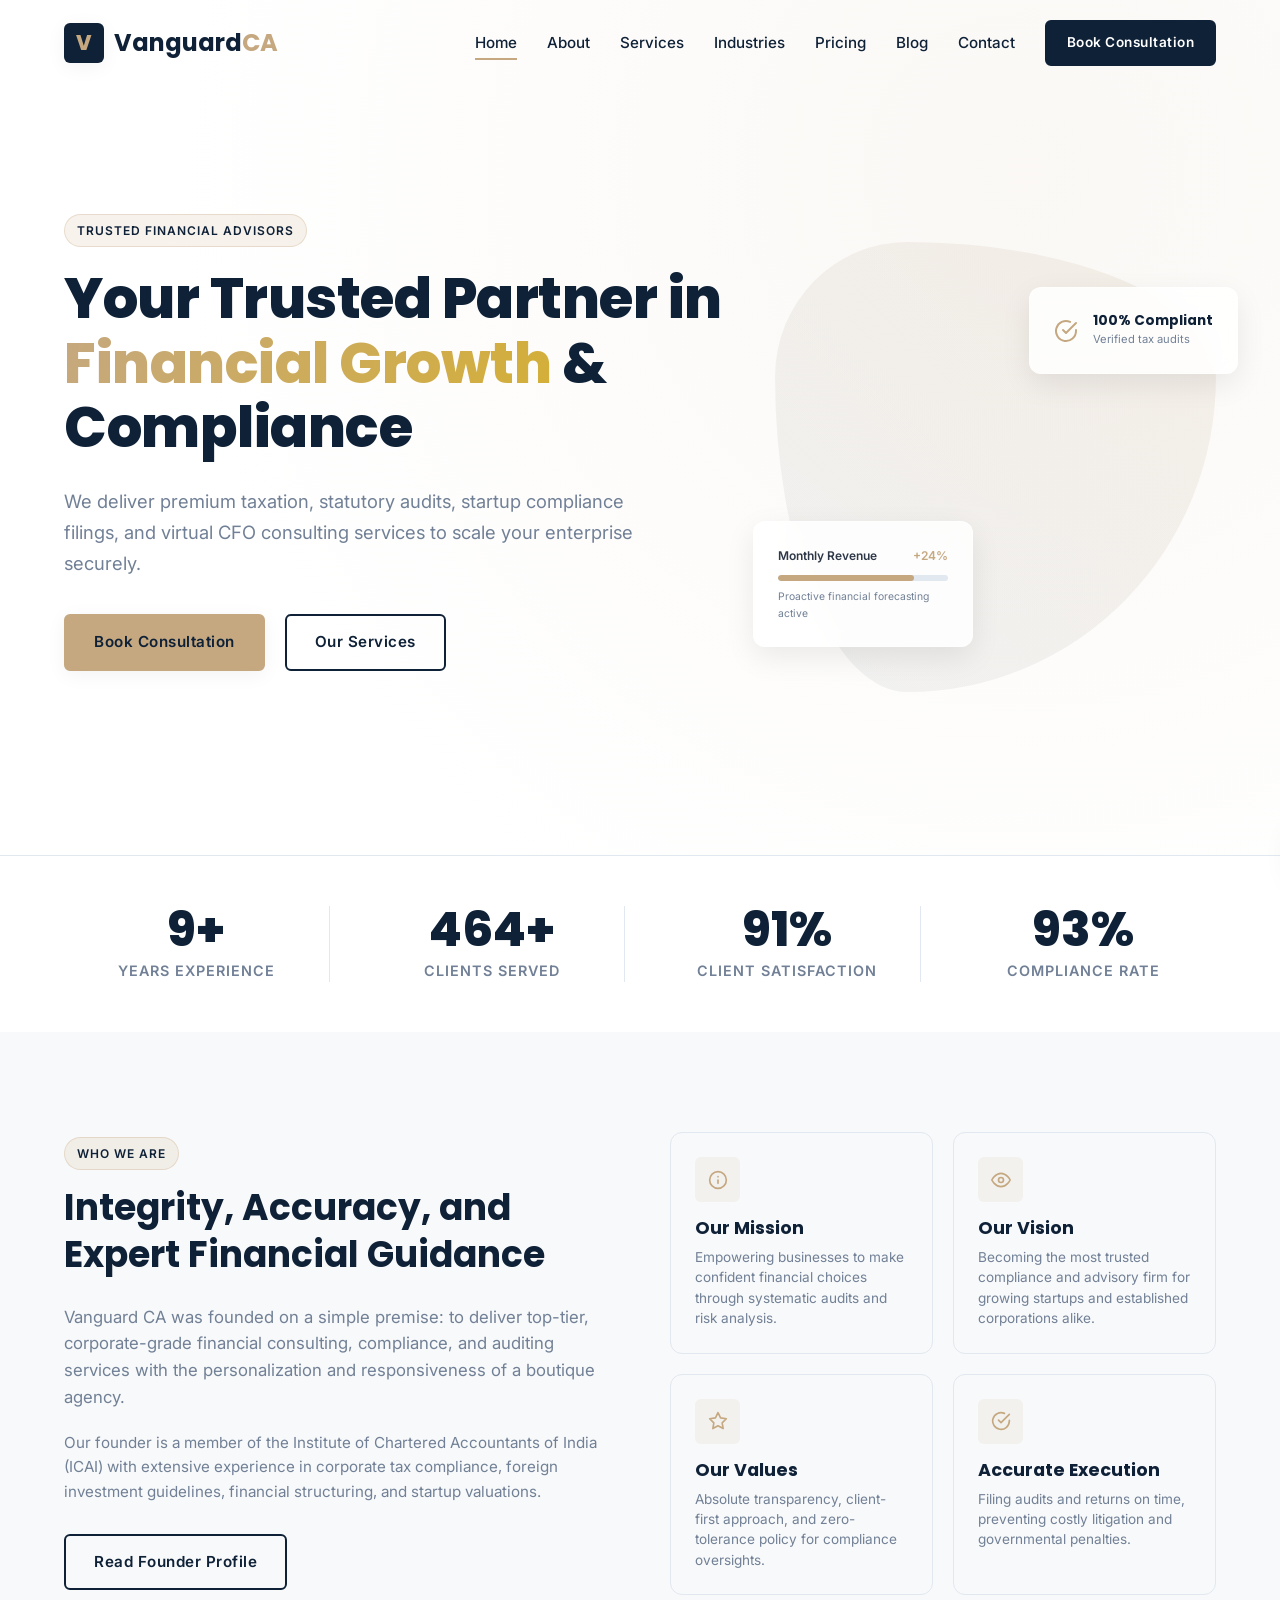
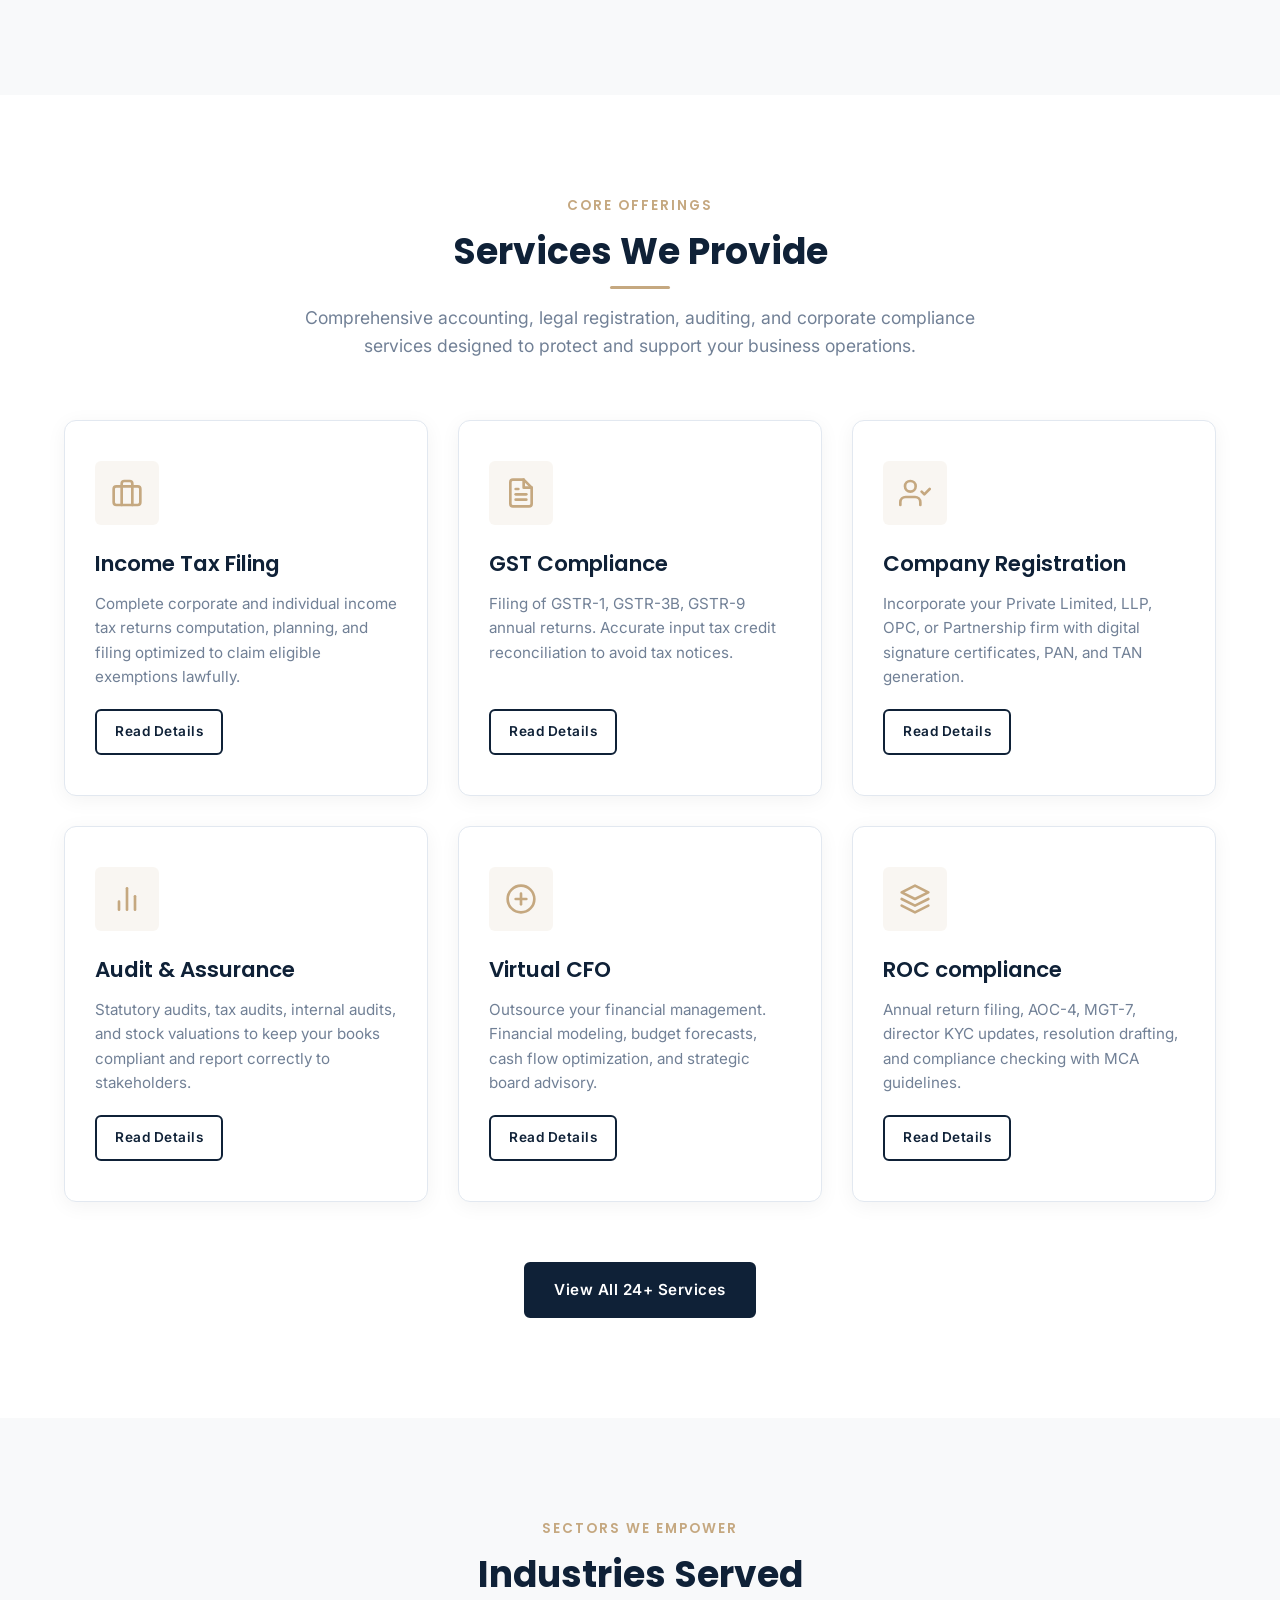
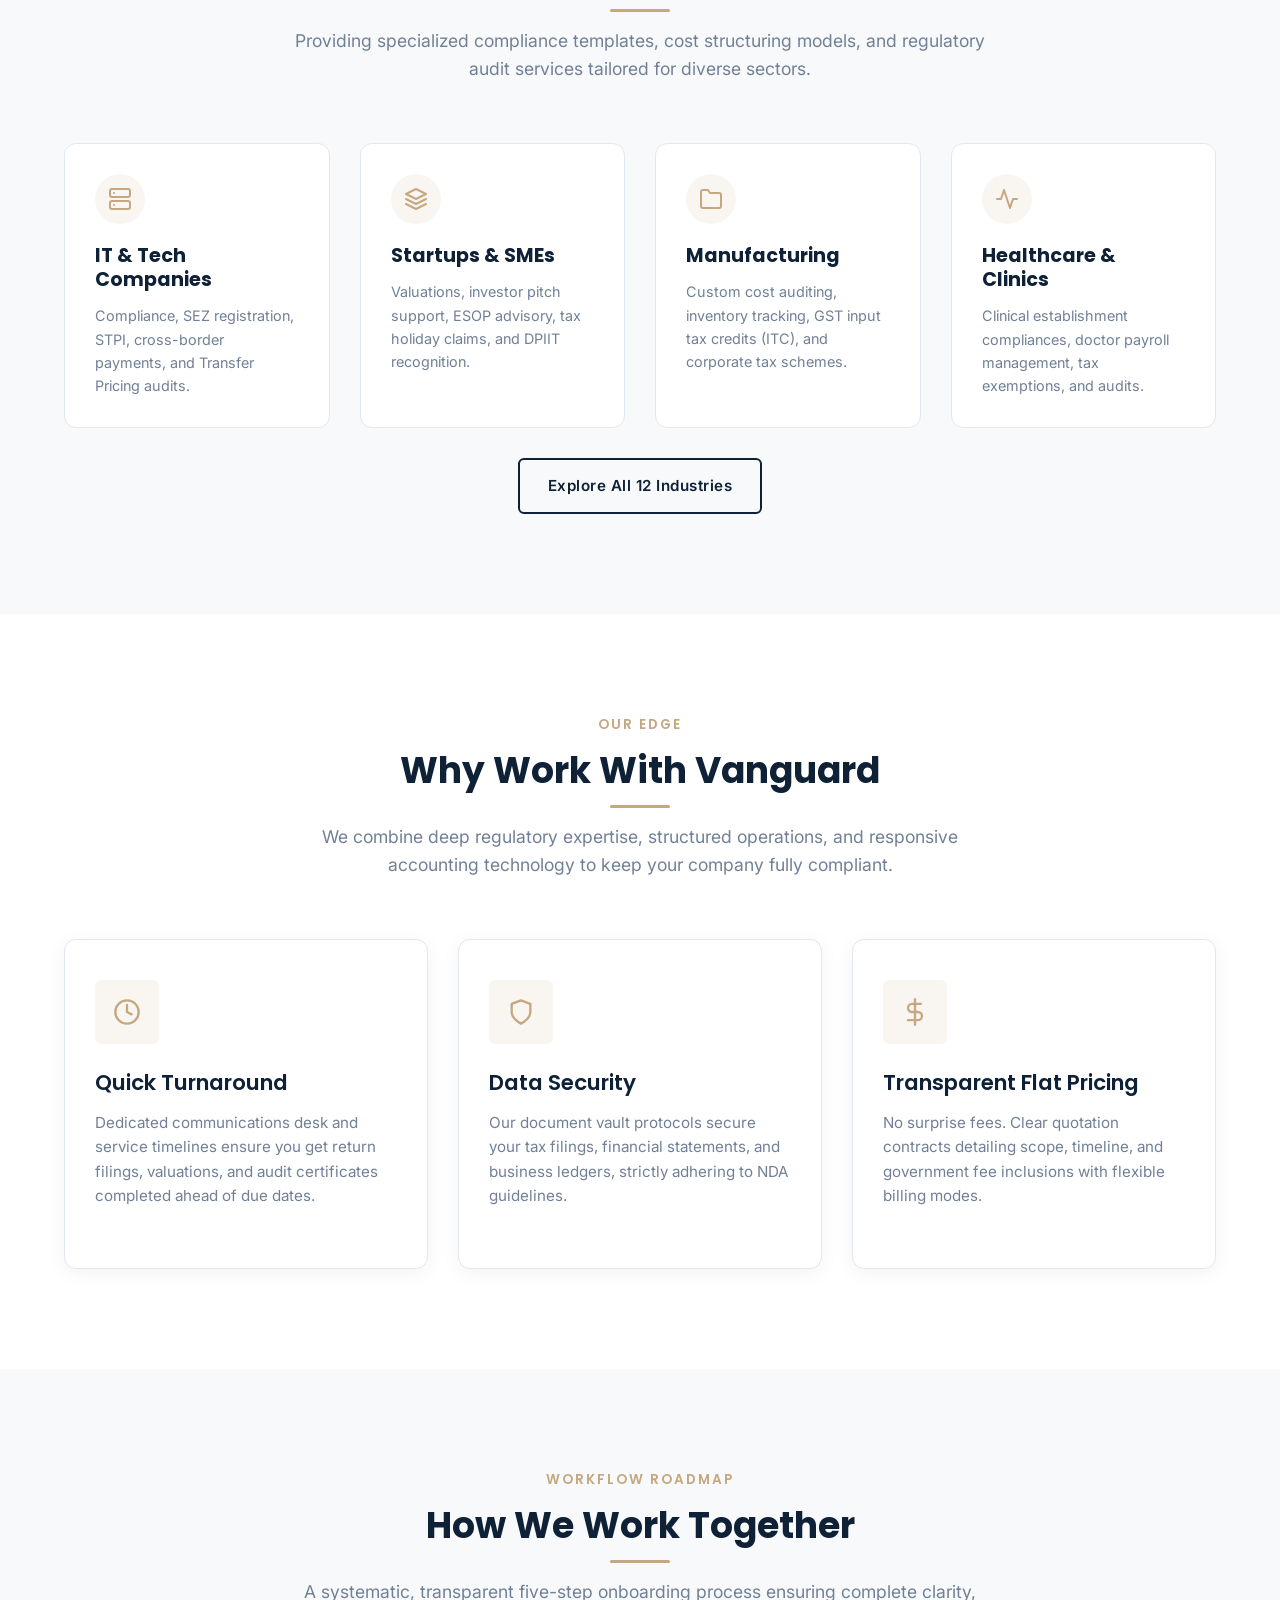
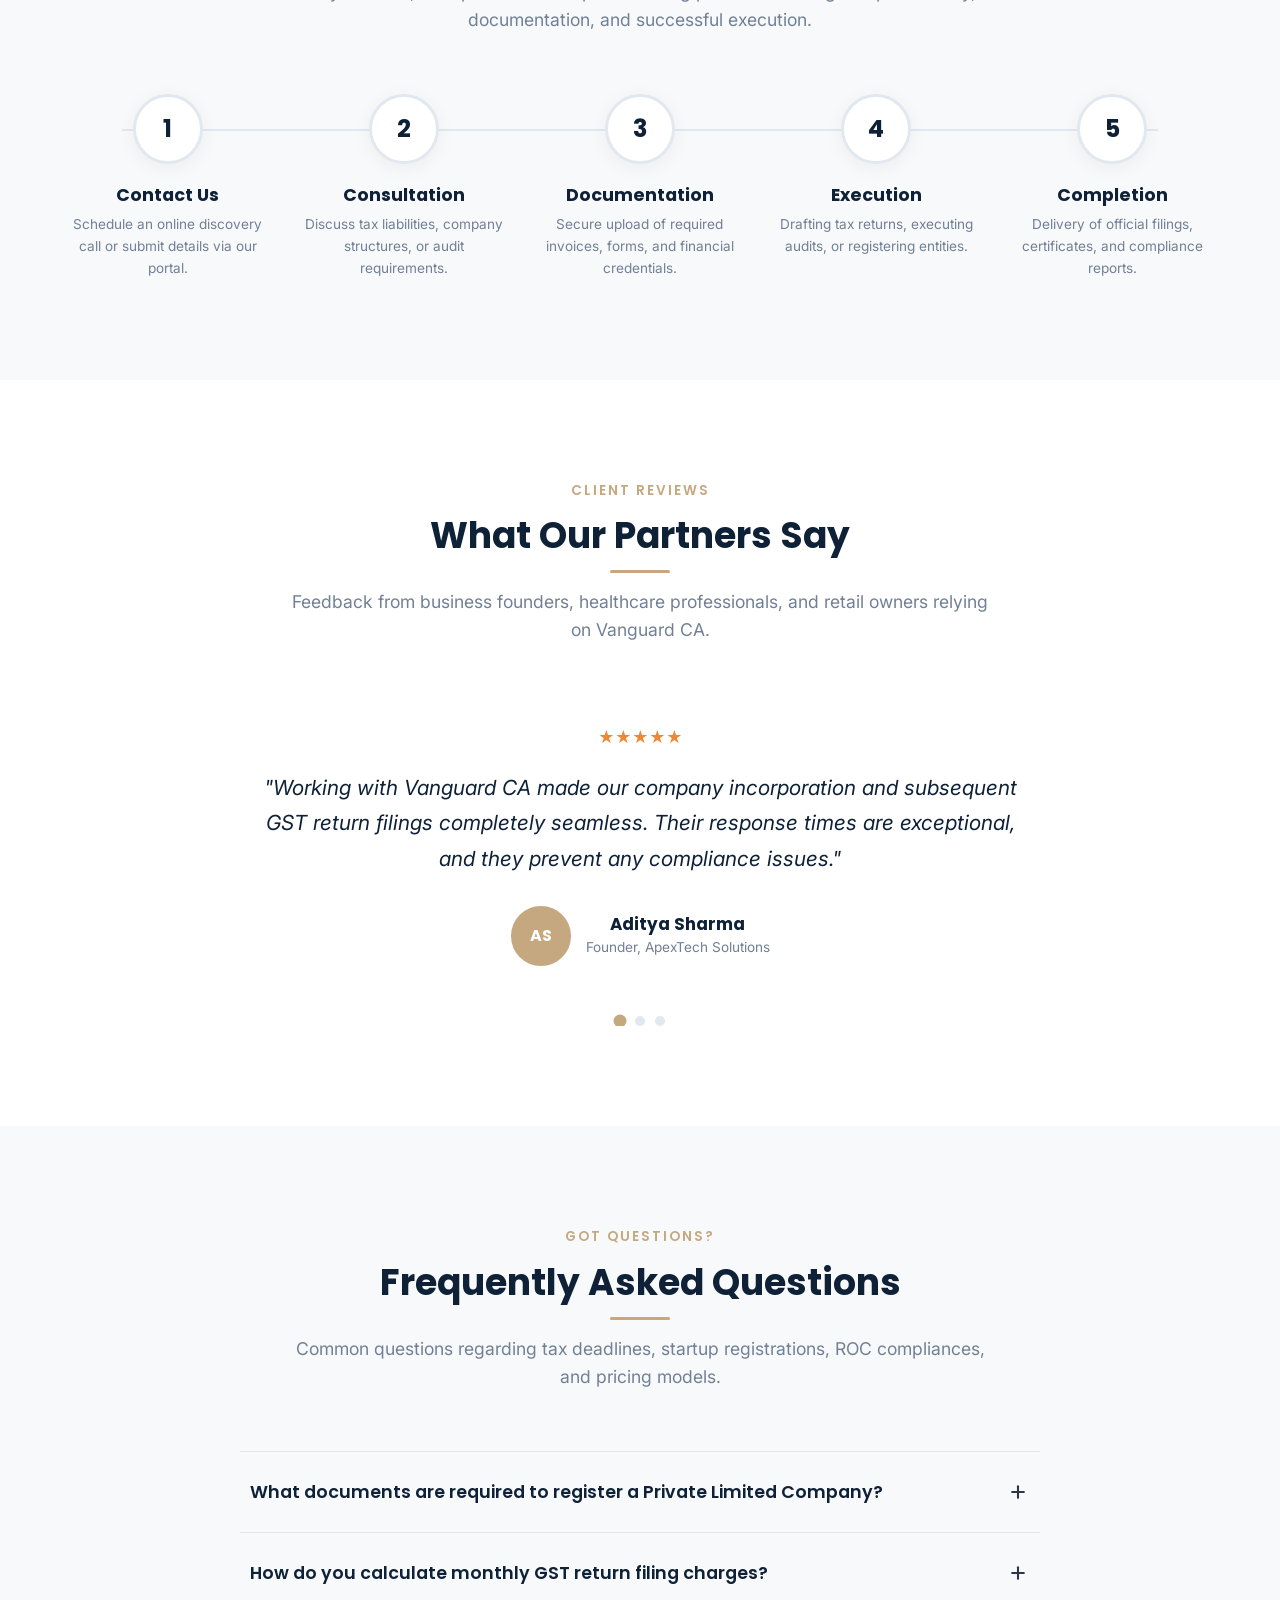
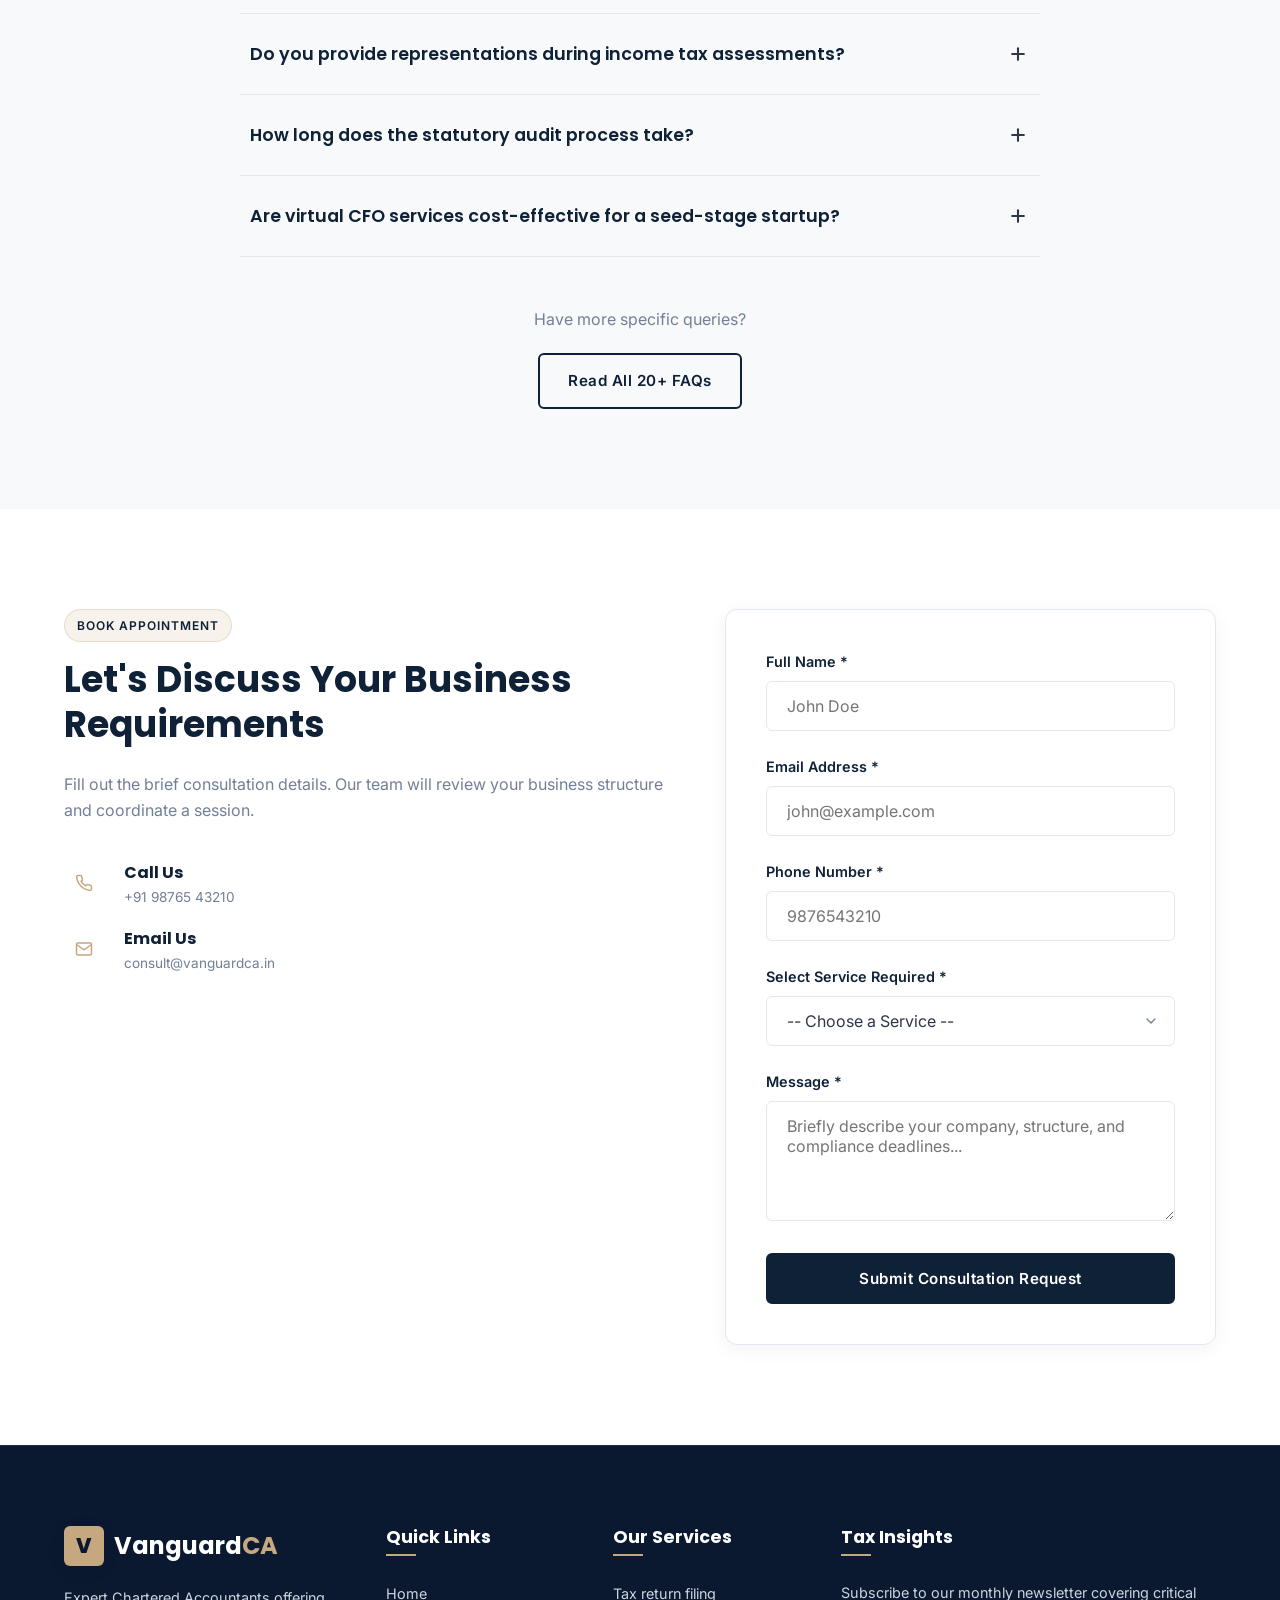
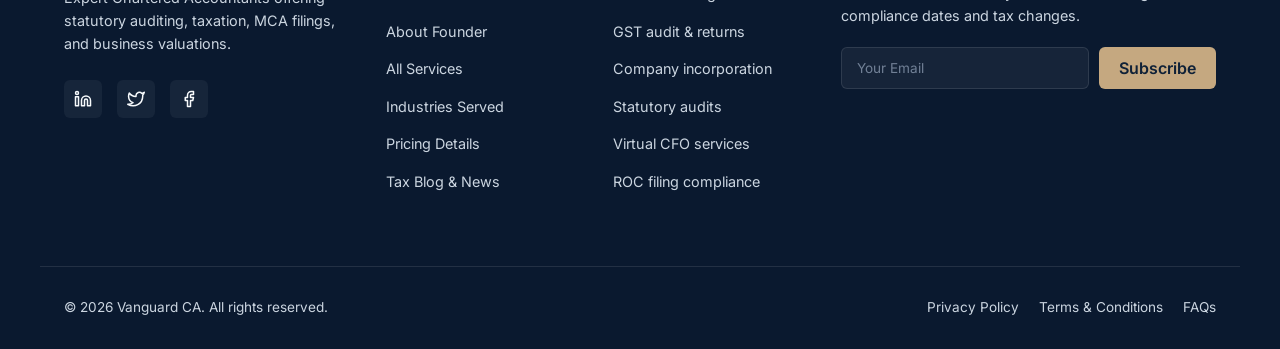
<file: index.html>
<!DOCTYPE html>
<html lang="en">
<head>
  <meta charset="UTF-8">
  <meta name="viewport" content="width=device-width, initial-scale=1.0">
  
  <!-- SEO Meta Tags -->
  <title>Vanguard Chartered Accountants | Trusted Financial & Compliance Partner</title>
  <meta name="description" content="Vanguard Chartered Accountants offers premium tax advisory, GST compliance, audits, corporate registrations, and virtual CFO services for startups and SMEs.">
  <meta name="keywords" content="Chartered Accountant, Income Tax Filing, GST Return, Audit Services, Company Registration, Virtual CFO, Financial Advisory, India CA">
  <link rel="canonical" href="https://ca-practice-placeholder.github.io/index.html">

  <!-- Open Graph / Facebook -->
  <meta property="og:type" content="website">
  <meta property="og:url" content="https://ca-practice-placeholder.github.io/index.html">
  <meta property="og:title" content="Vanguard Chartered Accountants | Trusted Financial & Compliance Partner">
  <meta property="og:description" content="Premium tax filing, corporate registration, GST compliance, audits, and business advisory services for startups and SMEs.">
  <meta property="og:image" content="https://ca-practice-placeholder.github.io/images/hero-preview.jpg">

  <!-- Twitter -->
  <meta property="twitter:card" content="summary_large_image">
  <meta property="twitter:url" content="https://ca-practice-placeholder.github.io/index.html">
  <meta property="twitter:title" content="Vanguard Chartered Accountants | Trusted Financial & Compliance Partner">
  <meta property="twitter:description" content="Premium tax filing, corporate registration, GST compliance, audits, and business advisory services for startups and SMEs.">
  <meta property="twitter:image" content="https://ca-practice-placeholder.github.io/images/hero-preview.jpg">

  <!-- Stylesheets -->
  <link rel="stylesheet" href="css/style.css">
  <link rel="stylesheet" href="css/responsive.css">
</head>
<body>

  <!-- ==========================================================================
       Header / Navbar
       ========================================================================== -->
  <header>
    <div class="container nav-container">
      <a href="index.html" class="logo">
        <div class="logo-symbol">V</div>
        <div class="logo-text">Vanguard<span>CA</span></div>
      </a>
      
      <button class="hamburger" aria-label="Toggle Navigation" aria-expanded="false" aria-controls="nav-menu">
        <span></span>
        <span></span>
        <span></span>
      </button>

      <nav>
        <ul class="nav-menu" id="nav-menu">
          <li><a href="index.html" class="nav-link">Home</a></li>
          <li><a href="about.html" class="nav-link">About</a></li>
          <li><a href="services.html" class="nav-link">Services</a></li>
          <li><a href="industries.html" class="nav-link">Industries</a></li>
          <li><a href="pricing.html" class="nav-link">Pricing</a></li>
          <li><a href="blog.html" class="nav-link">Blog</a></li>
          <li><a href="contact.html" class="nav-link">Contact</a></li>
          <li><a href="contact.html" class="btn btn-primary" style="padding: 10px 20px; font-size: 0.85rem;">Book Consultation</a></li>
        </ul>
      </nav>
    </div>
  </header>

  <!-- ==========================================================================
       Hero Section
       ========================================================================== -->
  <section class="hero">
    <div class="container hero-grid">
      <div class="hero-content reveal">
        <span class="badge">Trusted Financial Advisors</span>
        <h1 class="hero-title">Your Trusted Partner in <span>Financial Growth</span> & Compliance</h1>
        <p class="hero-description">
          We deliver premium taxation, statutory audits, startup compliance filings, and virtual CFO consulting services to scale your enterprise securely.
        </p>
        <div class="hero-actions">
          <a href="contact.html" class="btn btn-accent">Book Consultation</a>
          <a href="services.html" class="btn btn-outline">Our Services</a>
        </div>
      </div>
      
      <div class="hero-image-wrapper reveal reveal-delay-2">
        <div class="hero-illustration">
          <div class="illustration-bg"></div>
          <!-- Floating UI Cards -->
          <div class="illustration-card card-top-right">
            <svg xmlns="http://www.w3.org/2000/svg" width="24" height="24" viewBox="0 0 24 24" fill="none" stroke="currentColor" stroke-width="2" stroke-linecap="round" stroke-linejoin="round" class="text-gold"><path d="M22 11.08V12a10 10 0 1 1-5.93-9.14"></path><polyline points="22 4 12 14.01 9 11.01"></polyline></svg>
            <div>
              <h5 style="font-size: 0.85rem; margin-bottom: 2px;">100% Compliant</h5>
              <p style="font-size: 0.7rem; color: var(--text-muted); margin-bottom: 0;">Verified tax audits</p>
            </div>
          </div>
          <div class="illustration-card card-bottom-left" style="width: 220px;">
            <div style="display: flex; justify-content: space-between; margin-bottom: 10px;">
              <span style="font-size: 0.75rem; font-weight: 600;">Monthly Revenue</span>
              <span class="text-gold" style="font-size: 0.75rem; font-weight: 600;">+24%</span>
            </div>
            <div style="height: 6px; background-color: var(--border-color); border-radius: 3px; overflow: hidden; margin-bottom: 8px;">
              <div style="width: 80%; height: 100%; background-color: var(--accent-gold); border-radius: 3px;"></div>
            </div>
            <p style="font-size: 0.65rem; color: var(--text-muted); margin-bottom: 0;">Proactive financial forecasting active</p>
          </div>
        </div>
      </div>
    </div>
  </section>

  <!-- ==========================================================================
       Statistics Section
       ========================================================================== -->
  <section class="stats-banner">
    <div class="container stats-grid">
      <div class="stat-item">
        <div class="stat-number counter-number" data-target="10" data-suffix="+">0</div>
        <div class="stat-label">Years Experience</div>
      </div>
      <div class="stat-item">
        <div class="stat-number counter-number" data-target="500" data-suffix="+">0</div>
        <div class="stat-label">Clients Served</div>
      </div>
      <div class="stat-item">
        <div class="stat-number counter-number" data-target="98" data-suffix="%">0</div>
        <div class="stat-label">Client Satisfaction</div>
      </div>
      <div class="stat-item">
        <div class="stat-number counter-number" data-target="100" data-suffix="%">0</div>
        <div class="stat-label">Compliance rate</div>
      </div>
    </div>
  </section>

  <!-- ==========================================================================
       About Section
       ========================================================================== -->
  <section class="section bg-light" id="about">
    <div class="container about-summary">
      <div class="reveal">
        <span class="badge" style="margin-bottom: 15px;">Who We Are</span>
        <h2 style="font-size: 2.25rem; margin-bottom: 25px; line-height: 1.3;">Integrity, Accuracy, and Expert Financial Guidance</h2>
        <p style="color: var(--text-muted); margin-bottom: 20px; font-size: 1.05rem;">
          Vanguard CA was founded on a simple premise: to deliver top-tier, corporate-grade financial consulting, compliance, and auditing services with the personalization and responsiveness of a boutique agency.
        </p>
        <p style="color: var(--text-muted); margin-bottom: 30px; font-size: 0.95rem;">
          Our founder is a member of the Institute of Chartered Accountants of India (ICAI) with extensive experience in corporate tax compliance, foreign investment guidelines, financial structuring, and startup valuations.
        </p>
        <a href="about.html" class="btn btn-outline">Read Founder Profile</a>
      </div>
      
      <div class="about-features reveal reveal-delay-2">
        <div class="about-feature-box">
          <div class="card-icon" style="width: 45px; height: 45px; margin-bottom: 15px;">
            <svg xmlns="http://www.w3.org/2000/svg" width="20" height="20" viewBox="0 0 24 24" fill="none" stroke="currentColor" stroke-width="2" stroke-linecap="round" stroke-linejoin="round"><circle cx="12" cy="12" r="10"></circle><line x1="12" y1="16" x2="12" y2="12"></line><line x1="12" y1="8" x2="12.01" y2="8"></line></svg>
          </div>
          <h4>Our Mission</h4>
          <p>Empowering businesses to make confident financial choices through systematic audits and risk analysis.</p>
        </div>
        <div class="about-feature-box">
          <div class="card-icon" style="width: 45px; height: 45px; margin-bottom: 15px;">
            <svg xmlns="http://www.w3.org/2000/svg" width="20" height="20" viewBox="0 0 24 24" fill="none" stroke="currentColor" stroke-width="2" stroke-linecap="round" stroke-linejoin="round"><path d="M1 12s4-8 11-8 11 8 11 8-4 8-11 8-11-8-11-8z"></path><circle cx="12" cy="12" r="3"></circle></svg>
          </div>
          <h4>Our Vision</h4>
          <p>Becoming the most trusted compliance and advisory firm for growing startups and established corporations alike.</p>
        </div>
        <div class="about-feature-box">
          <div class="card-icon" style="width: 45px; height: 45px; margin-bottom: 15px;">
            <svg xmlns="http://www.w3.org/2000/svg" width="20" height="20" viewBox="0 0 24 24" fill="none" stroke="currentColor" stroke-width="2" stroke-linecap="round" stroke-linejoin="round"><polygon points="12 2 15.09 8.26 22 9.27 17 14.14 18.18 21.02 12 17.77 5.82 21.02 7 14.14 2 9.27 8.91 8.26 12 2"></polygon></svg>
          </div>
          <h4>Our Values</h4>
          <p>Absolute transparency, client-first approach, and zero-tolerance policy for compliance oversights.</p>
        </div>
        <div class="about-feature-box">
          <div class="card-icon" style="width: 45px; height: 45px; margin-bottom: 15px;">
            <svg xmlns="http://www.w3.org/2000/svg" width="20" height="20" viewBox="0 0 24 24" fill="none" stroke="currentColor" stroke-width="2" stroke-linecap="round" stroke-linejoin="round"><path d="M22 11.08V12a10 10 0 1 1-5.93-9.14"></path><polyline points="22 4 12 14.01 9 11.01"></polyline></svg>
          </div>
          <h4>Accurate Execution</h4>
          <p>Filing audits and returns on time, preventing costly litigation and governmental penalties.</p>
        </div>
      </div>
    </div>
  </section>

  <!-- ==========================================================================
       Services Section
       ========================================================================== -->
  <section class="section" id="services">
    <div class="container">
      <div class="section-header reveal">
        <span class="subtitle">Core Offerings</span>
        <h2>Services We Provide</h2>
        <p>Comprehensive accounting, legal registration, auditing, and corporate compliance services designed to protect and support your business operations.</p>
      </div>

      <div class="grid grid-3 margin-bottom-lg">
        <!-- Service Card 1 -->
        <div class="card reveal">
          <div class="card-icon">
            <svg xmlns="http://www.w3.org/2000/svg" width="32" height="32" viewBox="0 0 24 24" fill="none" stroke="currentColor" stroke-width="2" stroke-linecap="round" stroke-linejoin="round"><rect x="2" y="7" width="20" height="14" rx="2" ry="2"></rect><path d="M16 21V5a2 2 0 0 0-2-2h-4a2 2 0 0 0-2 2v16"></path></svg>
          </div>
          <h3>Income Tax Filing</h3>
          <p>Complete corporate and individual income tax returns computation, planning, and filing optimized to claim eligible exemptions lawfully.</p>
          <a href="services.html" class="btn btn-outline" style="padding: 10px 18px; font-size: 0.85rem; width: fit-content;">Read Details</a>
        </div>

        <!-- Service Card 2 -->
        <div class="card reveal reveal-delay-1">
          <div class="card-icon">
            <svg xmlns="http://www.w3.org/2000/svg" width="32" height="32" viewBox="0 0 24 24" fill="none" stroke="currentColor" stroke-width="2" stroke-linecap="round" stroke-linejoin="round"><path d="M14 2H6a2 2 0 0 0-2 2v16a2 2 0 0 0 2 2h12a2 2 0 0 0 2-2V8z"></path><polyline points="14 2 14 8 20 8"></polyline><line x1="16" y1="13" x2="8" y2="13"></line><line x1="16" y1="17" x2="8" y2="17"></line><polyline points="10 9 9 9 8 9"></polyline></svg>
          </div>
          <h3>GST Compliance</h3>
          <p>Filing of GSTR-1, GSTR-3B, GSTR-9 annual returns. Accurate input tax credit reconciliation to avoid tax notices.</p>
          <a href="services.html" class="btn btn-outline" style="padding: 10px 18px; font-size: 0.85rem; width: fit-content;">Read Details</a>
        </div>

        <!-- Service Card 3 -->
        <div class="card reveal reveal-delay-2">
          <div class="card-icon">
            <svg xmlns="http://www.w3.org/2000/svg" width="32" height="32" viewBox="0 0 24 24" fill="none" stroke="currentColor" stroke-width="2" stroke-linecap="round" stroke-linejoin="round"><path d="M16 21v-2a4 4 0 0 0-4-4H5a4 4 0 0 0-4 4v2"></path><circle cx="8.5" cy="7" r="4"></circle><polyline points="17 11 19 13 23 9"></polyline></svg>
          </div>
          <h3>Company Registration</h3>
          <p>Incorporate your Private Limited, LLP, OPC, or Partnership firm with digital signature certificates, PAN, and TAN generation.</p>
          <a href="services.html" class="btn btn-outline" style="padding: 10px 18px; font-size: 0.85rem; width: fit-content;">Read Details</a>
        </div>

        <!-- Service Card 4 -->
        <div class="card reveal">
          <div class="card-icon">
            <svg xmlns="http://www.w3.org/2000/svg" width="32" height="32" viewBox="0 0 24 24" fill="none" stroke="currentColor" stroke-width="2" stroke-linecap="round" stroke-linejoin="round"><line x1="18" y1="20" x2="18" y2="10"></line><line x1="12" y1="20" x2="12" y2="4"></line><line x1="6" y1="20" x2="6" y2="14"></line></svg>
          </div>
          <h3>Audit & Assurance</h3>
          <p>Statutory audits, tax audits, internal audits, and stock valuations to keep your books compliant and report correctly to stakeholders.</p>
          <a href="services.html" class="btn btn-outline" style="padding: 10px 18px; font-size: 0.85rem; width: fit-content;">Read Details</a>
        </div>

        <!-- Service Card 5 -->
        <div class="card reveal reveal-delay-1">
          <div class="card-icon">
            <svg xmlns="http://www.w3.org/2000/svg" width="32" height="32" viewBox="0 0 24 24" fill="none" stroke="currentColor" stroke-width="2" stroke-linecap="round" stroke-linejoin="round"><circle cx="12" cy="12" r="10"></circle><line x1="12" y1="8" x2="12" y2="16"></line><line x1="8" y1="12" x2="16" y2="12"></line></svg>
          </div>
          <h3>Virtual CFO</h3>
          <p>Outsource your financial management. Financial modeling, budget forecasts, cash flow optimization, and strategic board advisory.</p>
          <a href="services.html" class="btn btn-outline" style="padding: 10px 18px; font-size: 0.85rem; width: fit-content;">Read Details</a>
        </div>

        <!-- Service Card 6 -->
        <div class="card reveal reveal-delay-2">
          <div class="card-icon">
            <svg xmlns="http://www.w3.org/2000/svg" width="32" height="32" viewBox="0 0 24 24" fill="none" stroke="currentColor" stroke-width="2" stroke-linecap="round" stroke-linejoin="round"><polygon points="12 2 2 7 12 12 22 7 12 2"></polygon><polyline points="2 17 12 22 22 17"></polyline><polyline points="2 12 12 17 22 12"></polyline></svg>
          </div>
          <h3>ROC compliance</h3>
          <p>Annual return filing, AOC-4, MGT-7, director KYC updates, resolution drafting, and compliance checking with MCA guidelines.</p>
          <a href="services.html" class="btn btn-outline" style="padding: 10px 18px; font-size: 0.85rem; width: fit-content;">Read Details</a>
        </div>
      </div>

      <div class="text-center reveal">
        <a href="services.html" class="btn btn-primary">View All 24+ Services</a>
      </div>
    </div>
  </section>

  <!-- ==========================================================================
       Industries Served
       ========================================================================== -->
  <section class="section bg-light" id="industries">
    <div class="container">
      <div class="section-header reveal">
        <span class="subtitle">Sectors We Empower</span>
        <h2>Industries Served</h2>
        <p>Providing specialized compliance templates, cost structuring models, and regulatory audit services tailored for diverse sectors.</p>
      </div>

      <div class="grid grid-4 margin-bottom-md">
        <div class="industry-card reveal">
          <div class="industry-icon">
            <svg xmlns="http://www.w3.org/2000/svg" width="24" height="24" viewBox="0 0 24 24" fill="none" stroke="currentColor" stroke-width="2" stroke-linecap="round" stroke-linejoin="round"><rect x="2" y="2" width="20" height="8" rx="2" ry="2"></rect><rect x="2" y="14" width="20" height="8" rx="2" ry="2"></rect><line x1="6" y1="6" x2="6.01" y2="6"></line><line x1="6" y1="18" x2="6.01" y2="18"></line></svg>
          </div>
          <h3>IT & Tech Companies</h3>
          <p>Compliance, SEZ registration, STPI, cross-border payments, and Transfer Pricing audits.</p>
        </div>

        <div class="industry-card reveal reveal-delay-1">
          <div class="industry-icon">
            <svg xmlns="http://www.w3.org/2000/svg" width="24" height="24" viewBox="0 0 24 24" fill="none" stroke="currentColor" stroke-width="2" stroke-linecap="round" stroke-linejoin="round"><path d="M12 2L2 7l10 5 10-5-10-5z"></path><path d="M2 17l10 5 10-5"></path><path d="M2 12l10 5 10-5"></path></svg>
          </div>
          <h3>Startups & SMEs</h3>
          <p>Valuations, investor pitch support, ESOP advisory, tax holiday claims, and DPIIT recognition.</p>
        </div>

        <div class="industry-card reveal reveal-delay-2">
          <div class="industry-icon">
            <svg xmlns="http://www.w3.org/2000/svg" width="24" height="24" viewBox="0 0 24 24" fill="none" stroke="currentColor" stroke-width="2" stroke-linecap="round" stroke-linejoin="round"><path d="M22 19a2 2 0 0 1-2 2H4a2 2 0 0 1-2-2V5a2 2 0 0 1 2-2h5l2 3h9a2 2 0 0 1 2 2z"></path></svg>
          </div>
          <h3>Manufacturing</h3>
          <p>Custom cost auditing, inventory tracking, GST input tax credits (ITC), and corporate tax schemes.</p>
        </div>

        <div class="industry-card reveal reveal-delay-3">
          <div class="industry-icon">
            <svg xmlns="http://www.w3.org/2000/svg" width="24" height="24" viewBox="0 0 24 24" fill="none" stroke="currentColor" stroke-width="2" stroke-linecap="round" stroke-linejoin="round"><path d="M22 12h-4l-3 9L9 3l-3 9H2"></path></svg>
          </div>
          <h3>Healthcare & Clinics</h3>
          <p>Clinical establishment compliances, doctor payroll management, tax exemptions, and audits.</p>
        </div>
      </div>

      <div class="text-center reveal">
        <a href="industries.html" class="btn btn-outline">Explore All 12 Industries</a>
      </div>
    </div>
  </section>

  <!-- ==========================================================================
       Why Choose Us
       ========================================================================== -->
  <section class="section">
    <div class="container">
      <div class="section-header reveal">
        <span class="subtitle">Our Edge</span>
        <h2>Why Work With Vanguard</h2>
        <p>We combine deep regulatory expertise, structured operations, and responsive accounting technology to keep your company fully compliant.</p>
      </div>

      <div class="grid grid-3">
        <div class="card reveal">
          <div class="card-icon">
            <svg xmlns="http://www.w3.org/2000/svg" width="28" height="28" viewBox="0 0 24 24" fill="none" stroke="currentColor" stroke-width="2" stroke-linecap="round" stroke-linejoin="round"><circle cx="12" cy="12" r="10"></circle><polyline points="12 6 12 12 16 14"></polyline></svg>
          </div>
          <h3>Quick Turnaround</h3>
          <p>Dedicated communications desk and service timelines ensure you get return filings, valuations, and audit certificates completed ahead of due dates.</p>
        </div>

        <div class="card reveal reveal-delay-1">
          <div class="card-icon">
            <svg xmlns="http://www.w3.org/2000/svg" width="28" height="28" viewBox="0 0 24 24" fill="none" stroke="currentColor" stroke-width="2" stroke-linecap="round" stroke-linejoin="round"><path d="M12 22s8-4 8-10V5l-8-3-8 3v7c0 6 8 10 8 10z"></path></svg>
          </div>
          <h3>Data Security</h3>
          <p>Our document vault protocols secure your tax filings, financial statements, and business ledgers, strictly adhering to NDA guidelines.</p>
        </div>

        <div class="card reveal reveal-delay-2">
          <div class="card-icon">
            <svg xmlns="http://www.w3.org/2000/svg" width="28" height="28" viewBox="0 0 24 24" fill="none" stroke="currentColor" stroke-width="2" stroke-linecap="round" stroke-linejoin="round"><line x1="12" y1="1" x2="12" y2="23"></line><path d="M17 5H9.5a3.5 3.5 0 0 0 0 7h5a3.5 3.5 0 0 1 0 7H6"></path></svg>
          </div>
          <h3>Transparent Flat Pricing</h3>
          <p>No surprise fees. Clear quotation contracts detailing scope, timeline, and government fee inclusions with flexible billing modes.</p>
        </div>
      </div>
    </div>
  </section>

  <!-- ==========================================================================
       Process Section
       ========================================================================== -->
  <section class="section bg-light" id="process">
    <div class="container">
      <div class="section-header reveal">
        <span class="subtitle">Workflow Roadmap</span>
        <h2>How We Work Together</h2>
        <p>A systematic, transparent five-step onboarding process ensuring complete clarity, documentation, and successful execution.</p>
      </div>

      <div class="process-timeline reveal">
        <div class="process-step">
          <div class="process-circle">1</div>
          <div class="process-step-info">
            <h3>Contact Us</h3>
            <p>Schedule an online discovery call or submit details via our portal.</p>
          </div>
        </div>

        <div class="process-step">
          <div class="process-circle">2</div>
          <div class="process-step-info">
            <h3>Consultation</h3>
            <p>Discuss tax liabilities, company structures, or audit requirements.</p>
          </div>
        </div>

        <div class="process-step">
          <div class="process-circle">3</div>
          <div class="process-step-info">
            <h3>Documentation</h3>
            <p>Secure upload of required invoices, forms, and financial credentials.</p>
          </div>
        </div>

        <div class="process-step">
          <div class="process-circle">4</div>
          <div class="process-step-info">
            <h3>Execution</h3>
            <p>Drafting tax returns, executing audits, or registering entities.</p>
          </div>
        </div>

        <div class="process-step">
          <div class="process-circle">5</div>
          <div class="process-step-info">
            <h3>Completion</h3>
            <p>Delivery of official filings, certificates, and compliance reports.</p>
          </div>
        </div>
      </div>
    </div>
  </section>

  <!-- ==========================================================================
       Testimonials Section
       ========================================================================== -->
  <section class="section">
    <div class="container">
      <div class="section-header reveal">
        <span class="subtitle">Client Reviews</span>
        <h2>What Our Partners Say</h2>
        <p>Feedback from business founders, healthcare professionals, and retail owners relying on Vanguard CA.</p>
      </div>

      <div class="testimonial-slider-container reveal">
        <div class="testimonial-wrapper">
          <!-- Slide 1 -->
          <div class="testimonial-slide">
            <div class="testimonial-rating">
              ★★★★★
            </div>
            <p class="testimonial-text">
              "Working with Vanguard CA made our company incorporation and subsequent GST return filings completely seamless. Their response times are exceptional, and they prevent any compliance issues."
            </p>
            <div class="testimonial-meta">
              <div class="testimonial-avatar" style="background: #C5A880; color: #FFF; display: flex; align-items: center; justify-content: center; font-weight: bold; font-family: var(--font-heading);">AS</div>
              <div class="testimonial-info">
                <h4>Aditya Sharma</h4>
                <p>Founder, ApexTech Solutions</p>
              </div>
            </div>
          </div>

          <!-- Slide 2 -->
          <div class="testimonial-slide">
            <div class="testimonial-rating">
              ★★★★★
            </div>
            <p class="testimonial-text">
              "Their virtual CFO package gave us the necessary financial forecasting structures to secure our Series A funding. The cost allocation audit saved us over 15% in operational wastes."
            </p>
            <div class="testimonial-meta">
              <div class="testimonial-avatar" style="background: #0A192F; color: #FFF; display: flex; align-items: center; justify-content: center; font-weight: bold; font-family: var(--font-heading);">RM</div>
              <div class="testimonial-info">
                <h4>Rohan Mehta</h4>
                <p>CFO, GreenGrid Manufacturing</p>
              </div>
            </div>
          </div>

          <!-- Slide 3 -->
          <div class="testimonial-slide">
            <div class="testimonial-rating">
              ★★★★★
            </div>
            <p class="testimonial-text">
              "Being a doctor, clinical tax regulations were hard to track. Vanguard CA streamlined our professional taxation filings, saving me valuable hours and maximizing eligible refunds."
            </p>
            <div class="testimonial-meta">
              <div class="testimonial-avatar" style="background: #172A45; color: #FFF; display: flex; align-items: center; justify-content: center; font-weight: bold; font-family: var(--font-heading);">Dr</div>
              <div class="testimonial-info">
                <h4>Dr. Priya Patel</h4>
                <p>Director, CareLine Dental Clinic</p>
              </div>
            </div>
          </div>
        </div>

        <div class="slider-controls">
          <!-- Dots will be populated by JS -->
        </div>
      </div>
    </div>
  </section>

  <!-- ==========================================================================
       FAQ Section
       ========================================================================== -->
  <section class="section bg-light" id="faq">
    <div class="container">
      <div class="section-header reveal">
        <span class="subtitle">Got Questions?</span>
        <h2>Frequently Asked Questions</h2>
        <p>Common questions regarding tax deadlines, startup registrations, ROC compliances, and pricing models.</p>
      </div>

      <div class="faq-container reveal">
        <div class="faq-item">
          <div class="faq-header">
            <h3>What documents are required to register a Private Limited Company?</h3>
            <div class="faq-icon">
              <svg xmlns="http://www.w3.org/2000/svg" width="20" height="20" viewBox="0 0 24 24" fill="none" stroke="currentColor" stroke-width="2.5" stroke-linecap="round" stroke-linejoin="round"><line x1="12" y1="5" x2="12" y2="19"></line><line x1="5" y1="12" x2="19" y2="12"></line></svg>
            </div>
          </div>
          <div class="faq-body">
            <div class="faq-content">
              To incorporate a Pvt Ltd company, you need PAN card copies, Aadhaar card copies, passport-size photographs of all directors, along with proof of registered office address (Utility bill like electricity/gas bill and a No Objection Certificate from the property owner).
            </div>
          </div>
        </div>

        <div class="faq-item">
          <div class="faq-header">
            <h3>How do you calculate monthly GST return filing charges?</h3>
            <div class="faq-icon">
              <svg xmlns="http://www.w3.org/2000/svg" width="20" height="20" viewBox="0 0 24 24" fill="none" stroke="currentColor" stroke-width="2.5" stroke-linecap="round" stroke-linejoin="round"><line x1="12" y1="5" x2="12" y2="19"></line><line x1="5" y1="12" x2="19" y2="12"></line></svg>
            </div>
          </div>
          <div class="faq-body">
            <div class="faq-content">
              Our GST packages depend on the number of monthly invoice transactions and the state-level registrations you hold. We charge flat monthly plans starting at standard rates, including GSTR-1, GSTR-3B filings, and ITC reconciliation. Check our <a href="pricing.html" class="text-gold">pricing matrix</a> for details.
            </div>
          </div>
        </div>

        <div class="faq-item">
          <div class="faq-header">
            <h3>Do you provide representations during income tax assessments?</h3>
            <div class="faq-icon">
              <svg xmlns="http://www.w3.org/2000/svg" width="20" height="20" viewBox="0 0 24 24" fill="none" stroke="currentColor" stroke-width="2.5" stroke-linecap="round" stroke-linejoin="round"><line x1="12" y1="5" x2="12" y2="19"></line><line x1="5" y1="12" x2="19" y2="12"></line></svg>
            </div>
          </div>
          <div class="faq-body">
            <div class="faq-content">
              Yes, we provide representation services for notices, scrutiny cases, and rectification filings. We represent your case professionally before the Income Tax Department authorities, preparing legal submissions and reconciliations.
            </div>
          </div>
        </div>

        <div class="faq-item">
          <div class="faq-header">
            <h3>How long does the statutory audit process take?</h3>
            <div class="faq-icon">
              <svg xmlns="http://www.w3.org/2000/svg" width="20" height="20" viewBox="0 0 24 24" fill="none" stroke="currentColor" stroke-width="2.5" stroke-linecap="round" stroke-linejoin="round"><line x1="12" y1="5" x2="12" y2="19"></line><line x1="5" y1="12" x2="19" y2="12"></line></svg>
            </div>
          </div>
          <div class="faq-body">
            <div class="faq-content">
              A standard statutory audit takes between 2 to 4 weeks depending on the volume of ledger accounts, invoice verifications, and physical stock records. We coordinate closely with your in-house accounting team to expedite execution.
            </div>
          </div>
        </div>

        <div class="faq-item">
          <div class="faq-header">
            <h3>Are virtual CFO services cost-effective for a seed-stage startup?</h3>
            <div class="faq-icon">
              <svg xmlns="http://www.w3.org/2000/svg" width="20" height="20" viewBox="0 0 24 24" fill="none" stroke="currentColor" stroke-width="2.5" stroke-linecap="round" stroke-linejoin="round"><line x1="12" y1="5" x2="12" y2="19"></line><line x1="5" y1="12" x2="19" y2="12"></line></svg>
            </div>
          </div>
          <div class="faq-body">
            <div class="faq-content">
              Absolutely. Hiring a full-time experienced CFO is expensive. Our Virtual CFO package grants you access to top-tier financial models, cash burn analysis, compliance calendars, and investor updates at a fraction of the cost, scaling as you raise capitals.
            </div>
          </div>
        </div>
      </div>
      
      <div class="text-center reveal" style="margin-top: 50px;">
        <p style="color: var(--text-muted); margin-bottom: 20px;">Have more specific queries?</p>
        <a href="contact.html#faq" class="btn btn-outline">Read All 20+ FAQs</a>
      </div>
    </div>
  </section>

  <!-- ==========================================================================
       Quick Query / Contact Section
       ========================================================================== -->
  <section class="section" id="quick-contact">
    <div class="container contact-layout">
      <div class="reveal">
        <span class="badge" style="margin-bottom: 15px;">Book Appointment</span>
        <h2 style="font-size: 2.25rem; margin-bottom: 25px;">Let's Discuss Your Business Requirements</h2>
        <p style="color: var(--text-muted); margin-bottom: 40px;">
          Fill out the brief consultation details. Our team will review your business structure and coordinate a session.
        </p>
        
        <div class="contact-details" style="gap: 20px;">
          <div class="contact-detail-item">
            <div class="contact-detail-icon" style="width: 40px; height: 40px;">
              <svg xmlns="http://www.w3.org/2000/svg" width="18" height="18" viewBox="0 0 24 24" fill="none" stroke="currentColor" stroke-width="2"><path d="M22 16.92v3a2 2 0 0 1-2.18 2 19.79 19.79 0 0 1-8.63-3.07 19.5 19.5 0 0 1-6-6 19.79 19.79 0 0 1-3.07-8.67A2 2 0 0 1 4.11 2h3a2 2 0 0 1 2 1.72 12.84 12.84 0 0 0 .7 2.81 2 2 0 0 1-.45 2.11L8.09 9.91a16 16 0 0 0 6 6l1.27-1.27a2 2 0 0 1 2.11-.45 12.84 12.84 0 0 0 2.81.7A2 2 0 0 1 22 16.92z"></path></svg>
            </div>
            <div class="contact-detail-text">
              <h4 style="color: var(--primary-navy);">Call Us</h4>
              <p style="color: var(--text-muted); font-size: 0.85rem;">+91 98765 43210</p>
            </div>
          </div>
          <div class="contact-detail-item">
            <div class="contact-detail-icon" style="width: 40px; height: 40px;">
              <svg xmlns="http://www.w3.org/2000/svg" width="18" height="18" viewBox="0 0 24 24" fill="none" stroke="currentColor" stroke-width="2"><path d="M4 4h16c1.1 0 2 .9 2 2v12c0 1.1-.9 2-2 2H4c-1.1 0-2-.9-2-2V6c0-1.1.9-2 2-2z"></path><polyline points="22,6 12,13 2,6"></polyline></svg>
            </div>
            <div class="contact-detail-text">
              <h4 style="color: var(--primary-navy);">Email Us</h4>
              <p style="color: var(--text-muted); font-size: 0.85rem;">consult@vanguardca.in</p>
            </div>
          </div>
        </div>
      </div>

      <div class="reveal reveal-delay-2">
        <div class="card" style="padding: 40px;">
          <form class="validated-form" novalidate>
            <div class="form-group">
              <label for="name">Full Name *</label>
              <input type="text" id="name" name="name" class="form-control" placeholder="John Doe" required>
            </div>
            <div class="form-group">
              <label for="email">Email Address *</label>
              <input type="email" id="email" name="email" class="form-control" placeholder="john@example.com" required>
            </div>
            <div class="form-group">
              <label for="phone">Phone Number *</label>
              <input type="tel" id="phone" name="phone" class="form-control" placeholder="9876543210" required>
            </div>
            <div class="form-group">
              <label for="service">Select Service Required *</label>
              <select id="service" name="service" class="form-control" required style="-webkit-appearance: none; -moz-appearance: none; appearance: none; background-image: url('data:image/svg+xml;utf8,%3Csvg xmlns=%22http://www.w3.org/2000/svg%22 width=%2224%22 height=%2224%22 viewBox=%220 0 24 24%22 fill=%22none%22 stroke=%22%23718096%22 stroke-width=%222%22 stroke-linecap=%22round%22 stroke-linejoin=%22round%22%3E%3Cpolyline points=%226 9 12 15 18 9%22%3E%3C/polyline%3E%3C/svg%3E'); background-repeat: no-repeat; background-position: right 15px center; background-size: 16px;">
                <option value="">-- Choose a Service --</option>
                <option value="tax-filing">Income Tax Filing</option>
                <option value="gst-compliance">GST Registration & Filing</option>
                <option value="company-registration">Company Incorporation</option>
                <option value="audit-assurance">Statutory / Internal Audit</option>
                <option value="virtual-cfo">Virtual CFO / Advisory</option>
                <option value="other">Other Compliances</option>
              </select>
            </div>
            <div class="form-group">
              <label for="message">Message *</label>
              <textarea id="message" name="message" class="form-control" placeholder="Briefly describe your company, structure, and compliance deadlines..." required></textarea>
            </div>
            <button type="submit" class="btn btn-primary" style="width: 100%;">Submit Consultation Request</button>
          </form>
        </div>
      </div>
    </div>
  </section>

  <!-- ==========================================================================
       Footer
       ========================================================================== -->
  <footer>
    <div class="container footer-grid">
      <div class="footer-brand">
        <a href="index.html" class="logo">
          <div class="logo-symbol" style="background: var(--accent-gold); color: var(--primary-dark);">V</div>
          <div class="logo-text" style="color: var(--bg-white);">Vanguard<span>CA</span></div>
        </a>
        <p>Expert Chartered Accountants offering statutory auditing, taxation, MCA filings, and business valuations.</p>
        <div class="social-links">
          <a href="#" class="social-link" aria-label="LinkedIn">
            <svg xmlns="http://www.w3.org/2000/svg" width="18" height="18" viewBox="0 0 24 24" fill="none" stroke="currentColor" stroke-width="2" stroke-linecap="round" stroke-linejoin="round"><path d="M16 8a6 6 0 0 1 6 6v7h-4v-7a2 2 0 0 0-2-2 2 2 0 0 0-2 2v7h-4v-7a6 6 0 0 1 6-6z"></path><rect x="2" y="9" width="4" height="12"></rect><circle cx="4" cy="4" r="2"></circle></svg>
          </a>
          <a href="#" class="social-link" aria-label="Twitter">
            <svg xmlns="http://www.w3.org/2000/svg" width="18" height="18" viewBox="0 0 24 24" fill="none" stroke="currentColor" stroke-width="2" stroke-linecap="round" stroke-linejoin="round"><path d="M23 3a10.9 10.9 0 0 1-3.14 1.53 4.48 4.48 0 0 0-7.86 3v1A10.66 10.66 0 0 1 3 4s-4 9 5 13a11.64 11.64 0 0 1-7 2c9 5 20 0 20-11.5a4.5 4.5 0 0 0-.08-.83A7.72 7.72 0 0 0 23 3z"></path></svg>
          </a>
          <a href="#" class="social-link" aria-label="Facebook">
            <svg xmlns="http://www.w3.org/2000/svg" width="18" height="18" viewBox="0 0 24 24" fill="none" stroke="currentColor" stroke-width="2" stroke-linecap="round" stroke-linejoin="round"><path d="M18 2h-3a5 5 0 0 0-5 5v3H7v4h3v8h4v-8h3l1-4h-4V7a1 1 0 0 1 1-1h3z"></path></svg>
          </a>
        </div>
      </div>

      <div class="footer-links">
        <h4>Quick Links</h4>
        <ul class="footer-links-list">
          <li><a href="index.html">Home</a></li>
          <li><a href="about.html">About Founder</a></li>
          <li><a href="services.html">All Services</a></li>
          <li><a href="industries.html">Industries Served</a></li>
          <li><a href="pricing.html">Pricing Details</a></li>
          <li><a href="blog.html">Tax Blog & News</a></li>
        </ul>
      </div>

      <div class="footer-links">
        <h4>Our Services</h4>
        <ul class="footer-links-list">
          <li><a href="services.html#taxation">Tax return filing</a></li>
          <li><a href="services.html#gst">GST audit & returns</a></li>
          <li><a href="services.html#corporate">Company incorporation</a></li>
          <li><a href="services.html#audit">Statutory audits</a></li>
          <li><a href="services.html#advisory">Virtual CFO services</a></li>
          <li><a href="services.html#compliance">ROC filing compliance</a></li>
        </ul>
      </div>

      <div class="footer-newsletter">
        <h4>Tax Insights</h4>
        <p>Subscribe to our monthly newsletter covering critical compliance dates and tax changes.</p>
        <form class="newsletter-form" action="#" method="POST">
          <input type="email" placeholder="Your Email" aria-label="Email address" required>
          <button type="submit">Subscribe</button>
        </form>
      </div>
    </div>

    <div class="container footer-bottom flex-between">
      <div>
        &copy; 2026 Vanguard CA. All rights reserved.
      </div>
      <div class="footer-bottom-links">
        <a href="#">Privacy Policy</a>
        <a href="#">Terms & Conditions</a>
        <a href="contact.html#faq">FAQs</a>
      </div>
    </div>
  </footer>

  <!-- ==========================================================================
       Utility Buttons / Modals
       ========================================================================== -->
  <button class="back-to-top flex-center" aria-label="Back to Top">
    <svg xmlns="http://www.w3.org/2000/svg" width="20" height="20" viewBox="0 0 24 24" fill="none" stroke="currentColor" stroke-width="3" stroke-linecap="round" stroke-linejoin="round"><polyline points="18 15 12 9 6 15"></polyline></svg>
  </button>

  <!-- Scripts -->
  <script src="js/script.js"></script>
</body>
</html>
</file>
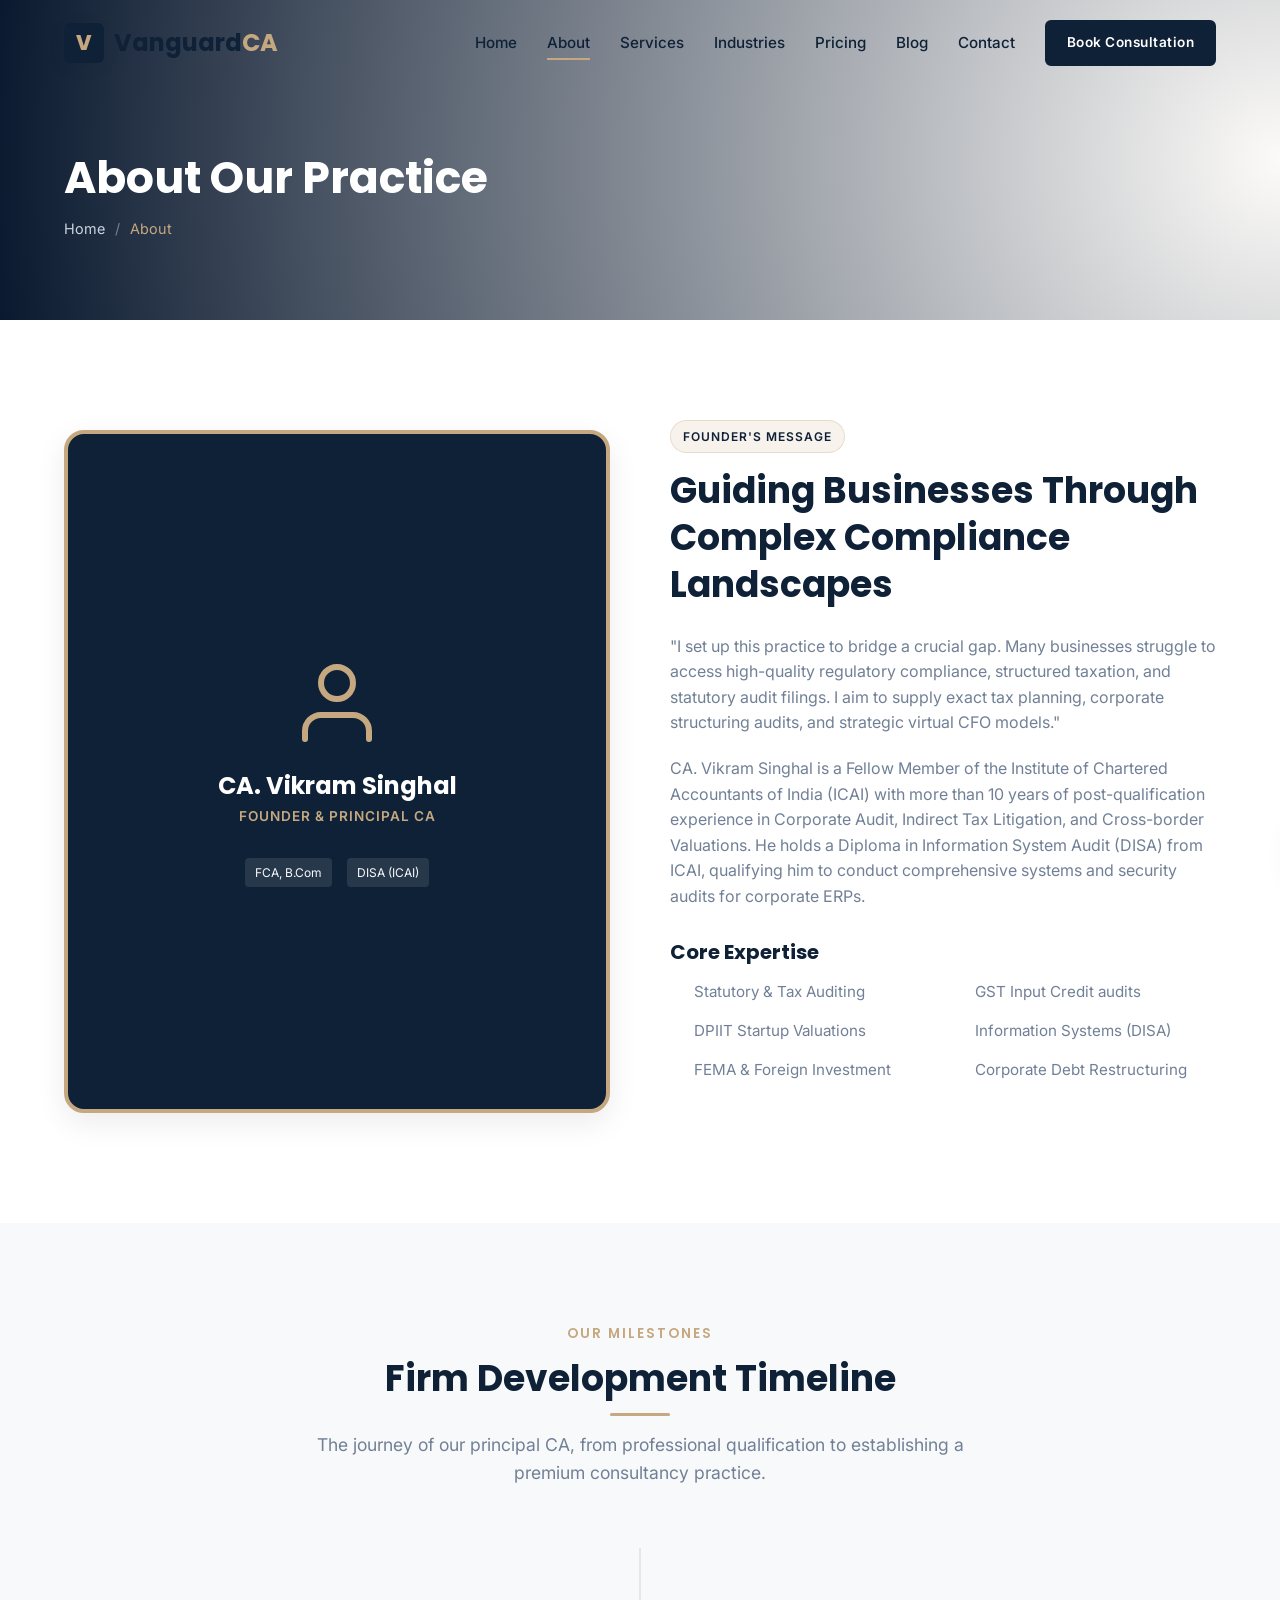
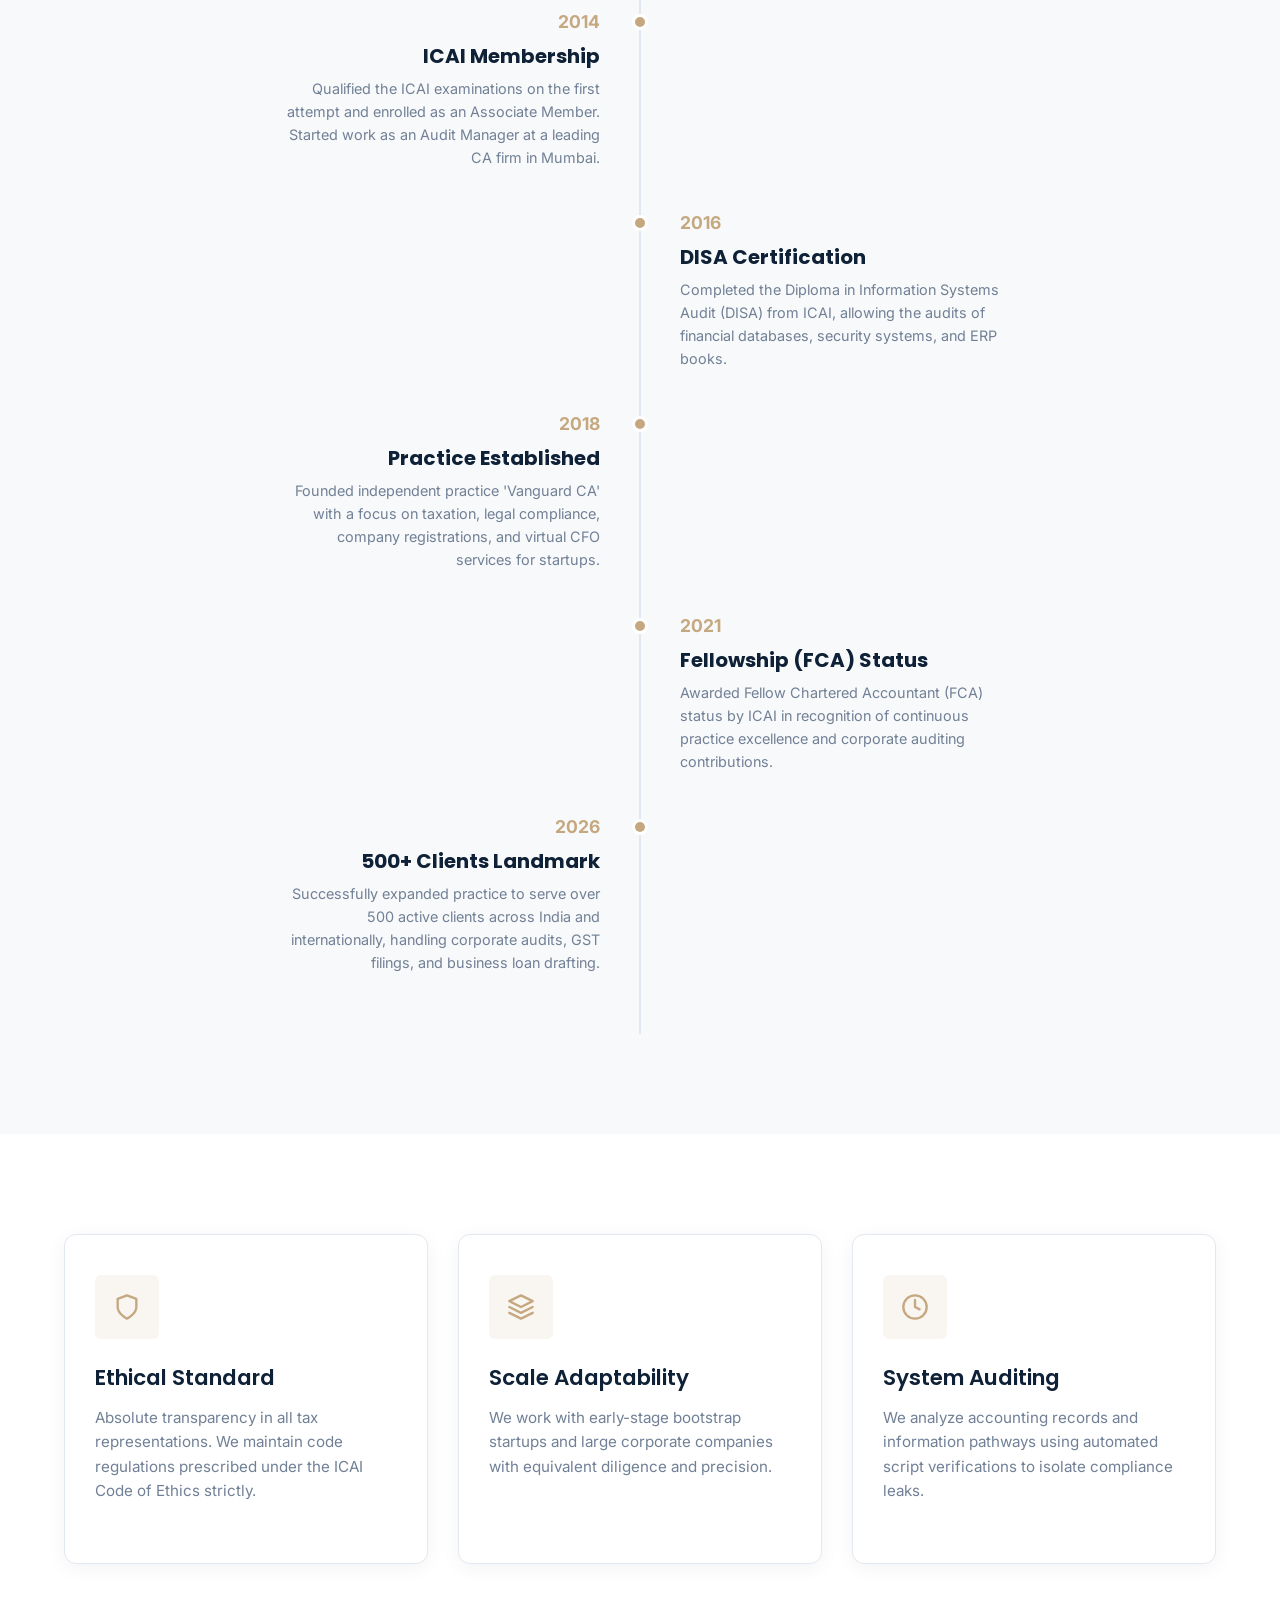
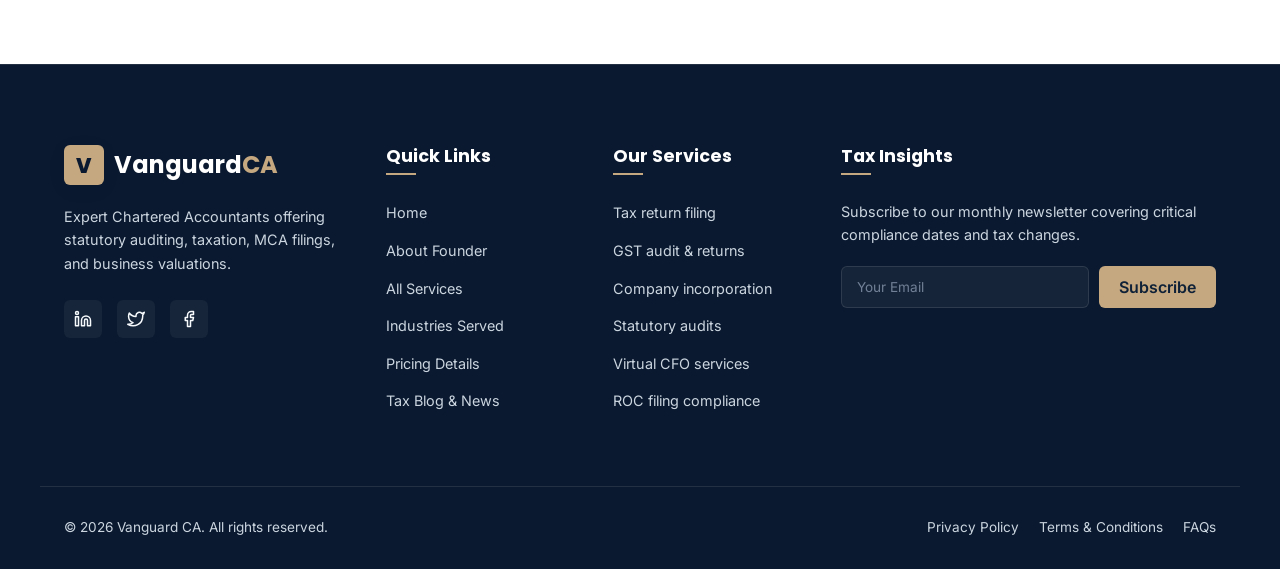
<file: about.html>
<!DOCTYPE html>
<html lang="en">
<head>
  <meta charset="UTF-8">
  <meta name="viewport" content="width=device-width, initial-scale=1.0">
  
  <!-- SEO Meta Tags -->
  <title>About Vanguard CA | Founder Credentials & Experience</title>
  <meta name="description" content="Learn about Vanguard CA, our qualifications (FCA, ICAI, DISA), timeline, milestones, and our mission to provide accurate corporate tax consultancy.">
  <meta name="keywords" content="FCA, ICAI, Chartered Accountant Qualifications, CA founder, financial audit experience, Vanguard CA team">
  <link rel="canonical" href="https://ca-practice-placeholder.github.io/about.html">

  <!-- Open Graph & Twitter -->
  <meta property="og:title" content="About Vanguard CA | Founder Credentials & Experience">
  <meta property="og:description" content="Learn about Vanguard CA, our qualifications (FCA, ICAI, DISA), timeline, milestones, and our mission to provide accurate corporate tax consultancy.">
  <meta property="og:image" content="https://ca-practice-placeholder.github.io/images/hero-preview.jpg">

  <!-- Stylesheets -->
  <link rel="stylesheet" href="css/style.css">
  <link rel="stylesheet" href="css/responsive.css">
</head>
<body>

  <!-- ==========================================================================
       Header / Navbar
       ========================================================================== -->
  <header>
    <div class="container nav-container">
      <a href="index.html" class="logo">
        <div class="logo-symbol">V</div>
        <div class="logo-text">Vanguard<span>CA</span></div>
      </a>
      
      <button class="hamburger" aria-label="Toggle Navigation" aria-expanded="false" aria-controls="nav-menu">
        <span></span>
        <span></span>
        <span></span>
      </button>

      <nav>
        <ul class="nav-menu" id="nav-menu">
          <li><a href="index.html" class="nav-link">Home</a></li>
          <li><a href="about.html" class="nav-link">About</a></li>
          <li><a href="services.html" class="nav-link">Services</a></li>
          <li><a href="industries.html" class="nav-link">Industries</a></li>
          <li><a href="pricing.html" class="nav-link">Pricing</a></li>
          <li><a href="blog.html" class="nav-link">Blog</a></li>
          <li><a href="contact.html" class="nav-link">Contact</a></li>
          <li><a href="contact.html" class="btn btn-primary" style="padding: 10px 20px; font-size: 0.85rem;">Book Consultation</a></li>
        </ul>
      </nav>
    </div>
  </header>

  <!-- ==========================================================================
       Page Header
       ========================================================================== -->
  <section class="page-header">
    <div class="container">
      <h1>About Our Practice</h1>
      <ul class="breadcrumbs">
        <li><a href="index.html">Home</a></li>
        <li class="active">About</li>
      </ul>
    </div>
  </section>

  <!-- ==========================================================================
       Founder Profile Section
       ========================================================================== -->
  <section class="section">
    <div class="container about-summary">
      <div class="reveal">
        <!-- Founder Portrait Placeholder -->
        <div style="background-color: var(--primary-navy); border-radius: var(--radius-lg); overflow: hidden; position: relative; aspect-ratio: 4/5; box-shadow: var(--shadow-medium); border: 4px solid var(--accent-gold);">
          <div style="position: absolute; top: 0; left: 0; width: 100%; height: 100%; display: flex; flex-direction: column; justify-content: center; align-items: center; text-align: center; padding: 30px; color: var(--text-light);">
            <svg xmlns="http://www.w3.org/2000/svg" width="96" height="96" viewBox="0 0 24 24" fill="none" stroke="currentColor" stroke-width="1.5" stroke-linecap="round" stroke-linejoin="round" class="text-gold" style="margin-bottom: 20px;"><path d="M20 21v-2a4 4 0 0 0-4-4H8a4 4 0 0 0-4 4v2"></path><circle cx="12" cy="7" r="4"></circle></svg>
            <h3 class="text-white" style="font-size: 1.5rem; margin-bottom: 5px;">CA. Vikram Singhal</h3>
            <span class="text-gold" style="font-size: 0.85rem; font-weight: 600; text-transform: uppercase; letter-spacing: 1px;">Founder & Principal CA</span>
            <div style="margin-top: 30px; display: flex; gap: 15px;">
              <span style="font-size: 0.75rem; background: rgba(255,255,255,0.1); padding: 5px 10px; border-radius: 4px;">FCA, B.Com</span>
              <span style="font-size: 0.75rem; background: rgba(255,255,255,0.1); padding: 5px 10px; border-radius: 4px;">DISA (ICAI)</span>
            </div>
          </div>
        </div>
      </div>

      <div class="reveal reveal-delay-2">
        <span class="badge" style="margin-bottom: 15px;">Founder's Message</span>
        <h2 style="font-size: 2.25rem; margin-bottom: 25px; line-height: 1.3;">Guiding Businesses Through Complex Compliance Landscapes</h2>
        <p style="color: var(--text-muted); margin-bottom: 20px;">
          "I set up this practice to bridge a crucial gap. Many businesses struggle to access high-quality regulatory compliance, structured taxation, and statutory audit filings. I aim to supply exact tax planning, corporate structuring audits, and strategic virtual CFO models."
        </p>
        <p style="color: var(--text-muted); margin-bottom: 30px;">
          CA. Vikram Singhal is a Fellow Member of the Institute of Chartered Accountants of India (ICAI) with more than 10 years of post-qualification experience in Corporate Audit, Indirect Tax Litigation, and Cross-border Valuations. He holds a Diploma in Information System Audit (DISA) from ICAI, qualifying him to conduct comprehensive systems and security audits for corporate ERPs.
        </p>

        <!-- Credentials Checklist Grid -->
        <h3 style="font-size: 1.25rem; margin-bottom: 15px;">Core Expertise</h3>
        <ul style="list-style: none; display: grid; grid-template-columns: repeat(2, 1fr); gap: 15px; margin-bottom: 40px;">
          <li style="font-size: 0.95rem; color: var(--text-muted); display: flex; align-items: center; gap: 8px;">
            <svg xmlns="http://www.w3.org/2000/svg" width="16" height="16" viewBox="0 0 24 24" fill="none" stroke="%23C5A880" stroke-width="3" stroke-linecap="round" stroke-linejoin="round" class="text-gold" style="width: 16px;"><polyline points="20 6 9 17 4 12"></polyline></svg>
            Statutory & Tax Auditing
          </li>
          <li style="font-size: 0.95rem; color: var(--text-muted); display: flex; align-items: center; gap: 8px;">
            <svg xmlns="http://www.w3.org/2000/svg" width="16" height="16" viewBox="0 0 24 24" fill="none" stroke="%23C5A880" stroke-width="3" stroke-linecap="round" stroke-linejoin="round" class="text-gold" style="width: 16px;"><polyline points="20 6 9 17 4 12"></polyline></svg>
            GST Input Credit audits
          </li>
          <li style="font-size: 0.95rem; color: var(--text-muted); display: flex; align-items: center; gap: 8px;">
            <svg xmlns="http://www.w3.org/2000/svg" width="16" height="16" viewBox="0 0 24 24" fill="none" stroke="%23C5A880" stroke-width="3" stroke-linecap="round" stroke-linejoin="round" class="text-gold" style="width: 16px;"><polyline points="20 6 9 17 4 12"></polyline></svg>
            DPIIT Startup Valuations
          </li>
          <li style="font-size: 0.95rem; color: var(--text-muted); display: flex; align-items: center; gap: 8px;">
            <svg xmlns="http://www.w3.org/2000/svg" width="16" height="16" viewBox="0 0 24 24" fill="none" stroke="%23C5A880" stroke-width="3" stroke-linecap="round" stroke-linejoin="round" class="text-gold" style="width: 16px;"><polyline points="20 6 9 17 4 12"></polyline></svg>
            Information Systems (DISA)
          </li>
          <li style="font-size: 0.95rem; color: var(--text-muted); display: flex; align-items: center; gap: 8px;">
            <svg xmlns="http://www.w3.org/2000/svg" width="16" height="16" viewBox="0 0 24 24" fill="none" stroke="%23C5A880" stroke-width="3" stroke-linecap="round" stroke-linejoin="round" class="text-gold" style="width: 16px;"><polyline points="20 6 9 17 4 12"></polyline></svg>
            FEMA & Foreign Investment
          </li>
          <li style="font-size: 0.95rem; color: var(--text-muted); display: flex; align-items: center; gap: 8px;">
            <svg xmlns="http://www.w3.org/2000/svg" width="16" height="16" viewBox="0 0 24 24" fill="none" stroke="%23C5A880" stroke-width="3" stroke-linecap="round" stroke-linejoin="round" class="text-gold" style="width: 16px;"><polyline points="20 6 9 17 4 12"></polyline></svg>
            Corporate Debt Restructuring
          </li>
        </ul>
      </div>
    </div>
  </section>

  <!-- ==========================================================================
       Timeline & History Section
       ========================================================================== -->
  <section class="section bg-light">
    <div class="container">
      <div class="section-header reveal">
        <span class="subtitle">Our Milestones</span>
        <h2>Firm Development Timeline</h2>
        <p>The journey of our principal CA, from professional qualification to establishing a premium consultancy practice.</p>
      </div>

      <div class="credentials-timeline">
        <div class="timeline-item reveal">
          <div class="timeline-dot"></div>
          <div class="timeline-date">2014</div>
          <div class="timeline-content">
            <h3>ICAI Membership</h3>
            <p>Qualified the ICAI examinations on the first attempt and enrolled as an Associate Member. Started work as an Audit Manager at a leading CA firm in Mumbai.</p>
          </div>
        </div>

        <div class="timeline-item reveal">
          <div class="timeline-dot"></div>
          <div class="timeline-date">2016</div>
          <div class="timeline-content">
            <h3>DISA Certification</h3>
            <p>Completed the Diploma in Information Systems Audit (DISA) from ICAI, allowing the audits of financial databases, security systems, and ERP books.</p>
          </div>
        </div>

        <div class="timeline-item reveal">
          <div class="timeline-dot"></div>
          <div class="timeline-date">2018</div>
          <div class="timeline-content">
            <h3>Practice Established</h3>
            <p>Founded independent practice 'Vanguard CA' with a focus on taxation, legal compliance, company registrations, and virtual CFO services for startups.</p>
          </div>
        </div>

        <div class="timeline-item reveal">
          <div class="timeline-dot"></div>
          <div class="timeline-date">2021</div>
          <div class="timeline-content">
            <h3>Fellowship (FCA) Status</h3>
            <p>Awarded Fellow Chartered Accountant (FCA) status by ICAI in recognition of continuous practice excellence and corporate auditing contributions.</p>
          </div>
        </div>

        <div class="timeline-item reveal">
          <div class="timeline-dot"></div>
          <div class="timeline-date">2026</div>
          <div class="timeline-content">
            <h3>500+ Clients Landmark</h3>
            <p>Successfully expanded practice to serve over 500 active clients across India and internationally, handling corporate audits, GST filings, and business loan drafting.</p>
          </div>
        </div>
      </div>
    </div>
  </section>

  <!-- ==========================================================================
       Values & Vision details
       ========================================================================== -->
  <section class="section">
    <div class="container">
      <div class="grid grid-3">
        <div class="card reveal">
          <div class="card-icon">
            <svg xmlns="http://www.w3.org/2000/svg" width="28" height="28" viewBox="0 0 24 24" fill="none" stroke="currentColor" stroke-width="2" stroke-linecap="round" stroke-linejoin="round"><path d="M12 22s8-4 8-10V5l-8-3-8 3v7c0 6 8 10 8 10z"></path></svg>
          </div>
          <h3>Ethical Standard</h3>
          <p>Absolute transparency in all tax representations. We maintain code regulations prescribed under the ICAI Code of Ethics strictly.</p>
        </div>

        <div class="card reveal reveal-delay-1">
          <div class="card-icon">
            <svg xmlns="http://www.w3.org/2000/svg" width="28" height="28" viewBox="0 0 24 24" fill="none" stroke="currentColor" stroke-width="2" stroke-linecap="round" stroke-linejoin="round"><polygon points="12 2 2 7 12 12 22 7 12 2"></polygon><polyline points="2 17 12 22 22 17"></polyline><polyline points="2 12 12 17 22 12"></polyline></svg>
          </div>
          <h3>Scale Adaptability</h3>
          <p>We work with early-stage bootstrap startups and large corporate companies with equivalent diligence and precision.</p>
        </div>

        <div class="card reveal reveal-delay-2">
          <div class="card-icon">
            <svg xmlns="http://www.w3.org/2000/svg" width="28" height="28" viewBox="0 0 24 24" fill="none" stroke="currentColor" stroke-width="2" stroke-linecap="round" stroke-linejoin="round"><circle cx="12" cy="12" r="10"></circle><polyline points="12 6 12 12 16 14"></polyline></svg>
          </div>
          <h3>System Auditing</h3>
          <p>We analyze accounting records and information pathways using automated script verifications to isolate compliance leaks.</p>
        </div>
      </div>
    </div>
  </section>

  <!-- ==========================================================================
       Footer
       ========================================================================== -->
  <footer>
    <div class="container footer-grid">
      <div class="footer-brand">
        <a href="index.html" class="logo">
          <div class="logo-symbol" style="background: var(--accent-gold); color: var(--primary-dark);">V</div>
          <div class="logo-text" style="color: var(--bg-white);">Vanguard<span>CA</span></div>
        </a>
        <p>Expert Chartered Accountants offering statutory auditing, taxation, MCA filings, and business valuations.</p>
        <div class="social-links">
          <a href="#" class="social-link" aria-label="LinkedIn">
            <svg xmlns="http://www.w3.org/2000/svg" width="18" height="18" viewBox="0 0 24 24" fill="none" stroke="currentColor" stroke-width="2" stroke-linecap="round" stroke-linejoin="round"><path d="M16 8a6 6 0 0 1 6 6v7h-4v-7a2 2 0 0 0-2-2 2 2 0 0 0-2 2v7h-4v-7a6 6 0 0 1 6-6z"></path><rect x="2" y="9" width="4" height="12"></rect><circle cx="4" cy="4" r="2"></circle></svg>
          </a>
          <a href="#" class="social-link" aria-label="Twitter">
            <svg xmlns="http://www.w3.org/2000/svg" width="18" height="18" viewBox="0 0 24 24" fill="none" stroke="currentColor" stroke-width="2" stroke-linecap="round" stroke-linejoin="round"><path d="M23 3a10.9 10.9 0 0 1-3.14 1.53 4.48 4.48 0 0 0-7.86 3v1A10.66 10.66 0 0 1 3 4s-4 9 5 13a11.64 11.64 0 0 1-7 2c9 5 20 0 20-11.5a4.5 4.5 0 0 0-.08-.83A7.72 7.72 0 0 0 23 3z"></path></svg>
          </a>
          <a href="#" class="social-link" aria-label="Facebook">
            <svg xmlns="http://www.w3.org/2000/svg" width="18" height="18" viewBox="0 0 24 24" fill="none" stroke="currentColor" stroke-width="2" stroke-linecap="round" stroke-linejoin="round"><path d="M18 2h-3a5 5 0 0 0-5 5v3H7v4h3v8h4v-8h3l1-4h-4V7a1 1 0 0 1 1-1h3z"></path></svg>
          </a>
        </div>
      </div>

      <div class="footer-links">
        <h4>Quick Links</h4>
        <ul class="footer-links-list">
          <li><a href="index.html">Home</a></li>
          <li><a href="about.html">About Founder</a></li>
          <li><a href="services.html">All Services</a></li>
          <li><a href="industries.html">Industries Served</a></li>
          <li><a href="pricing.html">Pricing Details</a></li>
          <li><a href="blog.html">Tax Blog & News</a></li>
        </ul>
      </div>

      <div class="footer-links">
        <h4>Our Services</h4>
        <ul class="footer-links-list">
          <li><a href="services.html#taxation">Tax return filing</a></li>
          <li><a href="services.html#gst">GST audit & returns</a></li>
          <li><a href="services.html#corporate">Company incorporation</a></li>
          <li><a href="services.html#audit">Statutory audits</a></li>
          <li><a href="services.html#advisory">Virtual CFO services</a></li>
          <li><a href="services.html#compliance">ROC filing compliance</a></li>
        </ul>
      </div>

      <div class="footer-newsletter">
        <h4>Tax Insights</h4>
        <p>Subscribe to our monthly newsletter covering critical compliance dates and tax changes.</p>
        <form class="newsletter-form" action="#" method="POST">
          <input type="email" placeholder="Your Email" aria-label="Email address" required>
          <button type="submit">Subscribe</button>
        </form>
      </div>
    </div>

    <div class="container footer-bottom flex-between">
      <div>
        &copy; 2026 Vanguard CA. All rights reserved.
      </div>
      <div class="footer-bottom-links">
        <a href="#">Privacy Policy</a>
        <a href="#">Terms & Conditions</a>
        <a href="contact.html#faq">FAQs</a>
      </div>
    </div>
  </footer>

  <!-- ==========================================================================
       Utility Buttons / Modals
       ========================================================================== -->
  <button class="back-to-top flex-center" aria-label="Back to Top">
    <svg xmlns="http://www.w3.org/2000/svg" width="20" height="20" viewBox="0 0 24 24" fill="none" stroke="currentColor" stroke-width="3" stroke-linecap="round" stroke-linejoin="round"><polyline points="18 15 12 9 6 15"></polyline></svg>
  </button>

  <!-- Scripts -->
  <script src="js/script.js"></script>
</body>
</html>
</file>
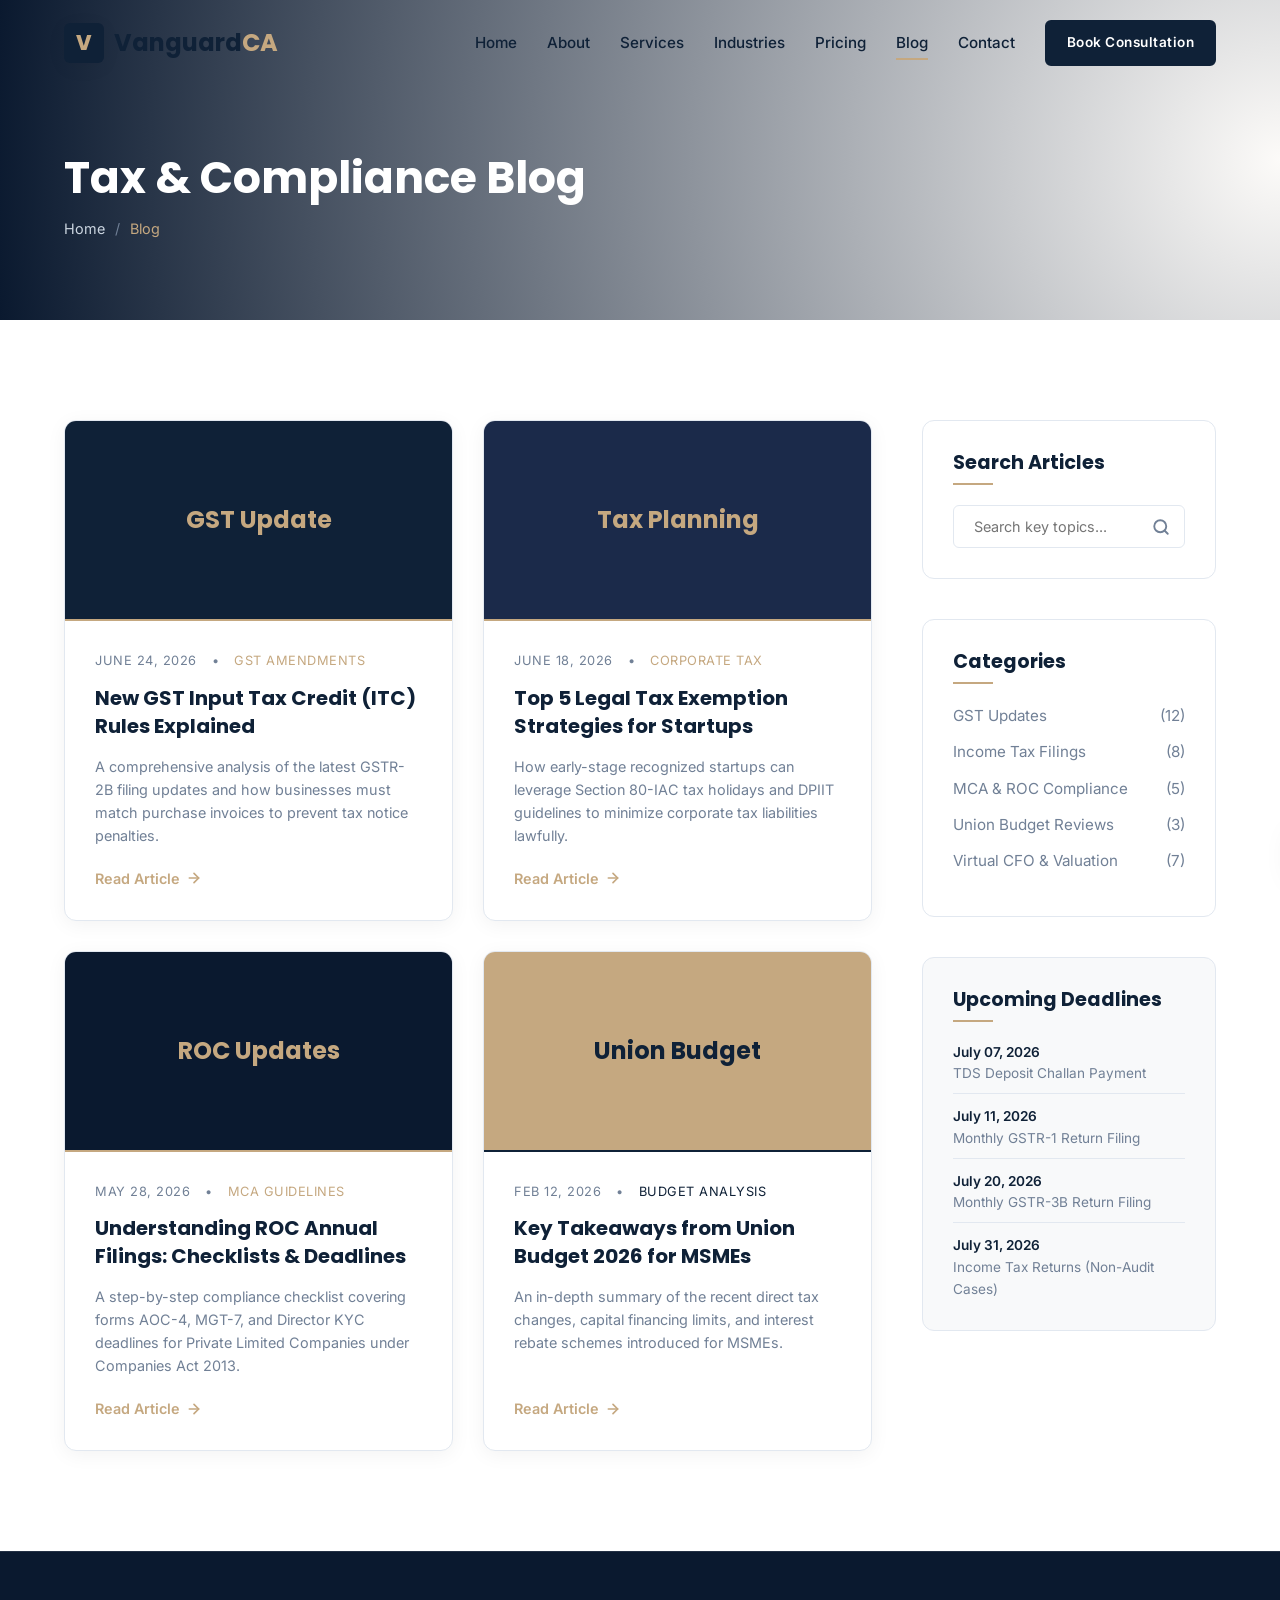
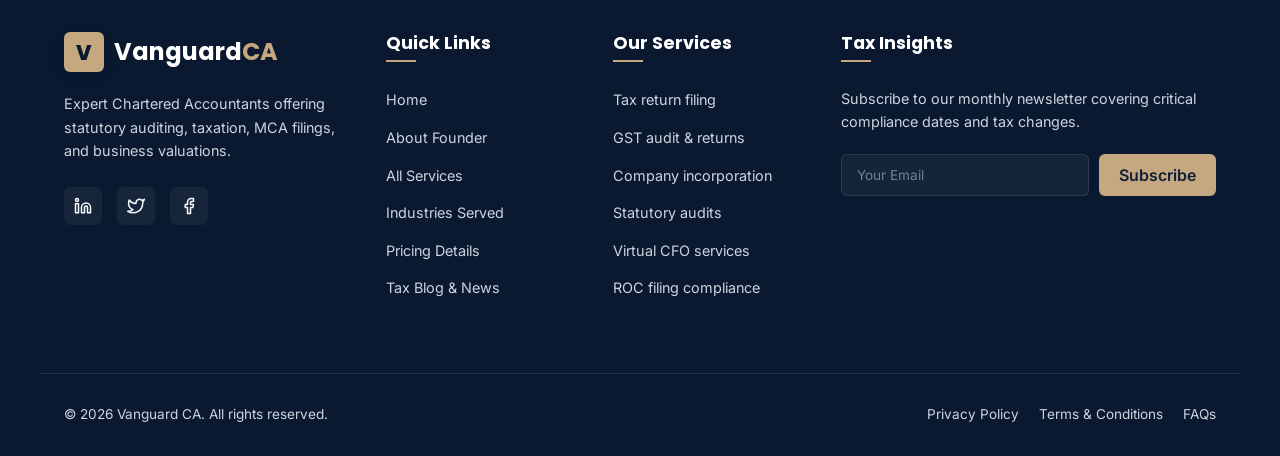
<file: blog.html>
<!DOCTYPE html>
<html lang="en">
<head>
  <meta charset="UTF-8">
  <meta name="viewport" content="width=device-width, initial-scale=1.0">
  
  <!-- SEO Meta Tags -->
  <title>CA Tax Blog & Compliance Updates | Vanguard CA</title>
  <meta name="description" content="Read Vanguard CA blog for the latest updates on GST amendments, Corporate Tax planning, filing deadlines, and Union Budget announcements.">
  <meta name="keywords" content="GST amendments, Income tax planning tips, Union budget analysis, MCA compliance updates, CA blog India">
  <link rel="canonical" href="https://ca-practice-placeholder.github.io/blog.html">

  <!-- Open Graph & Twitter -->
  <meta property="og:title" content="CA Tax Blog & Compliance Updates | Vanguard CA">
  <meta property="og:description" content="Read Vanguard CA blog for the latest updates on GST amendments, Corporate Tax planning, filing deadlines, and Union Budget announcements.">
  <meta property="og:image" content="https://ca-practice-placeholder.github.io/images/hero-preview.jpg">

  <!-- Stylesheets -->
  <link rel="stylesheet" href="css/style.css">
  <link rel="stylesheet" href="css/responsive.css">
</head>
<body>

  <!-- ==========================================================================
       Header / Navbar
       ========================================================================== -->
  <header>
    <div class="container nav-container">
      <a href="index.html" class="logo">
        <div class="logo-symbol">V</div>
        <div class="logo-text">Vanguard<span>CA</span></div>
      </a>
      
      <button class="hamburger" aria-label="Toggle Navigation" aria-expanded="false" aria-controls="nav-menu">
        <span></span>
        <span></span>
        <span></span>
      </button>

      <nav>
        <ul class="nav-menu" id="nav-menu">
          <li><a href="index.html" class="nav-link">Home</a></li>
          <li><a href="about.html" class="nav-link">About</a></li>
          <li><a href="services.html" class="nav-link">Services</a></li>
          <li><a href="industries.html" class="nav-link">Industries</a></li>
          <li><a href="pricing.html" class="nav-link">Pricing</a></li>
          <li><a href="blog.html" class="nav-link">Blog</a></li>
          <li><a href="contact.html" class="nav-link">Contact</a></li>
          <li><a href="contact.html" class="btn btn-primary" style="padding: 10px 20px; font-size: 0.85rem;">Book Consultation</a></li>
        </ul>
      </nav>
    </div>
  </header>

  <!-- ==========================================================================
       Page Header
       ========================================================================== -->
  <section class="page-header">
    <div class="container">
      <h1>Tax & Compliance Blog</h1>
      <ul class="breadcrumbs">
        <li><a href="index.html">Home</a></li>
        <li class="active">Blog</li>
      </ul>
    </div>
  </section>

  <!-- ==========================================================================
       Blog Main Layout Section
       ========================================================================== -->
  <section class="section">
    <div class="container blog-layout">
      <!-- Blog Posts Grid -->
      <div class="grid grid-2 reveal">
        <!-- Post 1 -->
        <div class="blog-card">
          <div style="background-color: var(--primary-navy); height: 200px; display: flex; align-items: center; justify-content: center; color: var(--accent-gold); font-family: var(--font-heading); font-size: 1.5rem; font-weight: bold; border-bottom: 2px solid var(--accent-gold);">
            GST Update
          </div>
          <div class="blog-body">
            <div class="blog-meta">
              <span>June 24, 2026</span>
              <span>•</span>
              <span class="text-gold">GST Amendments</span>
            </div>
            <h3>New GST Input Tax Credit (ITC) Rules Explained</h3>
            <p>A comprehensive analysis of the latest GSTR-2B filing updates and how businesses must match purchase invoices to prevent tax notice penalties.</p>
            <a href="#" class="blog-link" style="margin-top: auto;">Read Article <svg xmlns="http://www.w3.org/2000/svg" width="16" height="16" viewBox="0 0 24 24" fill="none" stroke="currentColor" stroke-width="2.5" stroke-linecap="round" stroke-linejoin="round"><line x1="5" y1="12" x2="19" y2="12"></line><polyline points="12 5 19 12 12 19"></polyline></svg></a>
          </div>
        </div>

        <!-- Post 2 -->
        <div class="blog-card">
          <div style="background-color: var(--secondary-blue); height: 200px; display: flex; align-items: center; justify-content: center; color: var(--accent-gold); font-family: var(--font-heading); font-size: 1.5rem; font-weight: bold; border-bottom: 2px solid var(--accent-gold);">
            Tax Planning
          </div>
          <div class="blog-body">
            <div class="blog-meta">
              <span>June 18, 2026</span>
              <span>•</span>
              <span class="text-gold">Corporate Tax</span>
            </div>
            <h3>Top 5 Legal Tax Exemption Strategies for Startups</h3>
            <p>How early-stage recognized startups can leverage Section 80-IAC tax holidays and DPIIT guidelines to minimize corporate tax liabilities lawfully.</p>
            <a href="#" class="blog-link" style="margin-top: auto;">Read Article <svg xmlns="http://www.w3.org/2000/svg" width="16" height="16" viewBox="0 0 24 24" fill="none" stroke="currentColor" stroke-width="2.5" stroke-linecap="round" stroke-linejoin="round"><line x1="5" y1="12" x2="19" y2="12"></line><polyline points="12 5 19 12 12 19"></polyline></svg></a>
          </div>
        </div>

        <!-- Post 3 -->
        <div class="blog-card">
          <div style="background-color: var(--primary-dark); height: 200px; display: flex; align-items: center; justify-content: center; color: var(--accent-gold); font-family: var(--font-heading); font-size: 1.5rem; font-weight: bold; border-bottom: 2px solid var(--accent-gold);">
            ROC Updates
          </div>
          <div class="blog-body">
            <div class="blog-meta">
              <span>May 28, 2026</span>
              <span>•</span>
              <span class="text-gold">MCA Guidelines</span>
            </div>
            <h3>Understanding ROC Annual Filings: Checklists & Deadlines</h3>
            <p>A step-by-step compliance checklist covering forms AOC-4, MGT-7, and Director KYC deadlines for Private Limited Companies under Companies Act 2013.</p>
            <a href="#" class="blog-link" style="margin-top: auto;">Read Article <svg xmlns="http://www.w3.org/2000/svg" width="16" height="16" viewBox="0 0 24 24" fill="none" stroke="currentColor" stroke-width="2.5" stroke-linecap="round" stroke-linejoin="round"><line x1="5" y1="12" x2="19" y2="12"></line><polyline points="12 5 19 12 12 19"></polyline></svg></a>
          </div>
        </div>

        <!-- Post 4 -->
        <div class="blog-card">
          <div style="background-color: var(--accent-gold); height: 200px; display: flex; align-items: center; justify-content: center; color: var(--primary-navy); font-family: var(--font-heading); font-size: 1.5rem; font-weight: bold; border-bottom: 2px solid var(--primary-navy);">
            Union Budget
          </div>
          <div class="blog-body">
            <div class="blog-meta">
              <span>Feb 12, 2026</span>
              <span>•</span>
              <span class="text-gold" style="color: var(--primary-navy) !important;">Budget Analysis</span>
            </div>
            <h3>Key Takeaways from Union Budget 2026 for MSMEs</h3>
            <p>An in-depth summary of the recent direct tax changes, capital financing limits, and interest rebate schemes introduced for MSMEs.</p>
            <a href="#" class="blog-link" style="margin-top: auto;">Read Article <svg xmlns="http://www.w3.org/2000/svg" width="16" height="16" viewBox="0 0 24 24" fill="none" stroke="currentColor" stroke-width="2.5" stroke-linecap="round" stroke-linejoin="round"><line x1="5" y1="12" x2="19" y2="12"></line><polyline points="12 5 19 12 12 19"></polyline></svg></a>
          </div>
        </div>
      </div>

      <!-- Blog Sidebar -->
      <aside class="sidebar reveal reveal-delay-2">
        <!-- Search Widget -->
        <div class="sidebar-widget">
          <h3>Search Articles</h3>
          <form class="search-form" action="#" method="GET">
            <input type="text" placeholder="Search key topics..." aria-label="Search blog articles">
            <button type="submit" aria-label="Submit search">
              <svg xmlns="http://www.w3.org/2000/svg" width="18" height="18" viewBox="0 0 24 24" fill="none" stroke="currentColor" stroke-width="2.5" stroke-linecap="round" stroke-linejoin="round"><circle cx="11" cy="11" r="8"></circle><line x1="21" y1="21" x2="16.65" y2="16.65"></line></svg>
            </button>
          </form>
        </div>

        <!-- Categories Widget -->
        <div class="sidebar-widget">
          <h3>Categories</h3>
          <ul class="category-list">
            <li><a href="#">GST Updates <span>(12)</span></a></li>
            <li><a href="#">Income Tax Filings <span>(8)</span></a></li>
            <li><a href="#">MCA & ROC Compliance <span>(5)</span></a></li>
            <li><a href="#">Union Budget Reviews <span>(3)</span></a></li>
            <li><a href="#">Virtual CFO & Valuation <span>(7)</span></a></li>
          </ul>
        </div>

        <!-- Compliance Deadlines Widget -->
        <div class="sidebar-widget" style="background-color: var(--bg-light);">
          <h3>Upcoming Deadlines</h3>
          <ul style="list-style: none; padding: 0; font-size: 0.85rem;">
            <li style="margin-bottom: 12px; border-bottom: 1px solid var(--border-color); padding-bottom: 8px;">
              <span style="display: block; font-weight: 600; color: var(--primary-navy);">July 07, 2026</span>
              <span style="color: var(--text-muted);">TDS Deposit Challan Payment</span>
            </li>
            <li style="margin-bottom: 12px; border-bottom: 1px solid var(--border-color); padding-bottom: 8px;">
              <span style="display: block; font-weight: 600; color: var(--primary-navy);">July 11, 2026</span>
              <span style="color: var(--text-muted);">Monthly GSTR-1 Return Filing</span>
            </li>
            <li style="margin-bottom: 12px; border-bottom: 1px solid var(--border-color); padding-bottom: 8px;">
              <span style="display: block; font-weight: 600; color: var(--primary-navy);">July 20, 2026</span>
              <span style="color: var(--text-muted);">Monthly GSTR-3B Return Filing</span>
            </li>
            <li style="margin-bottom: 0;">
              <span style="display: block; font-weight: 600; color: var(--primary-navy);">July 31, 2026</span>
              <span style="color: var(--text-muted);">Income Tax Returns (Non-Audit Cases)</span>
            </li>
          </ul>
        </div>
      </aside>
    </div>
  </section>

  <!-- ==========================================================================
       Footer
       ========================================================================== -->
  <footer>
    <div class="container footer-grid">
      <div class="footer-brand">
        <a href="index.html" class="logo">
          <div class="logo-symbol" style="background: var(--accent-gold); color: var(--primary-dark);">V</div>
          <div class="logo-text" style="color: var(--bg-white);">Vanguard<span>CA</span></div>
        </a>
        <p>Expert Chartered Accountants offering statutory auditing, taxation, MCA filings, and business valuations.</p>
        <div class="social-links">
          <a href="#" class="social-link" aria-label="LinkedIn">
            <svg xmlns="http://www.w3.org/2000/svg" width="18" height="18" viewBox="0 0 24 24" fill="none" stroke="currentColor" stroke-width="2" stroke-linecap="round" stroke-linejoin="round"><path d="M16 8a6 6 0 0 1 6 6v7h-4v-7a2 2 0 0 0-2-2 2 2 0 0 0-2 2v7h-4v-7a6 6 0 0 1 6-6z"></path><rect x="2" y="9" width="4" height="12"></rect><circle cx="4" cy="4" r="2"></circle></svg>
          </a>
          <a href="#" class="social-link" aria-label="Twitter">
            <svg xmlns="http://www.w3.org/2000/svg" width="18" height="18" viewBox="0 0 24 24" fill="none" stroke="currentColor" stroke-width="2" stroke-linecap="round" stroke-linejoin="round"><path d="M23 3a10.9 10.9 0 0 1-3.14 1.53 4.48 4.48 0 0 0-7.86 3v1A10.66 10.66 0 0 1 3 4s-4 9 5 13a11.64 11.64 0 0 1-7 2c9 5 20 0 20-11.5a4.5 4.5 0 0 0-.08-.83A7.72 7.72 0 0 0 23 3z"></path></svg>
          </a>
          <a href="#" class="social-link" aria-label="Facebook">
            <svg xmlns="http://www.w3.org/2000/svg" width="18" height="18" viewBox="0 0 24 24" fill="none" stroke="currentColor" stroke-width="2" stroke-linecap="round" stroke-linejoin="round"><path d="M18 2h-3a5 5 0 0 0-5 5v3H7v4h3v8h4v-8h3l1-4h-4V7a1 1 0 0 1 1-1h3z"></path></svg>
          </a>
        </div>
      </div>

      <div class="footer-links">
        <h4>Quick Links</h4>
        <ul class="footer-links-list">
          <li><a href="index.html">Home</a></li>
          <li><a href="about.html">About Founder</a></li>
          <li><a href="services.html">All Services</a></li>
          <li><a href="industries.html">Industries Served</a></li>
          <li><a href="pricing.html">Pricing Details</a></li>
          <li><a href="blog.html">Tax Blog & News</a></li>
        </ul>
      </div>

      <div class="footer-links">
        <h4>Our Services</h4>
        <ul class="footer-links-list">
          <li><a href="services.html#taxation">Tax return filing</a></li>
          <li><a href="services.html#gst">GST audit & returns</a></li>
          <li><a href="services.html#corporate">Company incorporation</a></li>
          <li><a href="services.html#audit">Statutory audits</a></li>
          <li><a href="services.html#advisory">Virtual CFO services</a></li>
          <li><a href="services.html#compliance">ROC filing compliance</a></li>
        </ul>
      </div>

      <div class="footer-newsletter">
        <h4>Tax Insights</h4>
        <p>Subscribe to our monthly newsletter covering critical compliance dates and tax changes.</p>
        <form class="newsletter-form" action="#" method="POST">
          <input type="email" placeholder="Your Email" aria-label="Email address" required>
          <button type="submit">Subscribe</button>
        </form>
      </div>
    </div>

    <div class="container footer-bottom flex-between">
      <div>
        &copy; 2026 Vanguard CA. All rights reserved.
      </div>
      <div class="footer-bottom-links">
        <a href="#">Privacy Policy</a>
        <a href="#">Terms & Conditions</a>
        <a href="contact.html#faq">FAQs</a>
      </div>
    </div>
  </footer>

  <!-- ==========================================================================
       Utility Buttons / Modals
       ========================================================================== -->
  <button class="back-to-top flex-center" aria-label="Back to Top">
    <svg xmlns="http://www.w3.org/2000/svg" width="20" height="20" viewBox="0 0 24 24" fill="none" stroke="currentColor" stroke-width="3" stroke-linecap="round" stroke-linejoin="round"><polyline points="18 15 12 9 6 15"></polyline></svg>
  </button>

  <!-- Scripts -->
  <script src="js/script.js"></script>
</body>
</html>
</file>
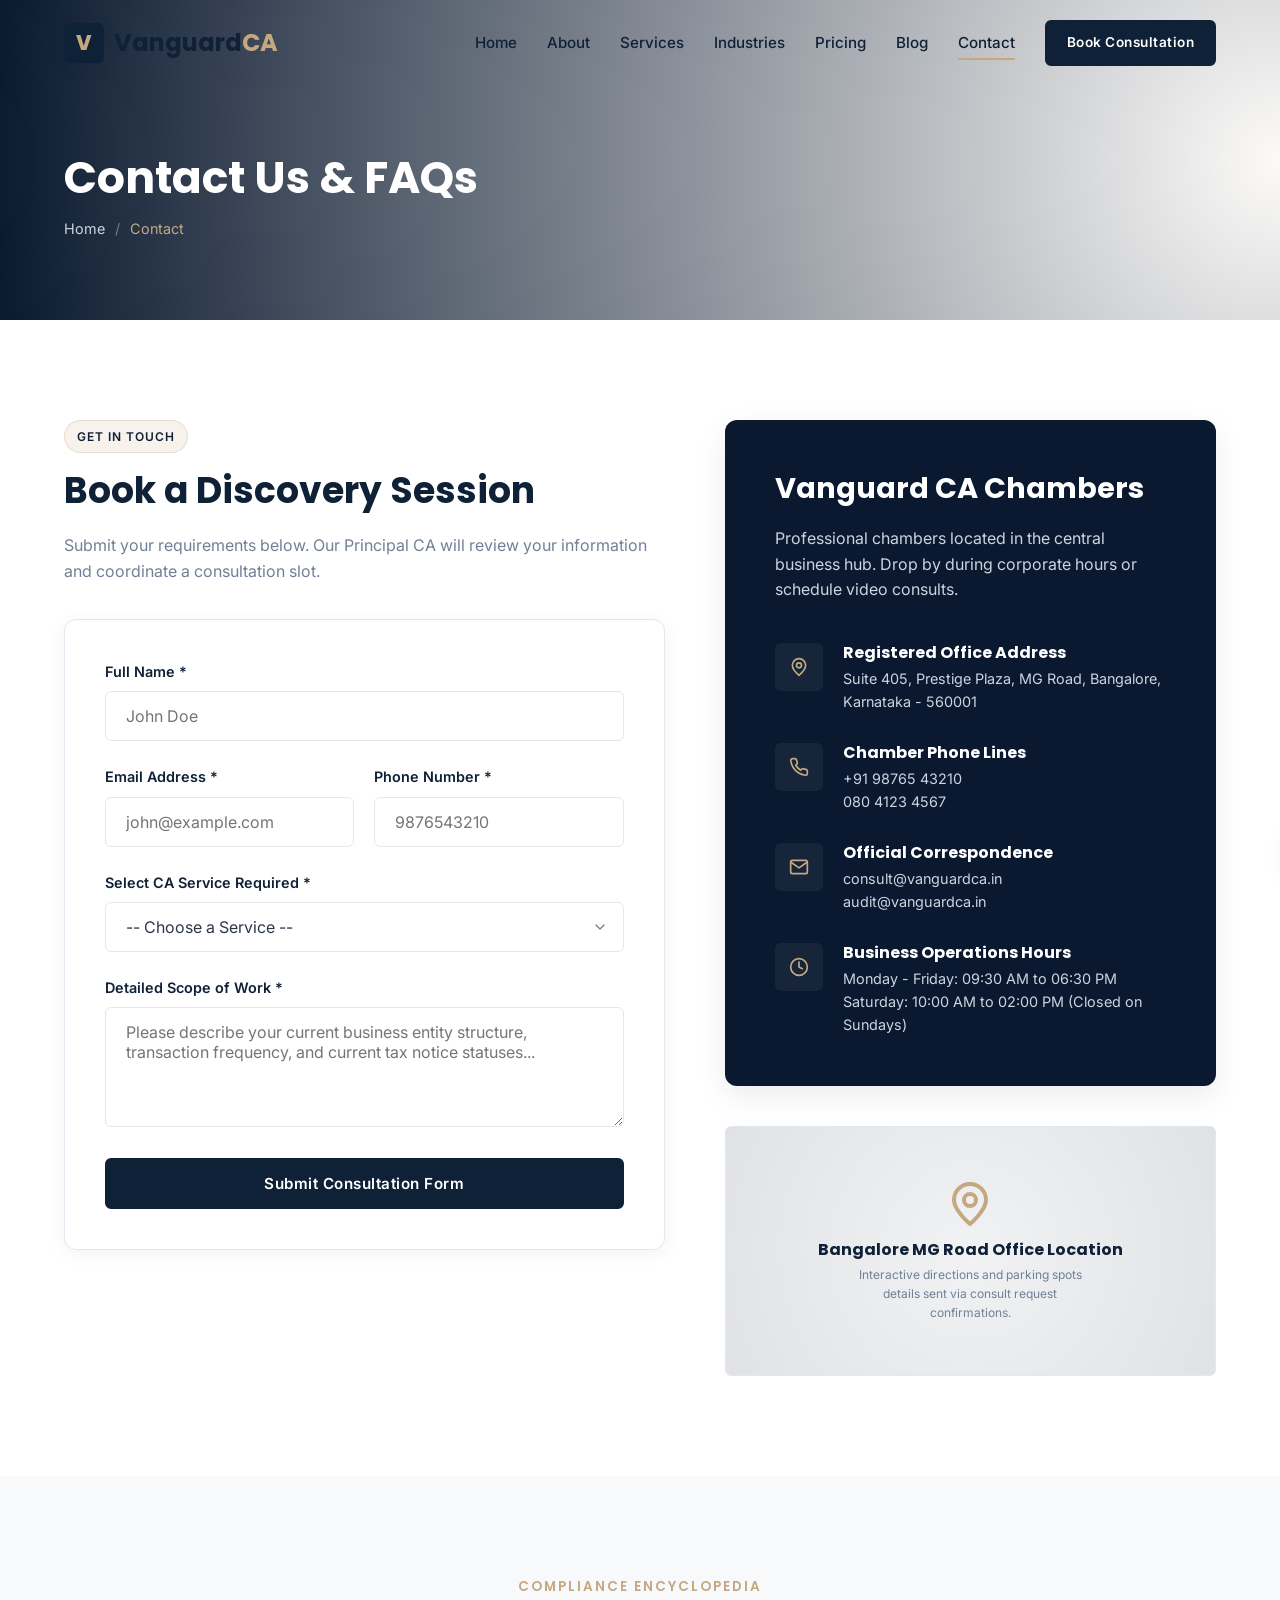
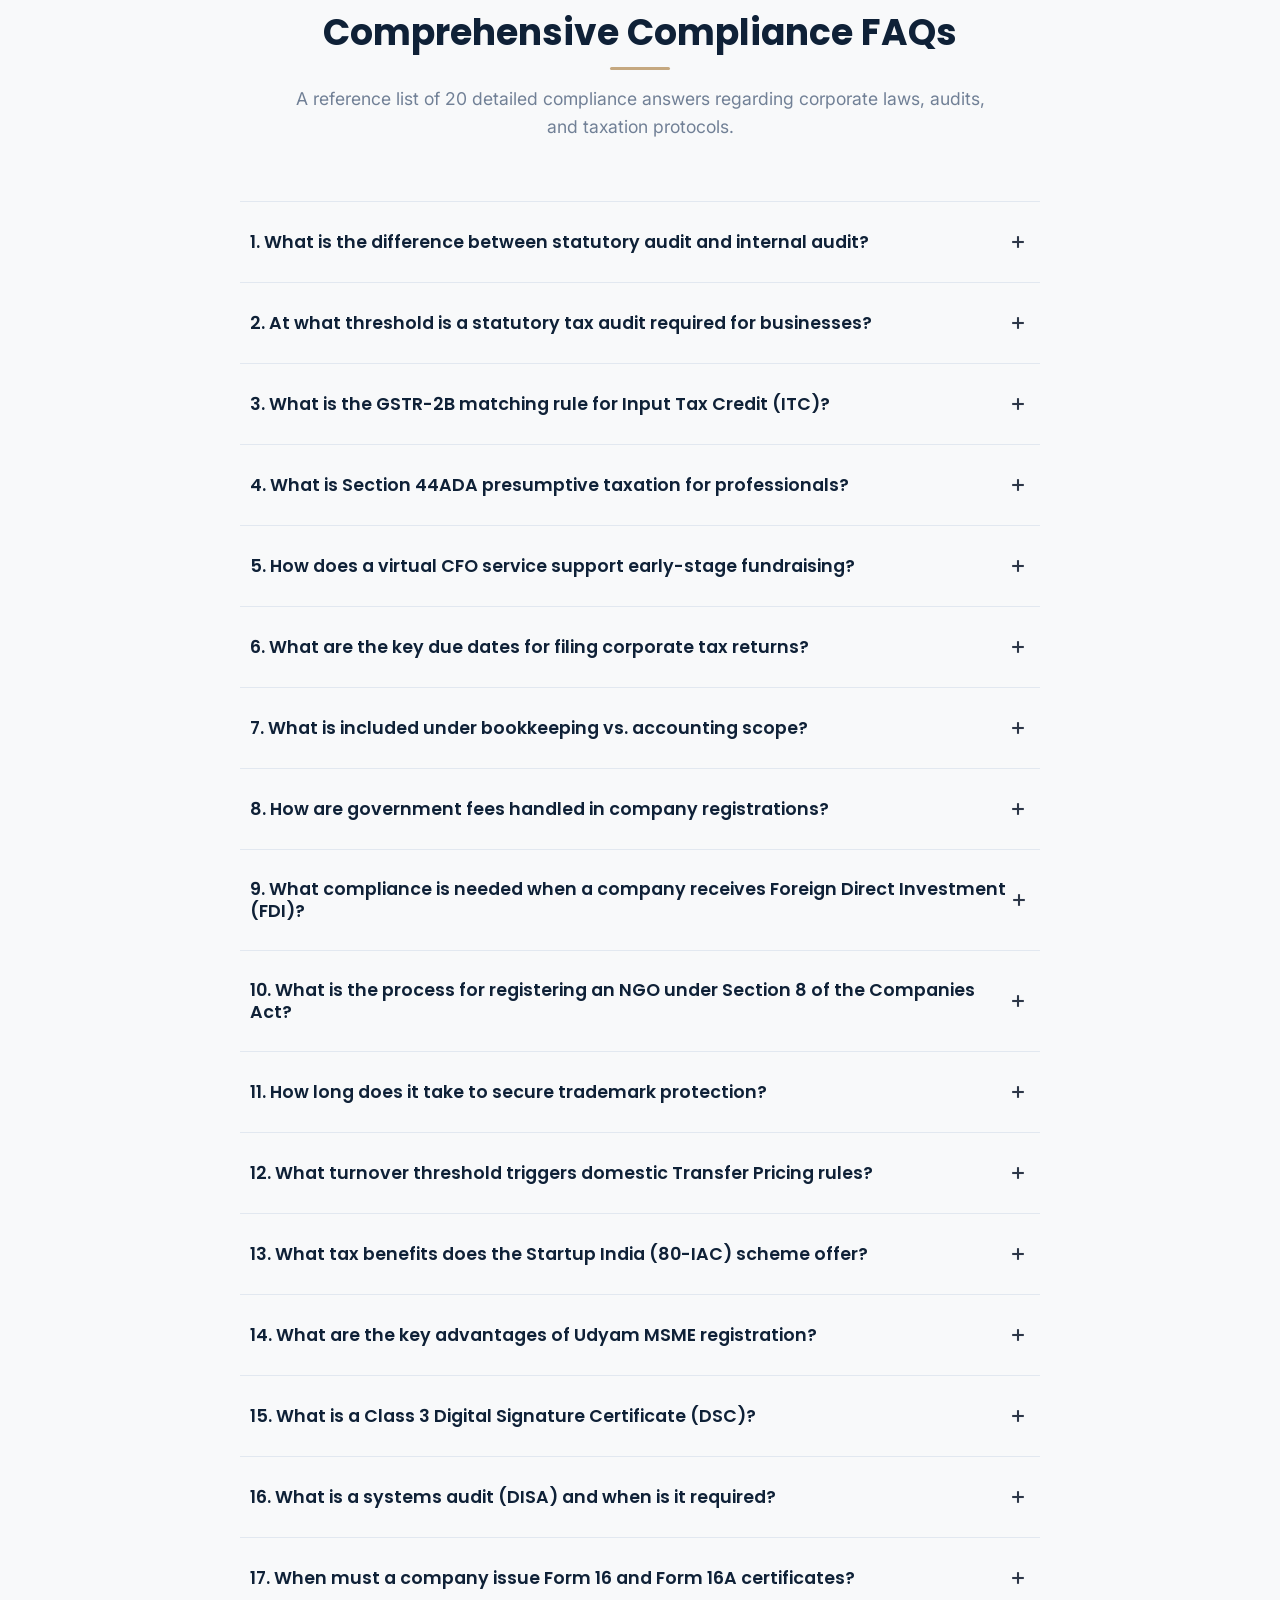
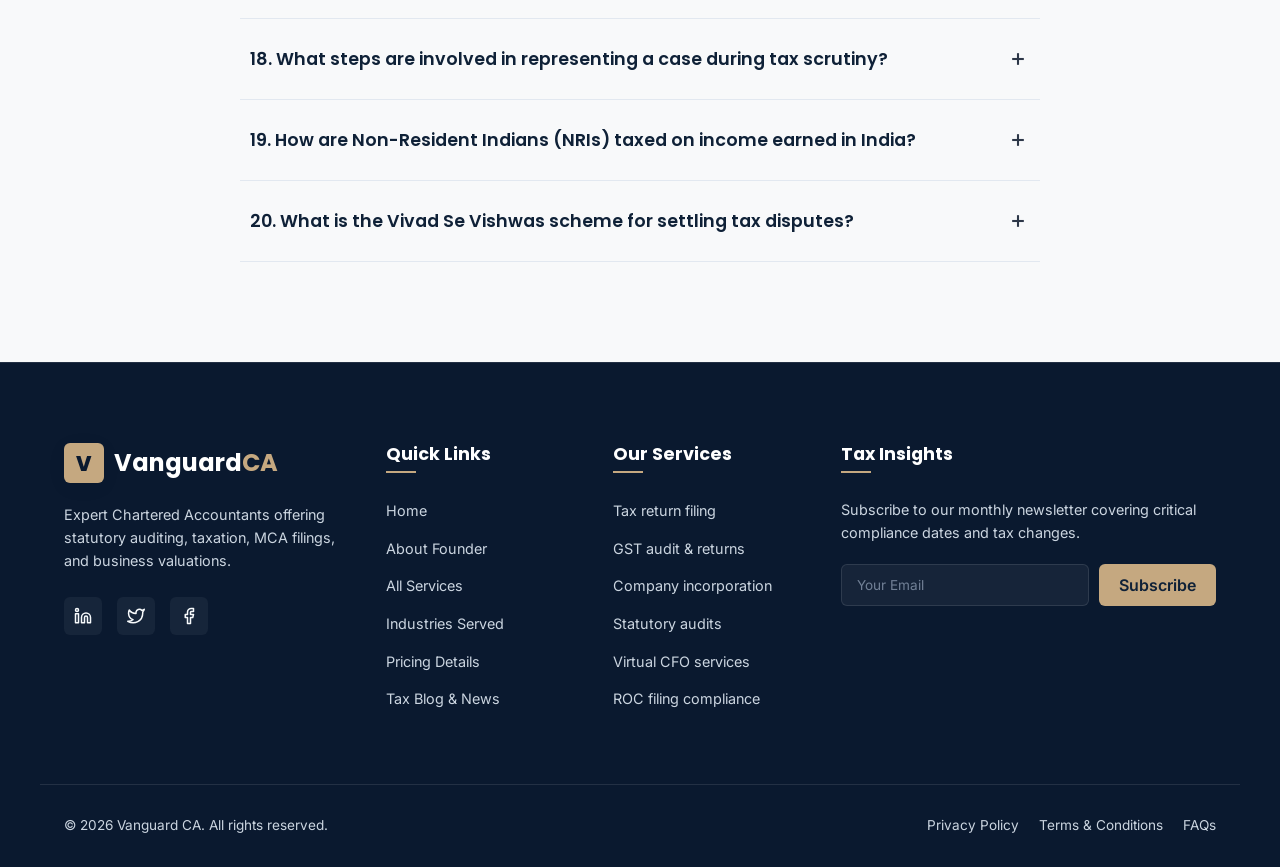
<file: contact.html>
<!DOCTYPE html>
<html lang="en">
<head>
  <meta charset="UTF-8">
  <meta name="viewport" content="width=device-width, initial-scale=1.0">
  
  <!-- SEO Meta Tags -->
  <title>Contact Vanguard CA | Book CA Consultation Online</title>
  <meta name="description" content="Get in touch with Vanguard CA. Schedule tax filings, company setups, or audits. Includes contact form, business hours, office map, and 20+ compliance FAQs.">
  <meta name="keywords" content="Chartered Accountant Address, book consultation CA, tax notices representation, CA office hours, compliance FAQ">
  <link rel="canonical" href="https://ca-practice-placeholder.github.io/contact.html">

  <!-- Open Graph & Twitter -->
  <meta property="og:title" content="Contact Vanguard CA | Book CA Consultation Online">
  <meta property="og:description" content="Get in touch with Vanguard CA. Schedule tax filings, company setups, or audits. Includes contact form, business hours, office map, and 20+ compliance FAQs.">
  <meta property="og:image" content="https://ca-practice-placeholder.github.io/images/hero-preview.jpg">

  <!-- Stylesheets -->
  <link rel="stylesheet" href="css/style.css">
  <link rel="stylesheet" href="css/responsive.css">
</head>
<body>

  <!-- ==========================================================================
       Header / Navbar
       ========================================================================== -->
  <header>
    <div class="container nav-container">
      <a href="index.html" class="logo">
        <div class="logo-symbol">V</div>
        <div class="logo-text">Vanguard<span>CA</span></div>
      </a>
      
      <button class="hamburger" aria-label="Toggle Navigation" aria-expanded="false" aria-controls="nav-menu">
        <span></span>
        <span></span>
        <span></span>
      </button>

      <nav>
        <ul class="nav-menu" id="nav-menu">
          <li><a href="index.html" class="nav-link">Home</a></li>
          <li><a href="about.html" class="nav-link">About</a></li>
          <li><a href="services.html" class="nav-link">Services</a></li>
          <li><a href="industries.html" class="nav-link">Industries</a></li>
          <li><a href="pricing.html" class="nav-link">Pricing</a></li>
          <li><a href="blog.html" class="nav-link">Blog</a></li>
          <li><a href="contact.html" class="nav-link">Contact</a></li>
          <li><a href="contact.html" class="btn btn-primary" style="padding: 10px 20px; font-size: 0.85rem;">Book Consultation</a></li>
        </ul>
      </nav>
    </div>
  </header>

  <!-- ==========================================================================
       Page Header
       ========================================================================== -->
  <section class="page-header">
    <div class="container">
      <h1>Contact Us & FAQs</h1>
      <ul class="breadcrumbs">
        <li><a href="index.html">Home</a></li>
        <li class="active">Contact</li>
      </ul>
    </div>
  </section>

  <!-- ==========================================================================
       Contact Form & Info Layout
       ========================================================================== -->
  <section class="section">
    <div class="container contact-layout">
      <!-- Contact Form Box -->
      <div class="reveal">
        <span class="badge" style="margin-bottom: 15px;">Get In Touch</span>
        <h2 style="font-size: 2.25rem; margin-bottom: 20px;">Book a Discovery Session</h2>
        <p style="color: var(--text-muted); margin-bottom: 35px;">
          Submit your requirements below. Our Principal CA will review your information and coordinate a consultation slot.
        </p>

        <div class="card" style="padding: 40px;">
          <form class="validated-form" novalidate>
            <div class="form-group">
              <label for="name">Full Name *</label>
              <input type="text" id="name" name="name" class="form-control" placeholder="John Doe" required>
            </div>
            
            <div style="display: grid; grid-template-columns: 1fr 1fr; gap: 20px;">
              <div class="form-group">
                <label for="email">Email Address *</label>
                <input type="email" id="email" name="email" class="form-control" placeholder="john@example.com" required>
              </div>
              <div class="form-group">
                <label for="phone">Phone Number *</label>
                <input type="tel" id="phone" name="phone" class="form-control" placeholder="9876543210" required>
              </div>
            </div>

            <div class="form-group">
              <label for="service">Select CA Service Required *</label>
              <select id="service" name="service" class="form-control" required style="-webkit-appearance: none; -moz-appearance: none; appearance: none; background-image: url('data:image/svg+xml;utf8,%3Csvg xmlns=%22http://www.w3.org/2000/svg%22 width=%2224%22 height=%2224%22 viewBox=%220 0 24 24%22 fill=%22none%22 stroke=%22%23718096%22 stroke-width=%222%22 stroke-linecap=%22round%22 stroke-linejoin=%22round%22%3E%3Cpolyline points=%226 9 12 15 18 9%22%3E%3C/polyline%3E%3C/svg%3E'); background-repeat: no-repeat; background-position: right 15px center; background-size: 16px;">
                <option value="">-- Choose a Service --</option>
                <option value="tax-filing">Income Tax Return Filing</option>
                <option value="gst-compliance">GST Registration & Return Filing</option>
                <option value="company-registration">Company Incorporation (Pvt Ltd/LLP)</option>
                <option value="audit-assurance">Statutory / Internal Audit</option>
                <option value="virtual-cfo">Virtual CFO & Strategic Advisory</option>
                <option value="trademark">Trademark & IP Assistance</option>
                <option value="msme-registration">MSME / IEC / DSC Registrations</option>
                <option value="other">Other Compliance Queries</option>
              </select>
            </div>

            <div class="form-group">
              <label for="message">Detailed Scope of Work *</label>
              <textarea id="message" name="message" class="form-control" placeholder="Please describe your current business entity structure, transaction frequency, and current tax notice statuses..." required></textarea>
            </div>

            <button type="submit" class="btn btn-primary" style="width: 100%;">Submit Consultation Form</button>
          </form>
        </div>
      </div>

      <!-- Contact Info Panels -->
      <div class="reveal reveal-delay-2">
        <div class="contact-info-panel">
          <h3>Vanguard CA Chambers</h3>
          <p>Professional chambers located in the central business hub. Drop by during corporate hours or schedule video consults.</p>
          
          <div class="contact-details">
            <div class="contact-detail-item">
              <div class="contact-detail-icon">
                <svg xmlns="http://www.w3.org/2000/svg" width="20" height="20" viewBox="0 0 24 24" fill="none" stroke="currentColor" stroke-width="2" stroke-linecap="round" stroke-linejoin="round"><path d="M12 2a8 8 0 0 0-8 8c0 5.25 8 12 8 12s8-6.75 8-12a8 8 0 0 0-8-8z"></path><circle cx="12" cy="10" r="3"></circle></svg>
              </div>
              <div class="contact-detail-text">
                <h4>Registered Office Address</h4>
                <p>Suite 405, Prestige Plaza, MG Road, Bangalore, Karnataka - 560001</p>
              </div>
            </div>

            <div class="contact-detail-item">
              <div class="contact-detail-icon">
                <svg xmlns="http://www.w3.org/2000/svg" width="20" height="20" viewBox="0 0 24 24" fill="none" stroke="currentColor" stroke-width="2" stroke-linecap="round" stroke-linejoin="round"><path d="M22 16.92v3a2 2 0 0 1-2.18 2 19.79 19.79 0 0 1-8.63-3.07 19.5 19.5 0 0 1-6-6 19.79 19.79 0 0 1-3.07-8.67A2 2 0 0 1 4.11 2h3a2 2 0 0 1 2 1.72 12.84 12.84 0 0 0 .7 2.81 2 2 0 0 1-.45 2.11L8.09 9.91a16 16 0 0 0 6 6l1.27-1.27a2 2 0 0 1 2.11-.45 12.84 12.84 0 0 0 2.81.7A2 2 0 0 1 22 16.92z"></path></svg>
              </div>
              <div class="contact-detail-text">
                <h4>Chamber Phone Lines</h4>
                <p>+91 98765 43210<br>080 4123 4567</p>
              </div>
            </div>

            <div class="contact-detail-item">
              <div class="contact-detail-icon">
                <svg xmlns="http://www.w3.org/2000/svg" width="20" height="20" viewBox="0 0 24 24" fill="none" stroke="currentColor" stroke-width="2" stroke-linecap="round" stroke-linejoin="round"><path d="M4 4h16c1.1 0 2 .9 2 2v12c0 1.1-.9 2-2 2H4c-1.1 0-2-.9-2-2V6c0-1.1.9-2 2-2z"></path><polyline points="22,6 12,13 2,6"></polyline></svg>
              </div>
              <div class="contact-detail-text">
                <h4>Official Correspondence</h4>
                <p>consult@vanguardca.in<br>audit@vanguardca.in</p>
              </div>
            </div>

            <div class="contact-detail-item">
              <div class="contact-detail-icon">
                <svg xmlns="http://www.w3.org/2000/svg" width="20" height="20" viewBox="0 0 24 24" fill="none" stroke="currentColor" stroke-width="2" stroke-linecap="round" stroke-linejoin="round"><circle cx="12" cy="12" r="10"></circle><polyline points="12 6 12 12 16 14"></polyline></svg>
              </div>
              <div class="contact-detail-text">
                <h4>Business Operations Hours</h4>
                <p>Monday - Friday: 09:30 AM to 06:30 PM<br>Saturday: 10:00 AM to 02:00 PM (Closed on Sundays)</p>
              </div>
            </div>
          </div>
        </div>

        <!-- Inline SVG Stylized Map Placeholder -->
        <div class="map-placeholder">
          <div class="map-placeholder-overlay">
            <svg xmlns="http://www.w3.org/2000/svg" viewBox="0 0 24 24" fill="none" stroke="currentColor" stroke-width="2" stroke-linecap="round" stroke-linejoin="round"><path d="M12 2a8 8 0 0 0-8 8c0 5.25 8 12 8 12s8-6.75 8-12a8 8 0 0 0-8-8z"></path><circle cx="12" cy="10" r="3"></circle></svg>
            <h4 style="color: var(--primary-navy); margin-bottom: 5px;">Bangalore MG Road Office Location</h4>
            <p style="color: var(--text-muted); font-size: 0.75rem; max-width: 250px; margin-bottom: 0;">Interactive directions and parking spots details sent via consult request confirmations.</p>
          </div>
        </div>
      </div>
    </div>
  </section>

  <!-- ==========================================================================
       Comprehensive FAQ Accordion List (20 FAQs)
       ========================================================================== -->
  <section class="section bg-light" id="faq">
    <div class="container">
      <div class="section-header reveal">
        <span class="subtitle">Compliance Encyclopedia</span>
        <h2>Comprehensive Compliance FAQs</h2>
        <p>A reference list of 20 detailed compliance answers regarding corporate laws, audits, and taxation protocols.</p>
      </div>

      <div class="faq-container reveal">
        <!-- FAQ 1 -->
        <div class="faq-item">
          <div class="faq-header">
            <h3>1. What is the difference between statutory audit and internal audit?</h3>
            <div class="faq-icon">
              <svg xmlns="http://www.w3.org/2000/svg" width="20" height="20" viewBox="0 0 24 24" fill="none" stroke="currentColor" stroke-width="2.5"><line x1="12" y1="5" x2="12" y2="19"></line><line x1="5" y1="12" x2="19" y2="12"></line></svg>
            </div>
          </div>
          <div class="faq-body">
            <div class="faq-content">
              A statutory audit is legally mandated by the Companies Act 2013 to examine if financial statements present a true and fair view to public stakeholders. An internal audit is customized by management to evaluate internal control frameworks, check risk exposure systems, and detect operational wastes.
            </div>
          </div>
        </div>

        <!-- FAQ 2 -->
        <div class="faq-item">
          <div class="faq-header">
            <h3>2. At what threshold is a statutory tax audit required for businesses?</h3>
            <div class="faq-icon">
              <svg xmlns="http://www.w3.org/2000/svg" width="20" height="20" viewBox="0 0 24 24" fill="none" stroke="currentColor" stroke-width="2.5"><line x1="12" y1="5" x2="12" y2="19"></line><line x1="5" y1="12" x2="19" y2="12"></line></svg>
            </div>
          </div>
          <div class="faq-body">
            <div class="faq-content">
              Under Section 44AB of the Income Tax Act, a tax audit is required if a business's total turnover exceeds ₹1 Crore. However, this threshold increases to ₹10 Crore if cash receipts and cash payments are limited to 5% or less of total transactions.
            </div>
          </div>
        </div>

        <!-- FAQ 3 -->
        <div class="faq-item">
          <div class="faq-header">
            <h3>3. What is the GSTR-2B matching rule for Input Tax Credit (ITC)?</h3>
            <div class="faq-icon">
              <svg xmlns="http://www.w3.org/2000/svg" width="20" height="20" viewBox="0 0 24 24" fill="none" stroke="currentColor" stroke-width="2.5"><line x1="12" y1="5" x2="12" y2="19"></line><line x1="5" y1="12" x2="19" y2="12"></line></svg>
            </div>
          </div>
          <div class="faq-body">
            <div class="faq-content">
              Under Rule 36(4) of the CGST Rules, a taxpayer can only claim input tax credit (ITC) if the respective vendor uploads the purchase invoice and displays it on the buyer's auto-drafted GSTR-2B statement. No provisional ITC claims are allowed on invoices not appearing in GSTR-2B.
            </div>
          </div>
        </div>

        <!-- FAQ 4 -->
        <div class="faq-item">
          <div class="faq-header">
            <h3>4. What is Section 44ADA presumptive taxation for professionals?</h3>
            <div class="faq-icon">
              <svg xmlns="http://www.w3.org/2000/svg" width="20" height="20" viewBox="0 0 24 24" fill="none" stroke="currentColor" stroke-width="2.5"><line x1="12" y1="5" x2="12" y2="19"></line><line x1="5" y1="12" x2="19" y2="12"></line></svg>
            </div>
          </div>
          <div class="faq-body">
            <div class="faq-content">
              Section 44ADA offers a presumptive tax option to specified professionals (doctors, engineers, IT consultants, CAs) with receipts up to ₹75 Lakh (if digital cash is under 5%). Under this scheme, taxable income is computed flat at 50% of gross professional receipts, eliminating the need to maintain detailed ledger records.
            </div>
          </div>
        </div>

        <!-- FAQ 5 -->
        <div class="faq-item">
          <div class="faq-header">
            <h3>5. How does a virtual CFO service support early-stage fundraising?</h3>
            <div class="faq-icon">
              <svg xmlns="http://www.w3.org/2000/svg" width="20" height="20" viewBox="0 0 24 24" fill="none" stroke="currentColor" stroke-width="2.5"><line x1="12" y1="5" x2="12" y2="19"></line><line x1="5" y1="12" x2="19" y2="12"></line></svg>
            </div>
          </div>
          <div class="faq-body">
            <div class="faq-content">
              Our Virtual CFO service sets up dynamic financial modeling, tracks cash burn rates, determines pre/post-money valuation multiples, drafts pitch deck financial chapters, and coordinates due-diligence data rooms required by venture capital funds.
            </div>
          </div>
        </div>

        <!-- FAQ 6 -->
        <div class="faq-item">
          <div class="faq-header">
            <h3>6. What are the key due dates for filing corporate tax returns?</h3>
            <div class="faq-icon">
              <svg xmlns="http://www.w3.org/2000/svg" width="20" height="20" viewBox="0 0 24 24" fill="none" stroke="currentColor" stroke-width="2.5"><line x1="12" y1="5" x2="12" y2="19"></line><line x1="5" y1="12" x2="19" y2="12"></line></svg>
            </div>
          </div>
          <div class="faq-body">
            <div class="faq-content">
              For companies whose accounts are subject to tax audits under companies act, the due date for filing corporate income tax returns (ITR-6) is October 31 of the assessment year. If transfer pricing reports (Form 3CEB) are applicable, the filing deadline shifts to November 30.
            </div>
          </div>
        </div>

        <!-- FAQ 7 -->
        <div class="faq-item">
          <div class="faq-header">
            <h3>7. What is included under bookkeeping vs. accounting scope?</h3>
            <div class="faq-icon">
              <svg xmlns="http://www.w3.org/2000/svg" width="20" height="20" viewBox="0 0 24 24" fill="none" stroke="currentColor" stroke-width="2.5"><line x1="12" y1="5" x2="12" y2="19"></line><line x1="5" y1="12" x2="19" y2="12"></line></svg>
            </div>
          </div>
          <div class="faq-body">
            <div class="faq-content">
              Bookkeeping deals with the daily entry of sales invoices, purchase bills, payment vouchers, bank transaction listings, and ledger updates. Accounting covers ledger reconciliation reviews, depreciation adjustments, balance sheet compliance checks, and preparing monthly MIS summaries.
            </div>
          </div>
        </div>

        <!-- FAQ 8 -->
        <div class="faq-item">
          <div class="faq-header">
            <h3>8. How are government fees handled in company registrations?</h3>
            <div class="faq-icon">
              <svg xmlns="http://www.w3.org/2000/svg" width="20" height="20" viewBox="0 0 24 24" fill="none" stroke="currentColor" stroke-width="2.5"><line x1="12" y1="5" x2="12" y2="19"></line><line x1="5" y1="12" x2="19" y2="12"></line></svg>
            </div>
          </div>
          <div class="faq-body">
            <div class="faq-content">
              All official government portal fee stamp duties, ROC registration challenges, PAN/TAN generation cards, and DSC authentication tokens are billed at actual cost. We share official PDF payment receipts generated by the Ministry of Corporate Affairs (MCA) to ensure complete billing transparency.
            </div>
          </div>
        </div>

        <!-- FAQ 9 -->
        <div class="faq-item">
          <div class="faq-header">
            <h3>9. What compliance is needed when a company receives Foreign Direct Investment (FDI)?</h3>
            <div class="faq-icon">
              <svg xmlns="http://www.w3.org/2000/svg" width="20" height="20" viewBox="0 0 24 24" fill="none" stroke="currentColor" stroke-width="2.5"><line x1="12" y1="5" x2="12" y2="19"></line><line x1="5" y1="12" x2="19" y2="12"></line></svg>
            </div>
          </div>
          <div class="faq-body">
            <div class="faq-content">
              When receiving FDI, the company must file a Single Master Form (SMF) on the RBI's FIRMS portal within 30 days of share allotment. This includes submitting the Foreign Inward Remittance Certificate (FIRC), KYC reports of the foreign investor, and a CA-certified Valuation Certificate.
            </div>
          </div>
        </div>

        <!-- FAQ 10 -->
        <div class="faq-item">
          <div class="faq-header">
            <h3>10. What is the process for registering an NGO under Section 8 of the Companies Act?</h3>
            <div class="faq-icon">
              <svg xmlns="http://www.w3.org/2000/svg" width="20" height="20" viewBox="0 0 24 24" fill="none" stroke="currentColor" stroke-width="2.5"><line x1="12" y1="5" x2="12" y2="19"></line><line x1="5" y1="12" x2="19" y2="12"></line></svg>
            </div>
          </div>
          <div class="faq-body">
            <div class="faq-content">
              A Section 8 NGO company is incorporated by applying for a license using SPICe+ form on MCA. You must submit a detailed description of the NGO's objectives, draft an AoA and MoA prohibiting dividend distributions, and provide proof of address, director KYCs, and name clearances.
            </div>
          </div>
        </div>

        <!-- FAQ 11 -->
        <div class="faq-item">
          <div class="faq-header">
            <h3>11. How long does it take to secure trademark protection?</h3>
            <div class="faq-icon">
              <svg xmlns="http://www.w3.org/2000/svg" width="20" height="20" viewBox="0 0 24 24" fill="none" stroke="currentColor" stroke-width="2.5"><line x1="12" y1="5" x2="12" y2="19"></line><line x1="5" y1="12" x2="19" y2="12"></line></svg>
            </div>
          </div>
          <div class="faq-body">
            <div class="faq-content">
              Once filed, you can use the TM symbol immediately within 24 hours. However, the complete examination process, public gazette advertisement, opposition windows, and final registration certificate issuance takes between 6 to 12 months.
            </div>
          </div>
        </div>

        <!-- FAQ 12 -->
        <div class="faq-item">
          <div class="faq-header">
            <h3>12. What turnover threshold triggers domestic Transfer Pricing rules?</h3>
            <div class="faq-icon">
              <svg xmlns="http://www.w3.org/2000/svg" width="20" height="20" viewBox="0 0 24 24" fill="none" stroke="currentColor" stroke-width="2.5"><line x1="12" y1="5" x2="12" y2="19"></line><line x1="5" y1="12" x2="19" y2="12"></line></svg>
            </div>
          </div>
          <div class="faq-body">
            <div class="faq-content">
              Specified Domestic Transaction (SDT) transfer pricing provisions apply if the total volume of such transactions with related parties (e.g. subsidiaries or director businesses) exceeds ₹20 Crore in a single financial year.
            </div>
          </div>
        </div>

        <!-- FAQ 13 -->
        <div class="faq-item">
          <div class="faq-header">
            <h3>13. What tax benefits does the Startup India (80-IAC) scheme offer?</h3>
            <div class="faq-icon">
              <svg xmlns="http://www.w3.org/2000/svg" width="20" height="20" viewBox="0 0 24 24" fill="none" stroke="currentColor" stroke-width="2.5"><line x1="12" y1="5" x2="12" y2="19"></line><line x1="5" y1="12" x2="19" y2="12"></line></svg>
            </div>
          </div>
          <div class="faq-body">
            <div class="faq-content">
              A recognized startup can apply for Section 80-IAC tax exemption, allowing a 100% tax holiday on corporate profits for 3 consecutive financial years out of its first 10 years of operations, provided its annual turnover does not exceed ₹100 Crore.
            </div>
          </div>
        </div>

        <!-- FAQ 14 -->
        <div class="faq-item">
          <div class="faq-header">
            <h3>14. What are the key advantages of Udyam MSME registration?</h3>
            <div class="faq-icon">
              <svg xmlns="http://www.w3.org/2000/svg" width="20" height="20" viewBox="0 0 24 24" fill="none" stroke="currentColor" stroke-width="2.5"><line x1="12" y1="5" x2="12" y2="19"></line><line x1="5" y1="12" x2="19" y2="12"></line></svg>
            </div>
          </div>
          <div class="faq-body">
            <div class="faq-content">
              MSMEs with Udyam registration enjoy priority sector bank loans at lower interest rates, collateral-free credit schemes, electricity tariff subsidies, patent registration cost rebates, and statutory protection against buyer payment delays exceeding 45 days.
            </div>
          </div>
        </div>

        <!-- FAQ 15 -->
        <div class="faq-item">
          <div class="faq-header">
            <h3>15. What is a Class 3 Digital Signature Certificate (DSC)?</h3>
            <div class="faq-icon">
              <svg xmlns="http://www.w3.org/2000/svg" width="20" height="20" viewBox="0 0 24 24" fill="none" stroke="currentColor" stroke-width="2.5"><line x1="12" y1="5" x2="12" y2="19"></line><line x1="5" y1="12" x2="19" y2="12"></line></svg>
            </div>
          </div>
          <div class="faq-body">
            <div class="faq-content">
              Class 3 DSC is the highest security level signature certificate issued under CCA guidelines. It is mandatory for filing income tax returns, uploading MCA director documents, submitting e-tenders on government portals, and registering patents.
            </div>
          </div>
        </div>

        <!-- FAQ 16 -->
        <div class="faq-item">
          <div class="faq-header">
            <h3>16. What is a systems audit (DISA) and when is it required?</h3>
            <div class="faq-icon">
              <svg xmlns="http://www.w3.org/2000/svg" width="20" height="20" viewBox="0 0 24 24" fill="none" stroke="currentColor" stroke-width="2.5"><line x1="12" y1="5" x2="12" y2="19"></line><line x1="5" y1="12" x2="19" y2="12"></line></svg>
            </div>
          </div>
          <div class="faq-body">
            <div class="faq-content">
              A DISA systems audit evaluates the security, integrity, and operational flow of corporate accounting software and databases. It is required by financial institutions, regulatory bodies, and enterprises implementing automated inventory controls to prevent cyber fraud and financial leaks.
            </div>
          </div>
        </div>

        <!-- FAQ 17 -->
        <div class="faq-item">
          <div class="faq-header">
            <h3>17. When must a company issue Form 16 and Form 16A certificates?</h3>
            <div class="faq-icon">
              <svg xmlns="http://www.w3.org/2000/svg" width="20" height="20" viewBox="0 0 24 24" fill="none" stroke="currentColor" stroke-width="2.5"><line x1="12" y1="5" x2="12" y2="19"></line><line x1="5" y1="12" x2="19" y2="12"></line></svg>
            </div>
          </div>
          <div class="faq-body">
            <div class="faq-content">
              Form 16 (Salary TDS certificate) must be issued to employees annually by June 15 following the respective financial year. Form 16A (non-salary TDS certificates for interest, rent, contractor bills) must be issued to vendors quarterly within 15 days of filing respective TDS returns.
            </div>
          </div>
        </div>

        <!-- FAQ 18 -->
        <div class="faq-item">
          <div class="faq-header">
            <h3>18. What steps are involved in representing a case during tax scrutiny?</h3>
            <div class="faq-icon">
              <svg xmlns="http://www.w3.org/2000/svg" width="20" height="20" viewBox="0 0 24 24" fill="none" stroke="currentColor" stroke-width="2.5"><line x1="12" y1="5" x2="12" y2="19"></line><line x1="5" y1="12" x2="19" y2="12"></line></svg>
            </div>
          </div>
          <div class="faq-body">
            <div class="faq-content">
              Scrutiny representation starts with analyzing the department notice to isolate queries. We then compile ledger reconciliation sheets, draft legal arguments referencing past case laws, upload verified declarations on the e-filing portal, and represent you in video hearings with assessing officers.
            </div>
          </div>
        </div>

        <!-- FAQ 19 -->
        <div class="faq-item">
          <div class="faq-header">
            <h3>19. How are Non-Resident Indians (NRIs) taxed on income earned in India?</h3>
            <div class="faq-icon">
              <svg xmlns="http://www.w3.org/2000/svg" width="20" height="20" viewBox="0 0 24 24" fill="none" stroke="currentColor" stroke-width="2.5"><line x1="12" y1="5" x2="12" y2="19"></line><line x1="5" y1="12" x2="19" y2="12"></line></svg>
            </div>
          </div>
          <div class="faq-body">
            <div class="faq-content">
              NRIs are taxed in India only on income generated or received within India (e.g. house rent, interest, dividends, capital gains from properties). Double Taxation Avoidance Agreements (DTAA) help apply lower tax rates or secure tax credits in their country of residence.
            </div>
          </div>
        </div>

        <!-- FAQ 20 -->
        <div class="faq-item">
          <div class="faq-header">
            <h3>20. What is the Vivad Se Vishwas scheme for settling tax disputes?</h3>
            <div class="faq-icon">
              <svg xmlns="http://www.w3.org/2000/svg" width="20" height="20" viewBox="0 0 24 24" fill="none" stroke="currentColor" stroke-width="2.5"><line x1="12" y1="5" x2="12" y2="19"></line><line x1="5" y1="12" x2="19" y2="12"></line></svg>
            </div>
          </div>
          <div class="faq-body">
            <div class="faq-content">
              The Vivad Se Vishwas scheme is a direct tax dispute resolution mechanism. It allows taxpayers to settle pending appeals at CIT(A), ITAT, High Courts, or Supreme Court by paying only the disputed tax amount, securing a complete waiver of interest, penalties, and prosecutions.
            </div>
          </div>
        </div>
      </div>
    </div>
  </section>

  <!-- ==========================================================================
       Footer
       ========================================================================== -->
  <footer>
    <div class="container footer-grid">
      <div class="footer-brand">
        <a href="index.html" class="logo">
          <div class="logo-symbol" style="background: var(--accent-gold); color: var(--primary-dark);">V</div>
          <div class="logo-text" style="color: var(--bg-white);">Vanguard<span>CA</span></div>
        </a>
        <p>Expert Chartered Accountants offering statutory auditing, taxation, MCA filings, and business valuations.</p>
        <div class="social-links">
          <a href="#" class="social-link" aria-label="LinkedIn">
            <svg xmlns="http://www.w3.org/2000/svg" width="18" height="18" viewBox="0 0 24 24" fill="none" stroke="currentColor" stroke-width="2" stroke-linecap="round" stroke-linejoin="round"><path d="M16 8a6 6 0 0 1 6 6v7h-4v-7a2 2 0 0 0-2-2 2 2 0 0 0-2 2v7h-4v-7a6 6 0 0 1 6-6z"></path><rect x="2" y="9" width="4" height="12"></rect><circle cx="4" cy="4" r="2"></circle></svg>
          </a>
          <a href="#" class="social-link" aria-label="Twitter">
            <svg xmlns="http://www.w3.org/2000/svg" width="18" height="18" viewBox="0 0 24 24" fill="none" stroke="currentColor" stroke-width="2" stroke-linecap="round" stroke-linejoin="round"><path d="M23 3a10.9 10.9 0 0 1-3.14 1.53 4.48 4.48 0 0 0-7.86 3v1A10.66 10.66 0 0 1 3 4s-4 9 5 13a11.64 11.64 0 0 1-7 2c9 5 20 0 20-11.5a4.5 4.5 0 0 0-.08-.83A7.72 7.72 0 0 0 23 3z"></path></svg>
          </a>
          <a href="#" class="social-link" aria-label="Facebook">
            <svg xmlns="http://www.w3.org/2000/svg" width="18" height="18" viewBox="0 0 24 24" fill="none" stroke="currentColor" stroke-width="2" stroke-linecap="round" stroke-linejoin="round"><path d="M18 2h-3a5 5 0 0 0-5 5v3H7v4h3v8h4v-8h3l1-4h-4V7a1 1 0 0 1 1-1h3z"></path></svg>
          </a>
        </div>
      </div>

      <div class="footer-links">
        <h4>Quick Links</h4>
        <ul class="footer-links-list">
          <li><a href="index.html">Home</a></li>
          <li><a href="about.html">About Founder</a></li>
          <li><a href="services.html">All Services</a></li>
          <li><a href="industries.html">Industries Served</a></li>
          <li><a href="pricing.html">Pricing Details</a></li>
          <li><a href="blog.html">Tax Blog & News</a></li>
        </ul>
      </div>

      <div class="footer-links">
        <h4>Our Services</h4>
        <ul class="footer-links-list">
          <li><a href="services.html#taxation">Tax return filing</a></li>
          <li><a href="services.html#gst">GST audit & returns</a></li>
          <li><a href="services.html#corporate">Company incorporation</a></li>
          <li><a href="services.html#audit">Statutory audits</a></li>
          <li><a href="services.html#advisory">Virtual CFO services</a></li>
          <li><a href="services.html#compliance">ROC filing compliance</a></li>
        </ul>
      </div>

      <div class="footer-newsletter">
        <h4>Tax Insights</h4>
        <p>Subscribe to our monthly newsletter covering critical compliance dates and tax changes.</p>
        <form class="newsletter-form" action="#" method="POST">
          <input type="email" placeholder="Your Email" aria-label="Email address" required>
          <button type="submit">Subscribe</button>
        </form>
      </div>
    </div>

    <div class="container footer-bottom flex-between">
      <div>
        &copy; 2026 Vanguard CA. All rights reserved.
      </div>
      <div class="footer-bottom-links">
        <a href="#">Privacy Policy</a>
        <a href="#">Terms & Conditions</a>
        <a href="contact.html#faq">FAQs</a>
      </div>
    </div>
  </footer>

  <!-- ==========================================================================
       Utility Buttons / Modals
       ========================================================================== -->
  <button class="back-to-top flex-center" aria-label="Back to Top">
    <svg xmlns="http://www.w3.org/2000/svg" width="20" height="20" viewBox="0 0 24 24" fill="none" stroke="currentColor" stroke-width="3" stroke-linecap="round" stroke-linejoin="round"><polyline points="18 15 12 9 6 15"></polyline></svg>
  </button>

  <!-- Scripts -->
  <script src="js/script.js"></script>
</body>
</html>
</file>
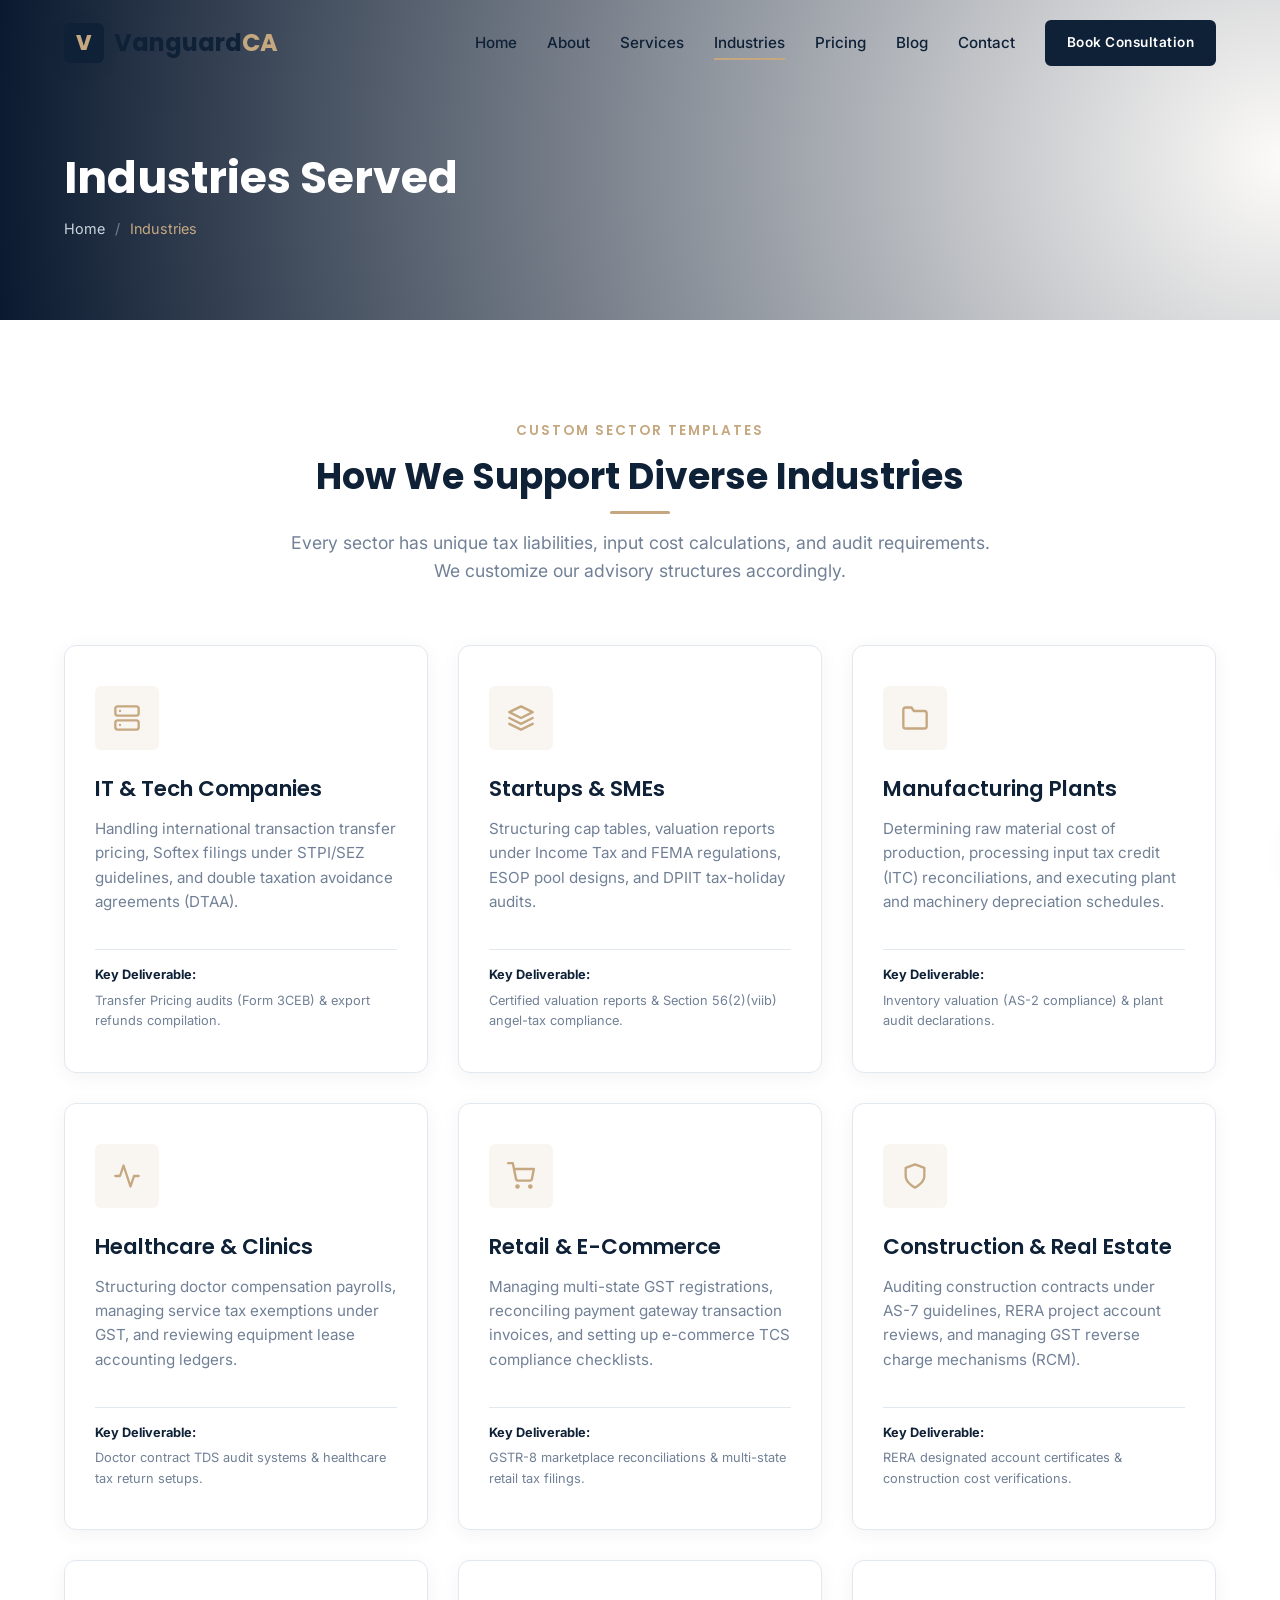
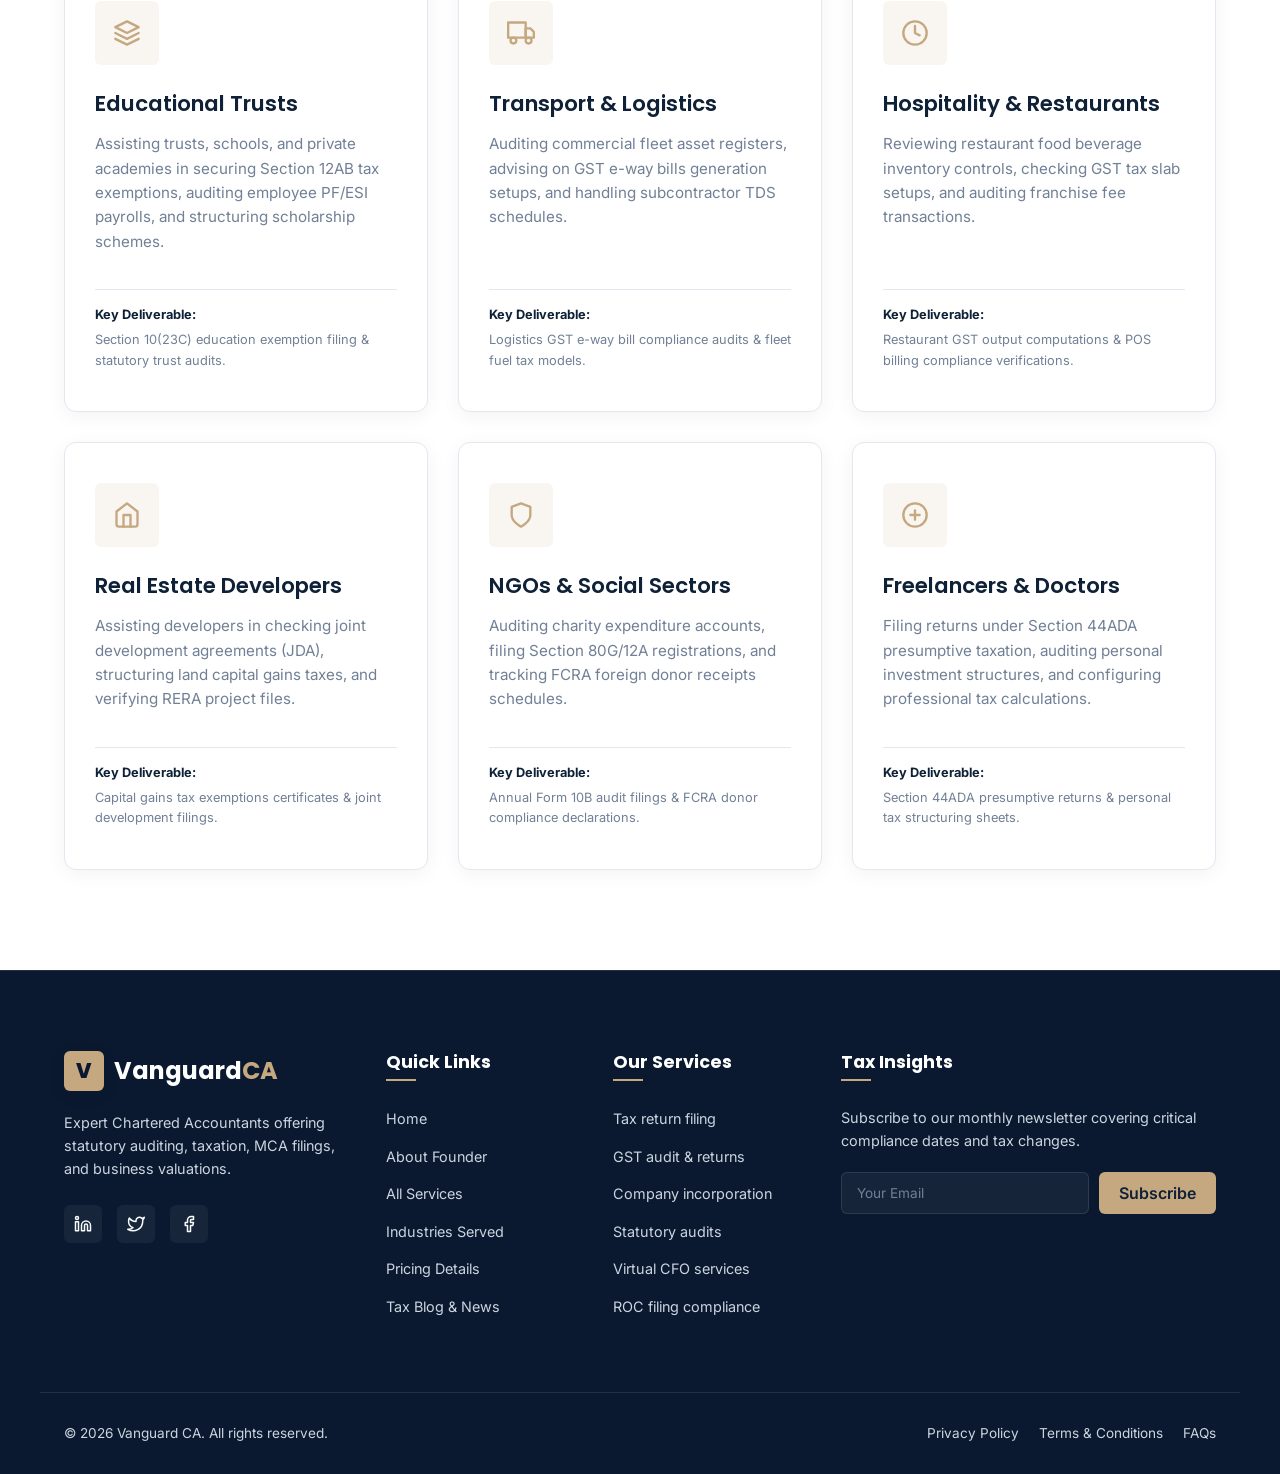
<file: industries.html>
<!DOCTYPE html>
<html lang="en">
<head>
  <meta charset="UTF-8">
  <meta name="viewport" content="width=device-width, initial-scale=1.0">
  
  <!-- SEO Meta Tags -->
  <title>Industries We Serve | Vanguard Chartered Accountants</title>
  <meta name="description" content="Explore the 12 industries we serve including IT firms, startups, manufacturing plants, healthcare providers, real estate, and NGOs with specific compliance setups.">
  <meta name="keywords" content="Manufacturing Audit, SEZ compliance IT, Startup valuation, NGO FCRA filing, Real estate RERA audit, Professional tax doctor">
  <link rel="canonical" href="https://ca-practice-placeholder.github.io/industries.html">

  <!-- Open Graph & Twitter -->
  <meta property="og:title" content="Industries We Serve | Vanguard Chartered Accountants">
  <meta property="og:description" content="Explore the 12 industries we serve including IT firms, startups, manufacturing plants, healthcare providers, real estate, and NGOs with specific compliance setups.">
  <meta property="og:image" content="https://ca-practice-placeholder.github.io/images/hero-preview.jpg">

  <!-- Stylesheets -->
  <link rel="stylesheet" href="css/style.css">
  <link rel="stylesheet" href="css/responsive.css">
</head>
<body>

  <!-- ==========================================================================
       Header / Navbar
       ========================================================================== -->
  <header>
    <div class="container nav-container">
      <a href="index.html" class="logo">
        <div class="logo-symbol">V</div>
        <div class="logo-text">Vanguard<span>CA</span></div>
      </a>
      
      <button class="hamburger" aria-label="Toggle Navigation" aria-expanded="false" aria-controls="nav-menu">
        <span></span>
        <span></span>
        <span></span>
      </button>

      <nav>
        <ul class="nav-menu" id="nav-menu">
          <li><a href="index.html" class="nav-link">Home</a></li>
          <li><a href="about.html" class="nav-link">About</a></li>
          <li><a href="services.html" class="nav-link">Services</a></li>
          <li><a href="industries.html" class="nav-link">Industries</a></li>
          <li><a href="pricing.html" class="nav-link">Pricing</a></li>
          <li><a href="blog.html" class="nav-link">Blog</a></li>
          <li><a href="contact.html" class="nav-link">Contact</a></li>
          <li><a href="contact.html" class="btn btn-primary" style="padding: 10px 20px; font-size: 0.85rem;">Book Consultation</a></li>
        </ul>
      </nav>
    </div>
  </header>

  <!-- ==========================================================================
       Page Header
       ========================================================================== -->
  <section class="page-header">
    <div class="container">
      <h1>Industries Served</h1>
      <ul class="breadcrumbs">
        <li><a href="index.html">Home</a></li>
        <li class="active">Industries</li>
      </ul>
    </div>
  </section>

  <!-- ==========================================================================
       Industries Detailed Grid
       ========================================================================== -->
  <section class="section">
    <div class="container">
      <div class="section-header reveal">
        <span class="subtitle">Custom Sector Templates</span>
        <h2>How We Support Diverse Industries</h2>
        <p>Every sector has unique tax liabilities, input cost calculations, and audit requirements. We customize our advisory structures accordingly.</p>
      </div>

      <div class="grid grid-3">
        <!-- 1. IT & Tech Companies -->
        <div class="card reveal">
          <div class="card-icon">
            <svg xmlns="http://www.w3.org/2000/svg" width="28" height="28" viewBox="0 0 24 24" fill="none" stroke="currentColor" stroke-width="2" stroke-linecap="round" stroke-linejoin="round"><rect x="2" y="2" width="20" height="8" rx="2" ry="2"></rect><rect x="2" y="14" width="20" height="8" rx="2" ry="2"></rect><line x1="6" y1="6" x2="6.01" y2="6"></line><line x1="6" y1="18" x2="6.01" y2="18"></line></svg>
          </div>
          <h3>IT & Tech Companies</h3>
          <p>Handling international transaction transfer pricing, Softex filings under STPI/SEZ guidelines, and double taxation avoidance agreements (DTAA).</p>
          <div style="font-size: 0.8rem; color: var(--text-muted); border-top: 1px solid var(--border-color); padding-top: 15px; margin-top: 15px;">
            <strong style="color: var(--primary-navy); display: block; margin-bottom: 5px;">Key Deliverable:</strong>
            Transfer Pricing audits (Form 3CEB) & export refunds compilation.
          </div>
        </div>

        <!-- 2. Startups -->
        <div class="card reveal reveal-delay-1">
          <div class="card-icon">
            <svg xmlns="http://www.w3.org/2000/svg" width="28" height="28" viewBox="0 0 24 24" fill="none" stroke="currentColor" stroke-width="2" stroke-linecap="round" stroke-linejoin="round"><path d="M12 2L2 7l10 5 10-5-10-5z"></path><path d="M2 17l10 5 10-5"></path><path d="M2 12l10 5 10-5"></path></svg>
          </div>
          <h3>Startups & SMEs</h3>
          <p>Structuring cap tables, valuation reports under Income Tax and FEMA regulations, ESOP pool designs, and DPIIT tax-holiday audits.</p>
          <div style="font-size: 0.8rem; color: var(--text-muted); border-top: 1px solid var(--border-color); padding-top: 15px; margin-top: 15px;">
            <strong style="color: var(--primary-navy); display: block; margin-bottom: 5px;">Key Deliverable:</strong>
            Certified valuation reports & Section 56(2)(viib) angel-tax compliance.
          </div>
        </div>

        <!-- 3. Manufacturing -->
        <div class="card reveal reveal-delay-2">
          <div class="card-icon">
            <svg xmlns="http://www.w3.org/2000/svg" width="28" height="28" viewBox="0 0 24 24" fill="none" stroke="currentColor" stroke-width="2" stroke-linecap="round" stroke-linejoin="round"><path d="M22 19a2 2 0 0 1-2 2H4a2 2 0 0 1-2-2V5a2 2 0 0 1 2-2h5l2 3h9a2 2 0 0 1 2 2z"></path></svg>
          </div>
          <h3>Manufacturing Plants</h3>
          <p>Determining raw material cost of production, processing input tax credit (ITC) reconciliations, and executing plant and machinery depreciation schedules.</p>
          <div style="font-size: 0.8rem; color: var(--text-muted); border-top: 1px solid var(--border-color); padding-top: 15px; margin-top: 15px;">
            <strong style="color: var(--primary-navy); display: block; margin-bottom: 5px;">Key Deliverable:</strong>
            Inventory valuation (AS-2 compliance) & plant audit declarations.
          </div>
        </div>

        <!-- 4. Healthcare -->
        <div class="card reveal">
          <div class="card-icon">
            <svg xmlns="http://www.w3.org/2000/svg" width="28" height="28" viewBox="0 0 24 24" fill="none" stroke="currentColor" stroke-width="2" stroke-linecap="round" stroke-linejoin="round"><path d="M22 12h-4l-3 9L9 3l-3 9H2"></path></svg>
          </div>
          <h3>Healthcare & Clinics</h3>
          <p>Structuring doctor compensation payrolls, managing service tax exemptions under GST, and reviewing equipment lease accounting ledgers.</p>
          <div style="font-size: 0.8rem; color: var(--text-muted); border-top: 1px solid var(--border-color); padding-top: 15px; margin-top: 15px;">
            <strong style="color: var(--primary-navy); display: block; margin-bottom: 5px;">Key Deliverable:</strong>
            Doctor contract TDS audit systems & healthcare tax return setups.
          </div>
        </div>

        <!-- 5. Retail & E-Commerce -->
        <div class="card reveal reveal-delay-1">
          <div class="card-icon">
            <svg xmlns="http://www.w3.org/2000/svg" width="28" height="28" viewBox="0 0 24 24" fill="none" stroke="currentColor" stroke-width="2" stroke-linecap="round" stroke-linejoin="round"><circle cx="9" cy="21" r="1"></circle><circle cx="20" cy="21" r="1"></circle><path d="M1 1h4l2.68 13.39a2 2 0 0 0 2 1.61h9.72a2 2 0 0 0 2-1.61L23 6H6"></path></svg>
          </div>
          <h3>Retail & E-Commerce</h3>
          <p>Managing multi-state GST registrations, reconciling payment gateway transaction invoices, and setting up e-commerce TCS compliance checklists.</p>
          <div style="font-size: 0.8rem; color: var(--text-muted); border-top: 1px solid var(--border-color); padding-top: 15px; margin-top: 15px;">
            <strong style="color: var(--primary-navy); display: block; margin-bottom: 5px;">Key Deliverable:</strong>
            GSTR-8 marketplace reconciliations & multi-state retail tax filings.
          </div>
        </div>

        <!-- 6. Construction & Infra -->
        <div class="card reveal reveal-delay-2">
          <div class="card-icon">
            <svg xmlns="http://www.w3.org/2000/svg" width="28" height="28" viewBox="0 0 24 24" fill="none" stroke="currentColor" stroke-width="2" stroke-linecap="round" stroke-linejoin="round"><path d="M12 22s8-4 8-10V5l-8-3-8 3v7c0 6 8 10 8 10z"></path></svg>
          </div>
          <h3>Construction & Real Estate</h3>
          <p>Auditing construction contracts under AS-7 guidelines, RERA project account reviews, and managing GST reverse charge mechanisms (RCM).</p>
          <div style="font-size: 0.8rem; color: var(--text-muted); border-top: 1px solid var(--border-color); padding-top: 15px; margin-top: 15px;">
            <strong style="color: var(--primary-navy); display: block; margin-bottom: 5px;">Key Deliverable:</strong>
            RERA designated account certificates & construction cost verifications.
          </div>
        </div>

        <!-- 7. Education -->
        <div class="card reveal">
          <div class="card-icon">
            <svg xmlns="http://www.w3.org/2000/svg" width="28" height="28" viewBox="0 0 24 24" fill="none" stroke="currentColor" stroke-width="2" stroke-linecap="round" stroke-linejoin="round"><path d="M12 2L2 7l10 5 10-5-10-5z"></path><path d="M2 17l10 5 10-5"></path><path d="M2 12l10 5 10-5"></path></svg>
          </div>
          <h3>Educational Trusts</h3>
          <p>Assisting trusts, schools, and private academies in securing Section 12AB tax exemptions, auditing employee PF/ESI payrolls, and structuring scholarship schemes.</p>
          <div style="font-size: 0.8rem; color: var(--text-muted); border-top: 1px solid var(--border-color); padding-top: 15px; margin-top: 15px;">
            <strong style="color: var(--primary-navy); display: block; margin-bottom: 5px;">Key Deliverable:</strong>
            Section 10(23C) education exemption filing & statutory trust audits.
          </div>
        </div>

        <!-- 8. Transport & Logistics -->
        <div class="card reveal reveal-delay-1">
          <div class="card-icon">
            <svg xmlns="http://www.w3.org/2000/svg" width="28" height="28" viewBox="0 0 24 24" fill="none" stroke="currentColor" stroke-width="2" stroke-linecap="round" stroke-linejoin="round"><rect x="1" y="3" width="15" height="13"></rect><polygon points="16 8 20 8 23 11 23 16 16 16 16 8"></polygon><circle cx="5.5" cy="18.5" r="2.5"></circle><circle cx="18.5" cy="18.5" r="2.5"></circle></svg>
          </div>
          <h3>Transport & Logistics</h3>
          <p>Auditing commercial fleet asset registers, advising on GST e-way bills generation setups, and handling subcontractor TDS schedules.</p>
          <div style="font-size: 0.8rem; color: var(--text-muted); border-top: 1px solid var(--border-color); padding-top: 15px; margin-top: 15px;">
            <strong style="color: var(--primary-navy); display: block; margin-bottom: 5px;">Key Deliverable:</strong>
            Logistics GST e-way bill compliance audits & fleet fuel tax models.
          </div>
        </div>

        <!-- 9. Hospitality -->
        <div class="card reveal reveal-delay-2">
          <div class="card-icon">
            <svg xmlns="http://www.w3.org/2000/svg" width="28" height="28" viewBox="0 0 24 24" fill="none" stroke="currentColor" stroke-width="2" stroke-linecap="round" stroke-linejoin="round"><circle cx="12" cy="12" r="10"></circle><polyline points="12 6 12 12 16 14"></polyline></svg>
          </div>
          <h3>Hospitality & Restaurants</h3>
          <p>Reviewing restaurant food beverage inventory controls, checking GST tax slab setups, and auditing franchise fee transactions.</p>
          <div style="font-size: 0.8rem; color: var(--text-muted); border-top: 1px solid var(--border-color); padding-top: 15px; margin-top: 15px;">
            <strong style="color: var(--primary-navy); display: block; margin-bottom: 5px;">Key Deliverable:</strong>
            Restaurant GST output computations & POS billing compliance verifications.
          </div>
        </div>

        <!-- 10. Real Estate Firms -->
        <div class="card reveal">
          <div class="card-icon">
            <svg xmlns="http://www.w3.org/2000/svg" width="28" height="28" viewBox="0 0 24 24" fill="none" stroke="currentColor" stroke-width="2" stroke-linecap="round" stroke-linejoin="round"><path d="M3 9l9-7 9 7v11a2 2 0 0 1-2 2H5a2 2 0 0 1-2-2z"></path><polyline points="9 22 9 12 15 12 15 22"></polyline></svg>
          </div>
          <h3>Real Estate Developers</h3>
          <p>Assisting developers in checking joint development agreements (JDA), structuring land capital gains taxes, and verifying RERA project files.</p>
          <div style="font-size: 0.8rem; color: var(--text-muted); border-top: 1px solid var(--border-color); padding-top: 15px; margin-top: 15px;">
            <strong style="color: var(--primary-navy); display: block; margin-bottom: 5px;">Key Deliverable:</strong>
            Capital gains tax exemptions certificates & joint development filings.
          </div>
        </div>

        <!-- 11. NGOs & Societies -->
        <div class="card reveal reveal-delay-1">
          <div class="card-icon">
            <svg xmlns="http://www.w3.org/2000/svg" width="28" height="28" viewBox="0 0 24 24" fill="none" stroke="currentColor" stroke-width="2" stroke-linecap="round" stroke-linejoin="round"><path d="M12 22s8-4 8-10V5l-8-3-8 3v7c0 6 8 10 8 10z"></path></svg>
          </div>
          <h3>NGOs & Social Sectors</h3>
          <p>Auditing charity expenditure accounts, filing Section 80G/12A registrations, and tracking FCRA foreign donor receipts schedules.</p>
          <div style="font-size: 0.8rem; color: var(--text-muted); border-top: 1px solid var(--border-color); padding-top: 15px; margin-top: 15px;">
            <strong style="color: var(--primary-navy); display: block; margin-bottom: 5px;">Key Deliverable:</strong>
            Annual Form 10B audit filings & FCRA donor compliance declarations.
          </div>
        </div>

        <!-- 12. Professionals -->
        <div class="card reveal reveal-delay-2">
          <div class="card-icon">
            <svg xmlns="http://www.w3.org/2000/svg" width="28" height="28" viewBox="0 0 24 24" fill="none" stroke="currentColor" stroke-width="2" stroke-linecap="round" stroke-linejoin="round"><circle cx="12" cy="12" r="10"></circle><line x1="12" y1="8" x2="12" y2="16"></line><line x1="8" y1="12" x2="16" y2="12"></line></svg>
          </div>
          <h3>Freelancers & Doctors</h3>
          <p>Filing returns under Section 44ADA presumptive taxation, auditing personal investment structures, and configuring professional tax calculations.</p>
          <div style="font-size: 0.8rem; color: var(--text-muted); border-top: 1px solid var(--border-color); padding-top: 15px; margin-top: 15px;">
            <strong style="color: var(--primary-navy); display: block; margin-bottom: 5px;">Key Deliverable:</strong>
            Section 44ADA presumptive returns & personal tax structuring sheets.
          </div>
        </div>
      </div>
    </div>
  </section>

  <!-- ==========================================================================
       Footer
       ========================================================================== -->
  <footer>
    <div class="container footer-grid">
      <div class="footer-brand">
        <a href="index.html" class="logo">
          <div class="logo-symbol" style="background: var(--accent-gold); color: var(--primary-dark);">V</div>
          <div class="logo-text" style="color: var(--bg-white);">Vanguard<span>CA</span></div>
        </a>
        <p>Expert Chartered Accountants offering statutory auditing, taxation, MCA filings, and business valuations.</p>
        <div class="social-links">
          <a href="#" class="social-link" aria-label="LinkedIn">
            <svg xmlns="http://www.w3.org/2000/svg" width="18" height="18" viewBox="0 0 24 24" fill="none" stroke="currentColor" stroke-width="2" stroke-linecap="round" stroke-linejoin="round"><path d="M16 8a6 6 0 0 1 6 6v7h-4v-7a2 2 0 0 0-2-2 2 2 0 0 0-2 2v7h-4v-7a6 6 0 0 1 6-6z"></path><rect x="2" y="9" width="4" height="12"></rect><circle cx="4" cy="4" r="2"></circle></svg>
          </a>
          <a href="#" class="social-link" aria-label="Twitter">
            <svg xmlns="http://www.w3.org/2000/svg" width="18" height="18" viewBox="0 0 24 24" fill="none" stroke="currentColor" stroke-width="2" stroke-linecap="round" stroke-linejoin="round"><path d="M23 3a10.9 10.9 0 0 1-3.14 1.53 4.48 4.48 0 0 0-7.86 3v1A10.66 10.66 0 0 1 3 4s-4 9 5 13a11.64 11.64 0 0 1-7 2c9 5 20 0 20-11.5a4.5 4.5 0 0 0-.08-.83A7.72 7.72 0 0 0 23 3z"></path></svg>
          </a>
          <a href="#" class="social-link" aria-label="Facebook">
            <svg xmlns="http://www.w3.org/2000/svg" width="18" height="18" viewBox="0 0 24 24" fill="none" stroke="currentColor" stroke-width="2" stroke-linecap="round" stroke-linejoin="round"><path d="M18 2h-3a5 5 0 0 0-5 5v3H7v4h3v8h4v-8h3l1-4h-4V7a1 1 0 0 1 1-1h3z"></path></svg>
          </a>
        </div>
      </div>

      <div class="footer-links">
        <h4>Quick Links</h4>
        <ul class="footer-links-list">
          <li><a href="index.html">Home</a></li>
          <li><a href="about.html">About Founder</a></li>
          <li><a href="services.html">All Services</a></li>
          <li><a href="industries.html">Industries Served</a></li>
          <li><a href="pricing.html">Pricing Details</a></li>
          <li><a href="blog.html">Tax Blog & News</a></li>
        </ul>
      </div>

      <div class="footer-links">
        <h4>Our Services</h4>
        <ul class="footer-links-list">
          <li><a href="services.html#taxation">Tax return filing</a></li>
          <li><a href="services.html#gst">GST audit & returns</a></li>
          <li><a href="services.html#corporate">Company incorporation</a></li>
          <li><a href="services.html#audit">Statutory audits</a></li>
          <li><a href="services.html#advisory">Virtual CFO services</a></li>
          <li><a href="services.html#compliance">ROC filing compliance</a></li>
        </ul>
      </div>

      <div class="footer-newsletter">
        <h4>Tax Insights</h4>
        <p>Subscribe to our monthly newsletter covering critical compliance dates and tax changes.</p>
        <form class="newsletter-form" action="#" method="POST">
          <input type="email" placeholder="Your Email" aria-label="Email address" required>
          <button type="submit">Subscribe</button>
        </form>
      </div>
    </div>

    <div class="container footer-bottom flex-between">
      <div>
        &copy; 2026 Vanguard CA. All rights reserved.
      </div>
      <div class="footer-bottom-links">
        <a href="#">Privacy Policy</a>
        <a href="#">Terms & Conditions</a>
        <a href="contact.html#faq">FAQs</a>
      </div>
    </div>
  </footer>

  <!-- ==========================================================================
       Utility Buttons / Modals
       ========================================================================== -->
  <button class="back-to-top flex-center" aria-label="Back to Top">
    <svg xmlns="http://www.w3.org/2000/svg" width="20" height="20" viewBox="0 0 24 24" fill="none" stroke="currentColor" stroke-width="3" stroke-linecap="round" stroke-linejoin="round"><polyline points="18 15 12 9 6 15"></polyline></svg>
  </button>

  <!-- Scripts -->
  <script src="js/script.js"></script>
</body>
</html>
</file>
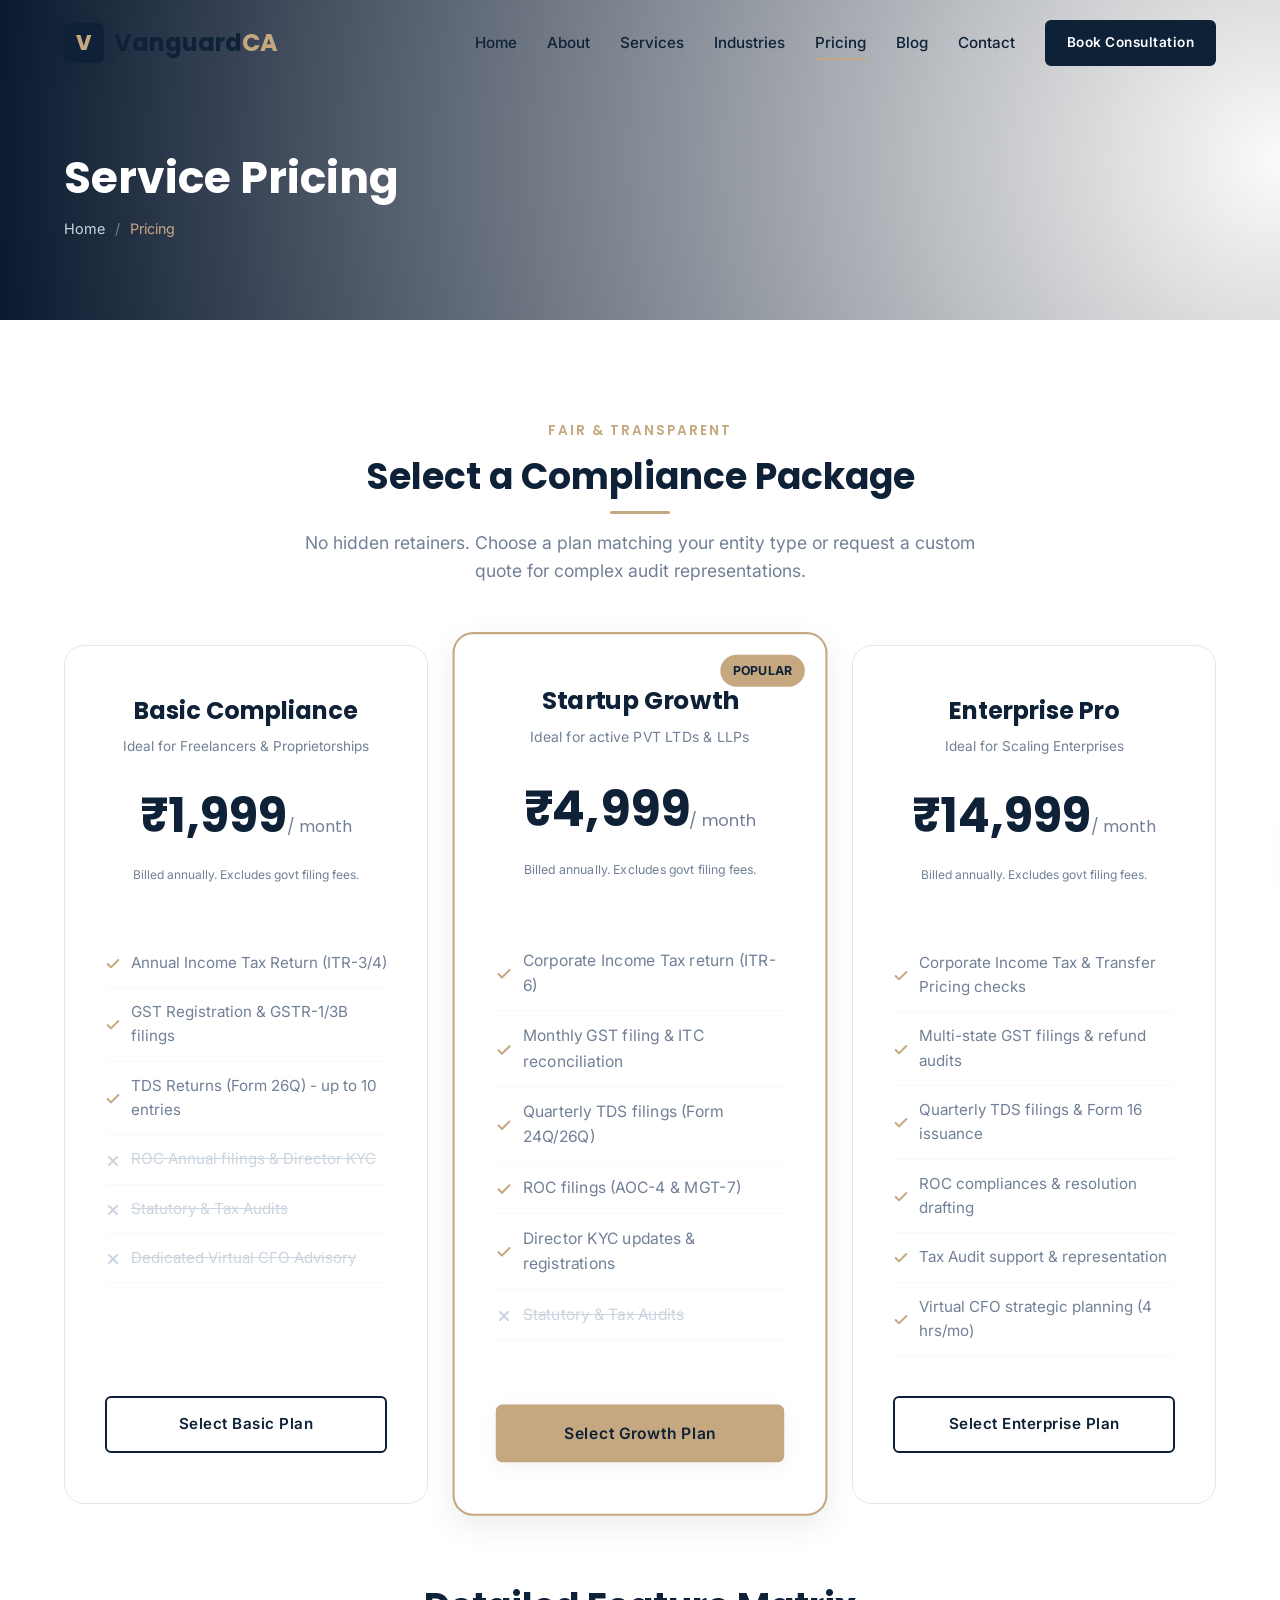
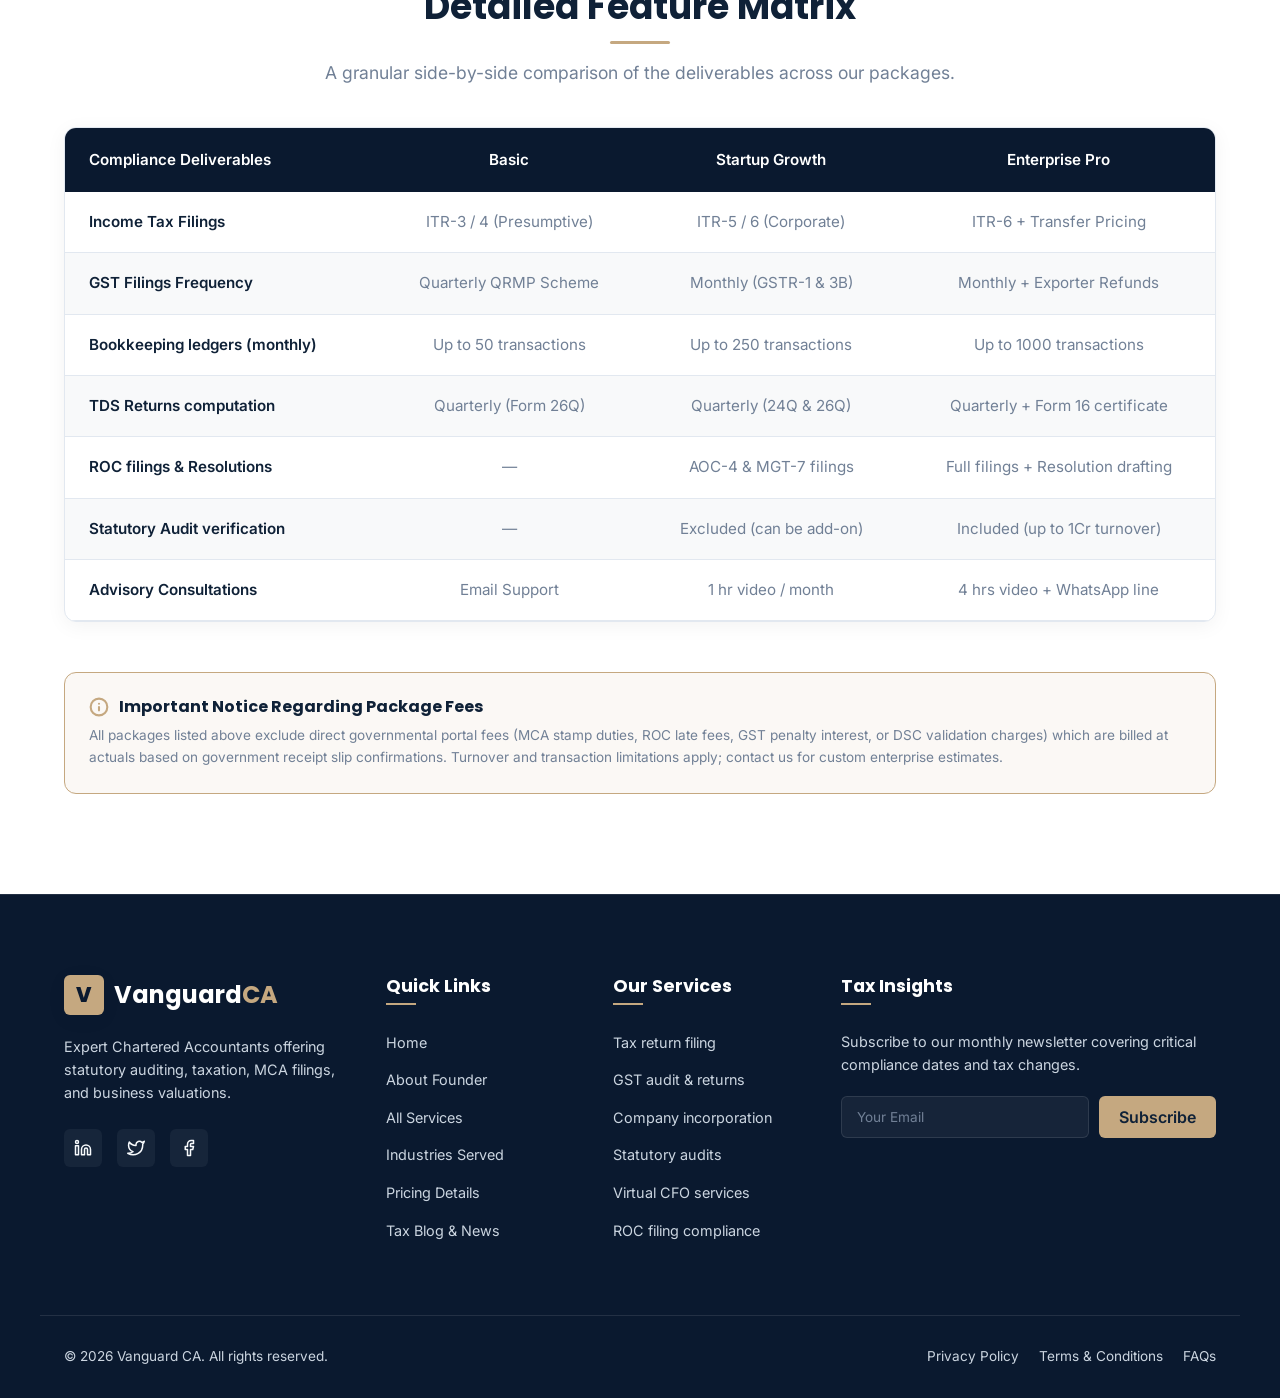
<file: pricing.html>
<!DOCTYPE html>
<html lang="en">
<head>
  <meta charset="UTF-8">
  <meta name="viewport" content="width=device-width, initial-scale=1.0">
  
  <!-- SEO Meta Tags -->
  <title>Pricing Packages & Plans | Vanguard Chartered Accountants</title>
  <meta name="description" content="View transparent flat pricing packages for CA services. Packages for startups, SMEs, and virtual CFO solutions with detailed comparison matrices.">
  <meta name="keywords" content="CA fee structure, company incorporation price, GST return filing cost, tax filing package, virtual CFO fee">
  <link rel="canonical" href="https://ca-practice-placeholder.github.io/pricing.html">

  <!-- Open Graph & Twitter -->
  <meta property="og:title" content="Pricing Packages & Plans | Vanguard Chartered Accountants">
  <meta property="og:description" content="View transparent flat pricing packages for CA services. Packages for startups, SMEs, and virtual CFO solutions with detailed comparison matrices.">
  <meta property="og:image" content="https://ca-practice-placeholder.github.io/images/hero-preview.jpg">

  <!-- Stylesheets -->
  <link rel="stylesheet" href="css/style.css">
  <link rel="stylesheet" href="css/responsive.css">
</head>
<body>

  <!-- ==========================================================================
       Header / Navbar
       ========================================================================== -->
  <header>
    <div class="container nav-container">
      <a href="index.html" class="logo">
        <div class="logo-symbol">V</div>
        <div class="logo-text">Vanguard<span>CA</span></div>
      </a>
      
      <button class="hamburger" aria-label="Toggle Navigation" aria-expanded="false" aria-controls="nav-menu">
        <span></span>
        <span></span>
        <span></span>
      </button>

      <nav>
        <ul class="nav-menu" id="nav-menu">
          <li><a href="index.html" class="nav-link">Home</a></li>
          <li><a href="about.html" class="nav-link">About</a></li>
          <li><a href="services.html" class="nav-link">Services</a></li>
          <li><a href="industries.html" class="nav-link">Industries</a></li>
          <li><a href="pricing.html" class="nav-link">Pricing</a></li>
          <li><a href="blog.html" class="nav-link">Blog</a></li>
          <li><a href="contact.html" class="nav-link">Contact</a></li>
          <li><a href="contact.html" class="btn btn-primary" style="padding: 10px 20px; font-size: 0.85rem;">Book Consultation</a></li>
        </ul>
      </nav>
    </div>
  </header>

  <!-- ==========================================================================
       Page Header
       ========================================================================== -->
  <section class="page-header">
    <div class="container">
      <h1>Service Pricing</h1>
      <ul class="breadcrumbs">
        <li><a href="index.html">Home</a></li>
        <li class="active">Pricing</li>
      </ul>
    </div>
  </section>

  <!-- ==========================================================================
       Pricing Grid Section
       ========================================================================== -->
  <section class="section">
    <div class="container">
      <div class="section-header reveal">
        <span class="subtitle">Fair & Transparent</span>
        <h2>Select a Compliance Package</h2>
        <p>No hidden retainers. Choose a plan matching your entity type or request a custom quote for complex audit representations.</p>
      </div>

      <div class="pricing-grid margin-bottom-lg reveal">
        <!-- Plan 1: Basic -->
        <div class="pricing-card">
          <div class="pricing-header">
            <h3>Basic Compliance</h3>
            <p style="color: var(--text-muted); font-size: 0.85rem; margin-bottom: 20px;">Ideal for Freelancers & Proprietorships</p>
          </div>
          <div class="pricing-price">
            ₹1,999<span>/ month</span>
          </div>
          <p style="font-size: 0.75rem; color: var(--text-muted); margin-bottom: 25px;">Billed annually. Excludes govt filing fees.</p>
          
          <ul class="pricing-features">
            <li>Annual Income Tax Return (ITR-3/4)</li>
            <li>GST Registration & GSTR-1/3B filings</li>
            <li>TDS Returns (Form 26Q) - up to 10 entries</li>
            <li class="excluded">ROC Annual filings & Director KYC</li>
            <li class="excluded">Statutory & Tax Audits</li>
            <li class="excluded">Dedicated Virtual CFO Advisory</li>
          </ul>

          <a href="contact.html?plan=basic" class="btn btn-outline" style="width: 100%; margin-top: auto;">Select Basic Plan</a>
        </div>

        <!-- Plan 2: Standard (Popular) -->
        <div class="pricing-card popular">
          <div class="pricing-badge">Popular</div>
          <div class="pricing-header">
            <h3>Startup Growth</h3>
            <p style="color: var(--text-muted); font-size: 0.85rem; margin-bottom: 20px;">Ideal for active PVT LTDs & LLPs</p>
          </div>
          <div class="pricing-price">
            ₹4,999<span>/ month</span>
          </div>
          <p style="font-size: 0.75rem; color: var(--text-muted); margin-bottom: 25px;">Billed annually. Excludes govt filing fees.</p>
          
          <ul class="pricing-features">
            <li>Corporate Income Tax return (ITR-6)</li>
            <li>Monthly GST filing & ITC reconciliation</li>
            <li>Quarterly TDS filings (Form 24Q/26Q)</li>
            <li>ROC filings (AOC-4 & MGT-7)</li>
            <li>Director KYC updates & registrations</li>
            <li class="excluded">Statutory & Tax Audits</li>
          </ul>

          <a href="contact.html?plan=standard" class="btn btn-accent" style="width: 100%; margin-top: auto;">Select Growth Plan</a>
        </div>

        <!-- Plan 3: Premium -->
        <div class="pricing-card">
          <div class="pricing-header">
            <h3>Enterprise Pro</h3>
            <p style="color: var(--text-muted); font-size: 0.85rem; margin-bottom: 20px;">Ideal for Scaling Enterprises</p>
          </div>
          <div class="pricing-price">
            ₹14,999<span>/ month</span>
          </div>
          <p style="font-size: 0.75rem; color: var(--text-muted); margin-bottom: 25px;">Billed annually. Excludes govt filing fees.</p>
          
          <ul class="pricing-features">
            <li>Corporate Income Tax & Transfer Pricing checks</li>
            <li>Multi-state GST filings & refund audits</li>
            <li>Quarterly TDS filings & Form 16 issuance</li>
            <li>ROC compliances & resolution drafting</li>
            <li>Tax Audit support & representation</li>
            <li>Virtual CFO strategic planning (4 hrs/mo)</li>
          </ul>

          <a href="contact.html?plan=premium" class="btn btn-outline" style="width: 100%; margin-top: auto;">Select Enterprise Plan</a>
        </div>
      </div>

      <!-- Comparison Matrix Title -->
      <div class="section-header reveal" style="margin-bottom: 40px; margin-top: 80px;">
        <h2>Detailed Feature Matrix</h2>
        <p>A granular side-by-side comparison of the deliverables across our packages.</p>
      </div>

      <!-- Feature Comparison Table (Responsive Container) -->
      <div class="reveal" style="overflow-x: auto; background: var(--bg-white); border-radius: var(--radius-md); border: 1px solid var(--border-color); box-shadow: var(--shadow-soft); margin-bottom: 50px;">
        <table style="width: 100%; border-collapse: collapse; text-align: left; font-size: 0.95rem;">
          <thead>
            <tr style="background-color: var(--primary-dark); color: var(--bg-white);">
              <th style="padding: 20px 24px; font-weight: 600;">Compliance Deliverables</th>
              <th style="padding: 20px 24px; font-weight: 600; text-align: center;">Basic</th>
              <th style="padding: 20px 24px; font-weight: 600; text-align: center;">Startup Growth</th>
              <th style="padding: 20px 24px; font-weight: 600; text-align: center;">Enterprise Pro</th>
            </tr>
          </thead>
          <tbody>
            <tr style="border-bottom: 1px solid var(--border-color);">
              <td style="padding: 18px 24px; font-weight: 600; color: var(--primary-navy);">Income Tax Filings</td>
              <td style="padding: 18px 24px; text-align: center; color: var(--text-muted);">ITR-3 / 4 (Presumptive)</td>
              <td style="padding: 18px 24px; text-align: center; color: var(--text-muted);">ITR-5 / 6 (Corporate)</td>
              <td style="padding: 18px 24px; text-align: center; color: var(--text-muted);">ITR-6 + Transfer Pricing</td>
            </tr>
            <tr style="border-bottom: 1px solid var(--border-color); background-color: var(--bg-light);">
              <td style="padding: 18px 24px; font-weight: 600; color: var(--primary-navy);">GST Filings Frequency</td>
              <td style="padding: 18px 24px; text-align: center; color: var(--text-muted);">Quarterly QRMP Scheme</td>
              <td style="padding: 18px 24px; text-align: center; color: var(--text-muted);">Monthly (GSTR-1 & 3B)</td>
              <td style="padding: 18px 24px; text-align: center; color: var(--text-muted);">Monthly + Exporter Refunds</td>
            </tr>
            <tr style="border-bottom: 1px solid var(--border-color);">
              <td style="padding: 18px 24px; font-weight: 600; color: var(--primary-navy);">Bookkeeping ledgers (monthly)</td>
              <td style="padding: 18px 24px; text-align: center; color: var(--text-muted);">Up to 50 transactions</td>
              <td style="padding: 18px 24px; text-align: center; color: var(--text-muted);">Up to 250 transactions</td>
              <td style="padding: 18px 24px; text-align: center; color: var(--text-muted);">Up to 1000 transactions</td>
            </tr>
            <tr style="border-bottom: 1px solid var(--border-color); background-color: var(--bg-light);">
              <td style="padding: 18px 24px; font-weight: 600; color: var(--primary-navy);">TDS Returns computation</td>
              <td style="padding: 18px 24px; text-align: center; color: var(--text-muted);">Quarterly (Form 26Q)</td>
              <td style="padding: 18px 24px; text-align: center; color: var(--text-muted);">Quarterly (24Q & 26Q)</td>
              <td style="padding: 18px 24px; text-align: center; color: var(--text-muted);">Quarterly + Form 16 certificate</td>
            </tr>
            <tr style="border-bottom: 1px solid var(--border-color);">
              <td style="padding: 18px 24px; font-weight: 600; color: var(--primary-navy);">ROC filings & Resolutions</td>
              <td style="padding: 18px 24px; text-align: center; color: var(--text-muted);">—</td>
              <td style="padding: 18px 24px; text-align: center; color: var(--text-muted);">AOC-4 & MGT-7 filings</td>
              <td style="padding: 18px 24px; text-align: center; color: var(--text-muted);">Full filings + Resolution drafting</td>
            </tr>
            <tr style="border-bottom: 1px solid var(--border-color); background-color: var(--bg-light);">
              <td style="padding: 18px 24px; font-weight: 600; color: var(--primary-navy);">Statutory Audit verification</td>
              <td style="padding: 18px 24px; text-align: center; color: var(--text-muted);">—</td>
              <td style="padding: 18px 24px; text-align: center; color: var(--text-muted);">Excluded (can be add-on)</td>
              <td style="padding: 18px 24px; text-align: center; color: var(--text-muted);">Included (up to 1Cr turnover)</td>
            </tr>
            <tr style="border-bottom: 1px solid var(--border-color);">
              <td style="padding: 18px 24px; font-weight: 600; color: var(--primary-navy);">Advisory Consultations</td>
              <td style="padding: 18px 24px; text-align: center; color: var(--text-muted);">Email Support</td>
              <td style="padding: 18px 24px; text-align: center; color: var(--text-muted);">1 hr video / month</td>
              <td style="padding: 18px 24px; text-align: center; color: var(--text-muted);">4 hrs video + WhatsApp line</td>
            </tr>
          </tbody>
        </table>
      </div>

      <!-- Fees disclaimer notice -->
      <div class="reveal" style="background-color: rgba(197, 168, 128, 0.08); border: 1px solid var(--accent-gold); border-radius: var(--radius-md); padding: 24px;">
        <h4 style="margin-bottom: 8px; color: var(--primary-navy); display: flex; align-items: center; gap: 10px;">
          <svg xmlns="http://www.w3.org/2000/svg" width="20" height="20" viewBox="0 0 24 24" fill="none" stroke="currentColor" stroke-width="2.5" stroke-linecap="round" stroke-linejoin="round" class="text-gold"><circle cx="12" cy="12" r="10"></circle><line x1="12" y1="16" x2="12" y2="12"></line><line x1="12" y1="8" x2="12.01" y2="8"></line></svg>
          Important Notice Regarding Package Fees
        </h4>
        <p style="font-size: 0.85rem; color: var(--text-muted); margin-bottom: 0;">
          All packages listed above exclude direct governmental portal fees (MCA stamp duties, ROC late fees, GST penalty interest, or DSC validation charges) which are billed at actuals based on government receipt slip confirmations. Turnover and transaction limitations apply; contact us for custom enterprise estimates.
        </p>
      </div>

    </div>
  </section>

  <!-- ==========================================================================
       Footer
       ========================================================================== -->
  <footer>
    <div class="container footer-grid">
      <div class="footer-brand">
        <a href="index.html" class="logo">
          <div class="logo-symbol" style="background: var(--accent-gold); color: var(--primary-dark);">V</div>
          <div class="logo-text" style="color: var(--bg-white);">Vanguard<span>CA</span></div>
        </a>
        <p>Expert Chartered Accountants offering statutory auditing, taxation, MCA filings, and business valuations.</p>
        <div class="social-links">
          <a href="#" class="social-link" aria-label="LinkedIn">
            <svg xmlns="http://www.w3.org/2000/svg" width="18" height="18" viewBox="0 0 24 24" fill="none" stroke="currentColor" stroke-width="2" stroke-linecap="round" stroke-linejoin="round"><path d="M16 8a6 6 0 0 1 6 6v7h-4v-7a2 2 0 0 0-2-2 2 2 0 0 0-2 2v7h-4v-7a6 6 0 0 1 6-6z"></path><rect x="2" y="9" width="4" height="12"></rect><circle cx="4" cy="4" r="2"></circle></svg>
          </a>
          <a href="#" class="social-link" aria-label="Twitter">
            <svg xmlns="http://www.w3.org/2000/svg" width="18" height="18" viewBox="0 0 24 24" fill="none" stroke="currentColor" stroke-width="2" stroke-linecap="round" stroke-linejoin="round"><path d="M23 3a10.9 10.9 0 0 1-3.14 1.53 4.48 4.48 0 0 0-7.86 3v1A10.66 10.66 0 0 1 3 4s-4 9 5 13a11.64 11.64 0 0 1-7 2c9 5 20 0 20-11.5a4.5 4.5 0 0 0-.08-.83A7.72 7.72 0 0 0 23 3z"></path></svg>
          </a>
          <a href="#" class="social-link" aria-label="Facebook">
            <svg xmlns="http://www.w3.org/2000/svg" width="18" height="18" viewBox="0 0 24 24" fill="none" stroke="currentColor" stroke-width="2" stroke-linecap="round" stroke-linejoin="round"><path d="M18 2h-3a5 5 0 0 0-5 5v3H7v4h3v8h4v-8h3l1-4h-4V7a1 1 0 0 1 1-1h3z"></path></svg>
          </a>
        </div>
      </div>

      <div class="footer-links">
        <h4>Quick Links</h4>
        <ul class="footer-links-list">
          <li><a href="index.html">Home</a></li>
          <li><a href="about.html">About Founder</a></li>
          <li><a href="services.html">All Services</a></li>
          <li><a href="industries.html">Industries Served</a></li>
          <li><a href="pricing.html">Pricing Details</a></li>
          <li><a href="blog.html">Tax Blog & News</a></li>
        </ul>
      </div>

      <div class="footer-links">
        <h4>Our Services</h4>
        <ul class="footer-links-list">
          <li><a href="services.html#taxation">Tax return filing</a></li>
          <li><a href="services.html#gst">GST audit & returns</a></li>
          <li><a href="services.html#corporate">Company incorporation</a></li>
          <li><a href="services.html#audit">Statutory audits</a></li>
          <li><a href="services.html#advisory">Virtual CFO services</a></li>
          <li><a href="services.html#compliance">ROC filing compliance</a></li>
        </ul>
      </div>

      <div class="footer-newsletter">
        <h4>Tax Insights</h4>
        <p>Subscribe to our monthly newsletter covering critical compliance dates and tax changes.</p>
        <form class="newsletter-form" action="#" method="POST">
          <input type="email" placeholder="Your Email" aria-label="Email address" required>
          <button type="submit">Subscribe</button>
        </form>
      </div>
    </div>

    <div class="container footer-bottom flex-between">
      <div>
        &copy; 2026 Vanguard CA. All rights reserved.
      </div>
      <div class="footer-bottom-links">
        <a href="#">Privacy Policy</a>
        <a href="#">Terms & Conditions</a>
        <a href="contact.html#faq">FAQs</a>
      </div>
    </div>
  </footer>

  <!-- ==========================================================================
       Utility Buttons / Modals
       ========================================================================== -->
  <button class="back-to-top flex-center" aria-label="Back to Top">
    <svg xmlns="http://www.w3.org/2000/svg" width="20" height="20" viewBox="0 0 24 24" fill="none" stroke="currentColor" stroke-width="3" stroke-linecap="round" stroke-linejoin="round"><polyline points="18 15 12 9 6 15"></polyline></svg>
  </button>

  <!-- Scripts -->
  <script src="js/script.js"></script>
</body>
</html>
</file>
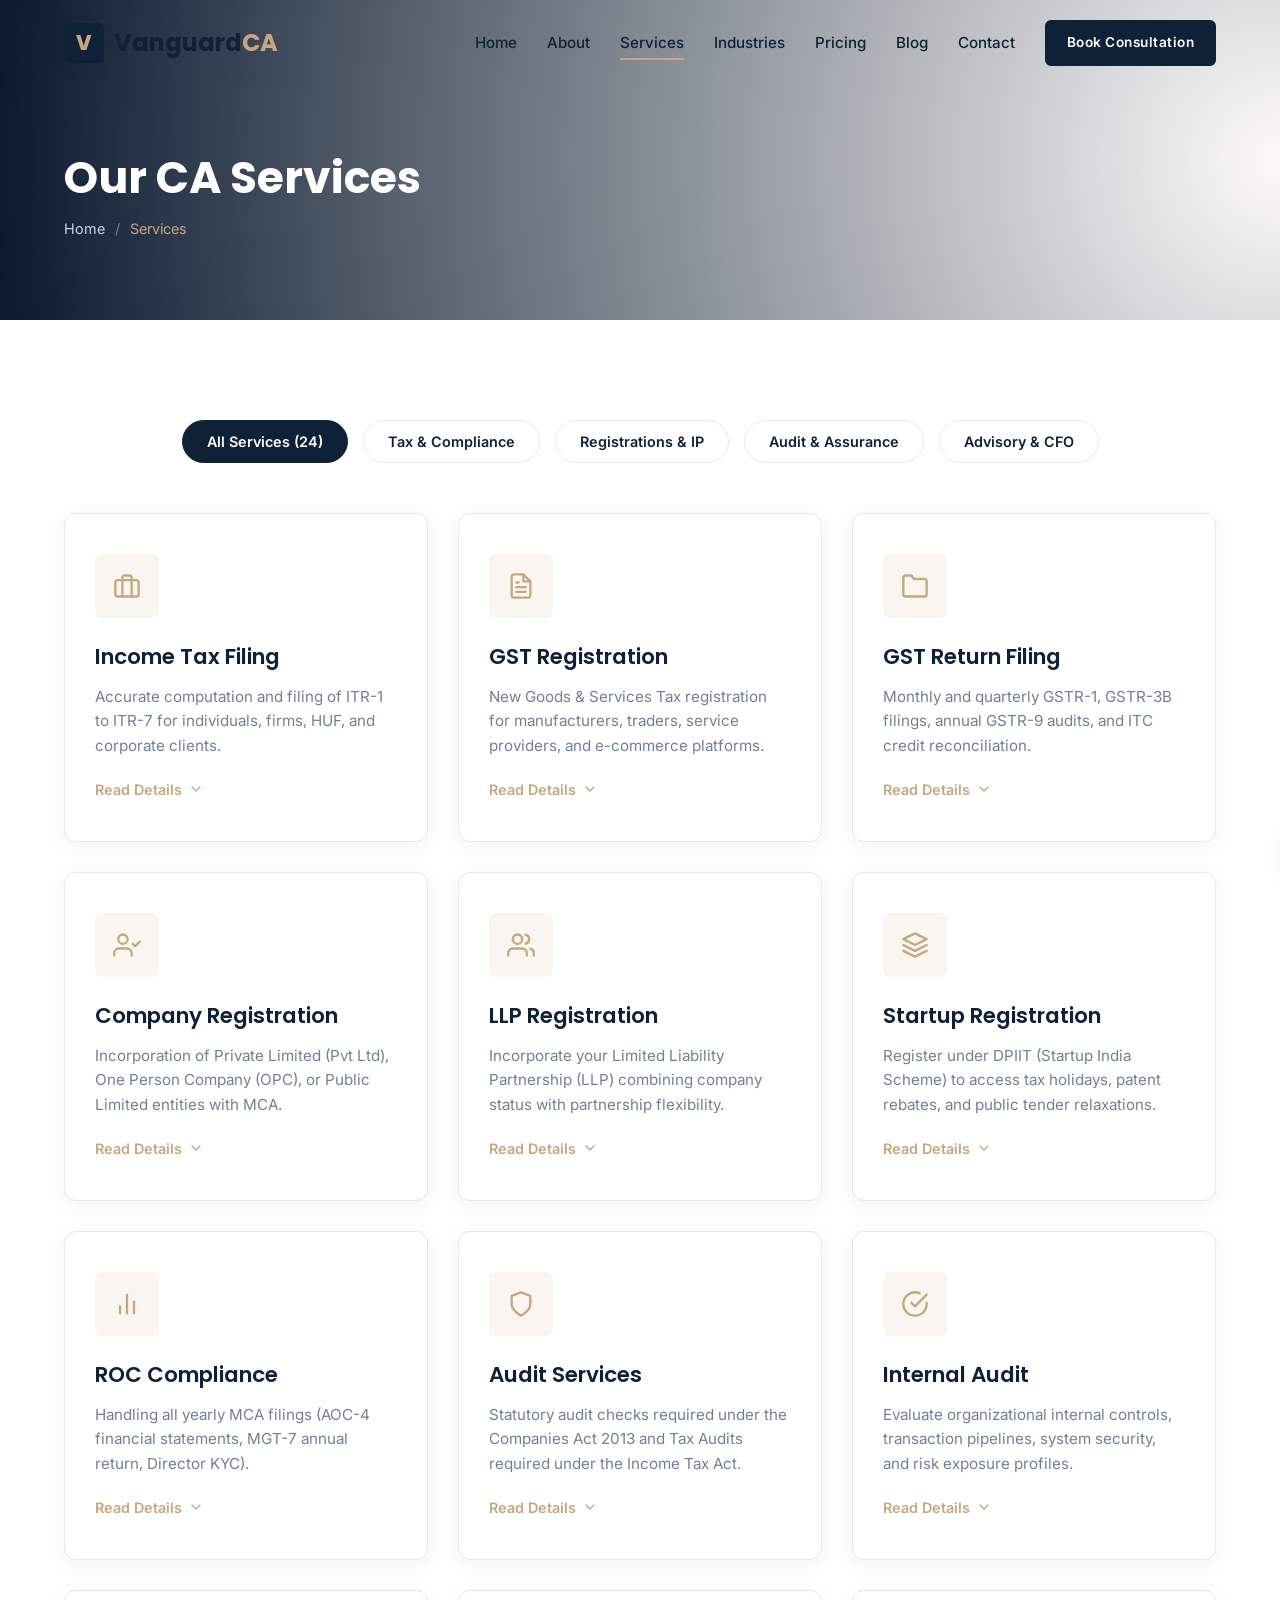
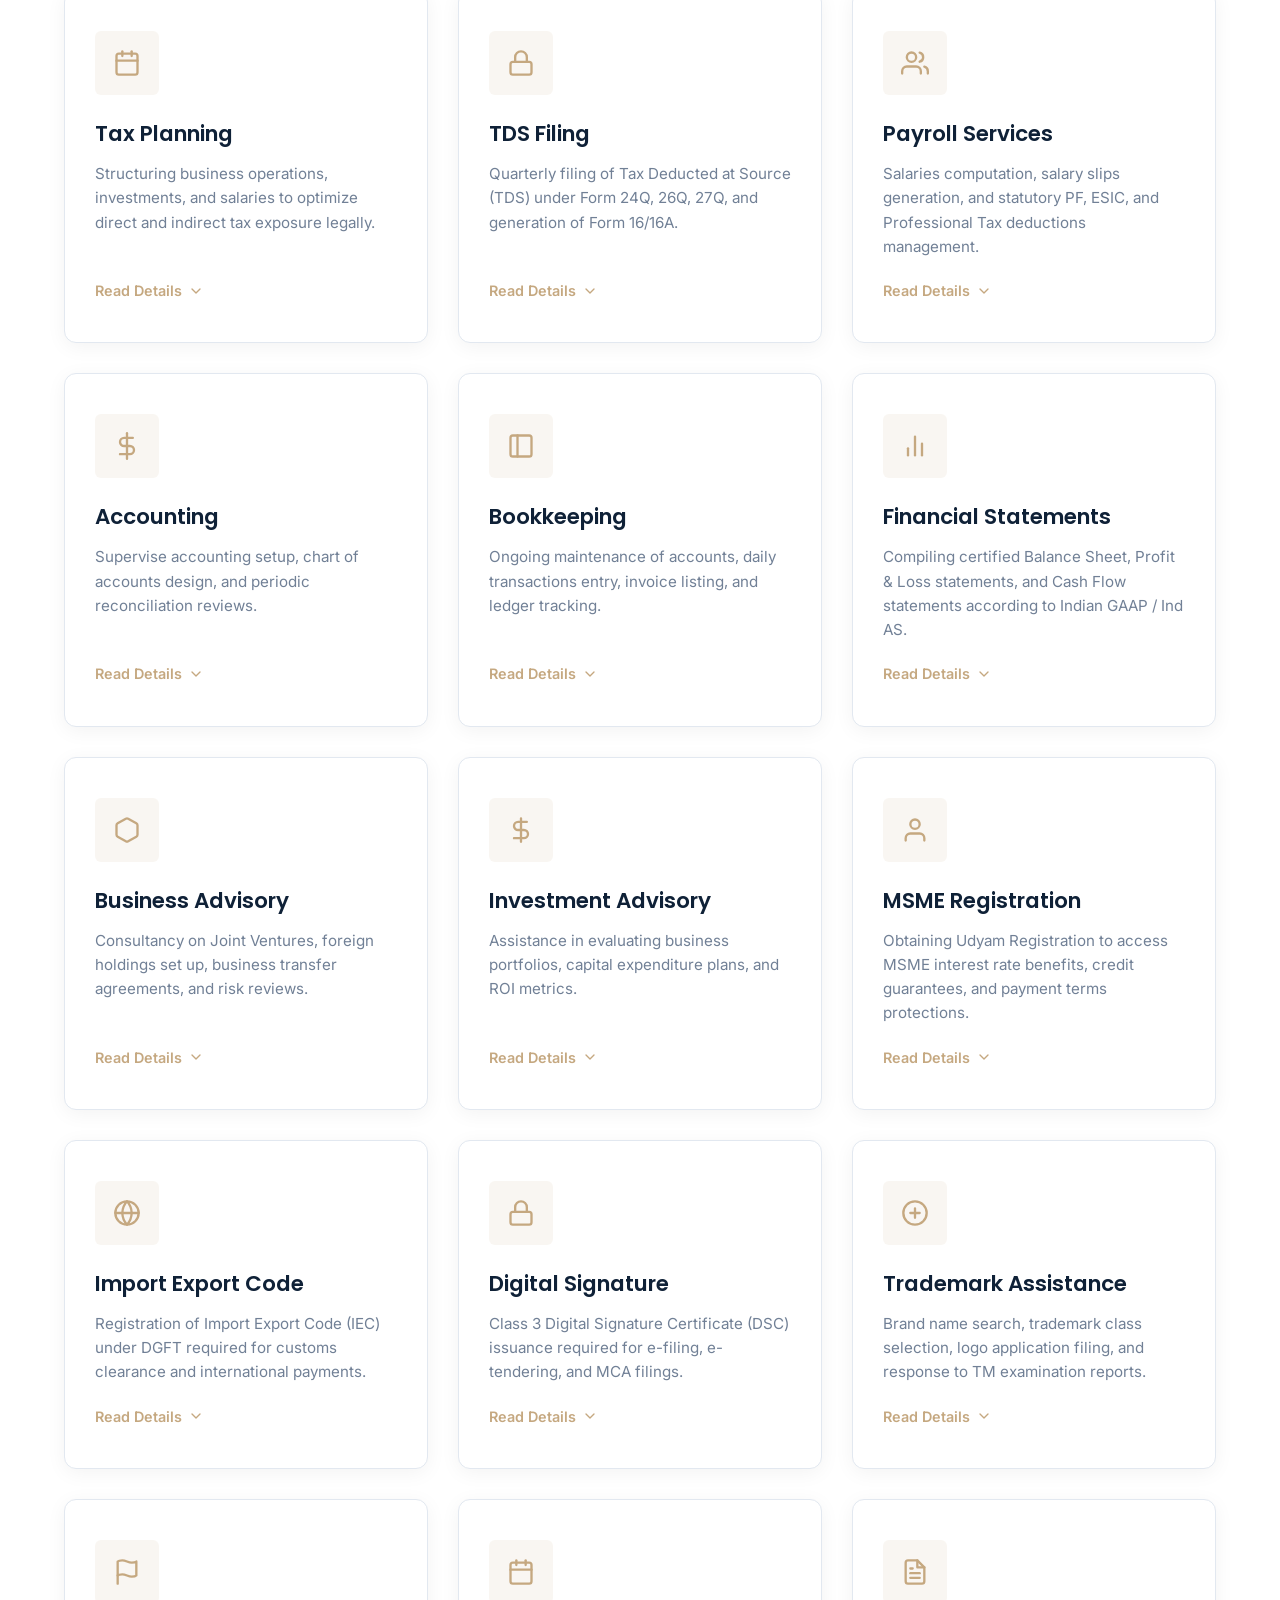
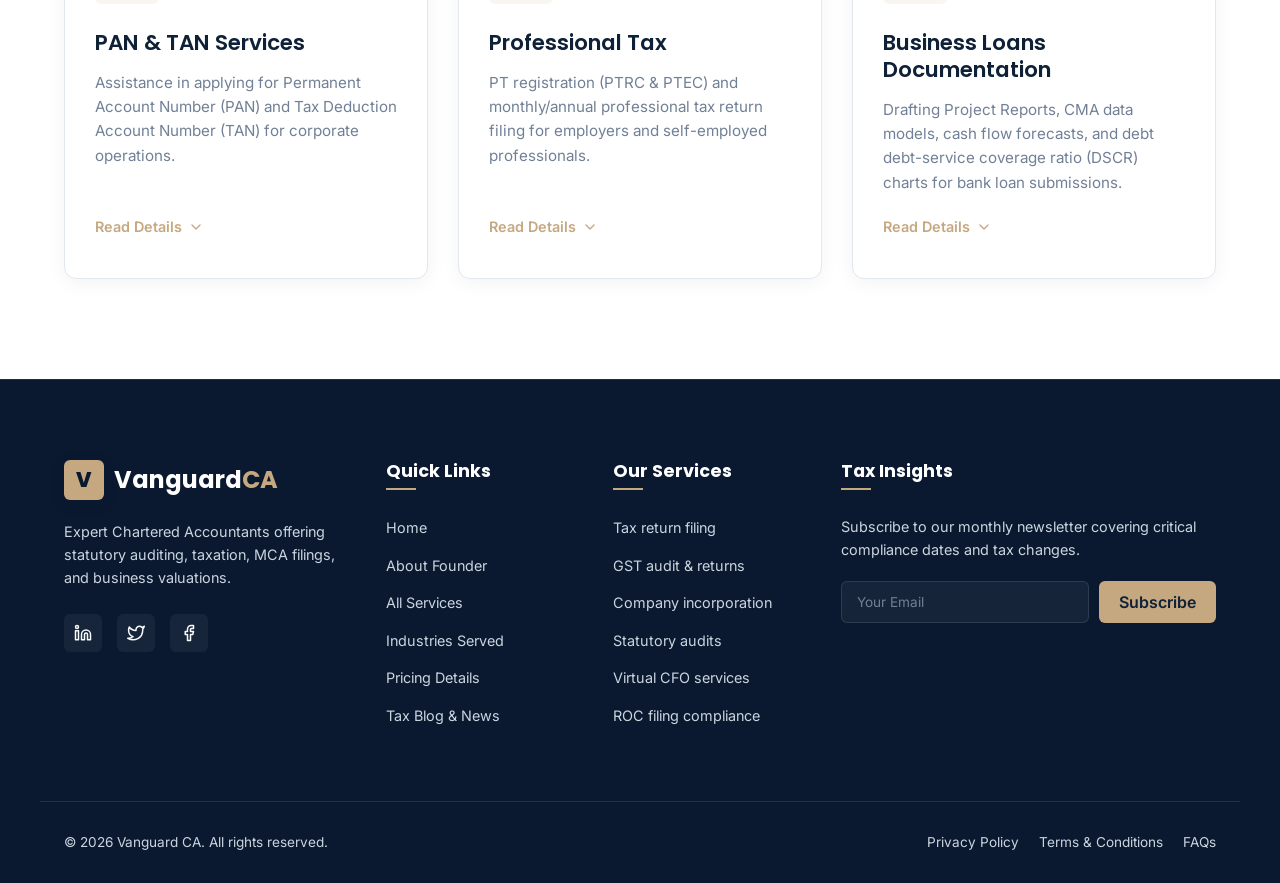
<file: services.html>
<!DOCTYPE html>
<html lang="en">
<head>
  <meta charset="UTF-8">
  <meta name="viewport" content="width=device-width, initial-scale=1.0">
  
  <!-- SEO Meta Tags -->
  <title>Our Chartered Accountant Services | Taxation, Audit & Advisory</title>
  <meta name="description" content="View our complete list of 24+ Chartered Accountant services including Income Tax, GST, Company incorporation, statutory audit, Virtual CFO and trade registrations.">
  <meta name="keywords" content="GST filing, Income Tax returns, Pvt Ltd incorporation, Statutory Audit, Internal Audit, Virtual CFO, Trademark registration, MSME certificate">
  <link rel="canonical" href="https://ca-practice-placeholder.github.io/services.html">

  <!-- Open Graph & Twitter -->
  <meta property="og:title" content="Our Chartered Accountant Services | Taxation, Audit & Advisory">
  <meta property="og:description" content="View our complete list of 24+ Chartered Accountant services including Income Tax, GST, Company incorporation, statutory audit, Virtual CFO and trade registrations.">
  <meta property="og:image" content="https://ca-practice-placeholder.github.io/images/hero-preview.jpg">

  <!-- Stylesheets -->
  <link rel="stylesheet" href="css/style.css">
  <link rel="stylesheet" href="css/responsive.css">
</head>
<body>

  <!-- ==========================================================================
       Header / Navbar
       ========================================================================== -->
  <header>
    <div class="container nav-container">
      <a href="index.html" class="logo">
        <div class="logo-symbol">V</div>
        <div class="logo-text">Vanguard<span>CA</span></div>
      </a>
      
      <button class="hamburger" aria-label="Toggle Navigation" aria-expanded="false" aria-controls="nav-menu">
        <span></span>
        <span></span>
        <span></span>
      </button>

      <nav>
        <ul class="nav-menu" id="nav-menu">
          <li><a href="index.html" class="nav-link">Home</a></li>
          <li><a href="about.html" class="nav-link">About</a></li>
          <li><a href="services.html" class="nav-link">Services</a></li>
          <li><a href="industries.html" class="nav-link">Industries</a></li>
          <li><a href="pricing.html" class="nav-link">Pricing</a></li>
          <li><a href="blog.html" class="nav-link">Blog</a></li>
          <li><a href="contact.html" class="nav-link">Contact</a></li>
          <li><a href="contact.html" class="btn btn-primary" style="padding: 10px 20px; font-size: 0.85rem;">Book Consultation</a></li>
        </ul>
      </nav>
    </div>
  </header>

  <!-- ==========================================================================
       Page Header
       ========================================================================== -->
  <section class="page-header">
    <div class="container">
      <h1>Our CA Services</h1>
      <ul class="breadcrumbs">
        <li><a href="index.html">Home</a></li>
        <li class="active">Services</li>
      </ul>
    </div>
  </section>

  <!-- ==========================================================================
       Services Tabbed Grid Section
       ========================================================================== -->
  <section class="section">
    <div class="container">
      <!-- Tabs Navigation -->
      <ul class="services-tabs-nav reveal">
        <li><button class="tab-btn active" data-tab="all">All Services (24)</button></li>
        <li><button class="tab-btn" data-tab="taxation">Tax & Compliance</button></li>
        <li><button class="tab-btn" data-tab="registration">Registrations & IP</button></li>
        <li><button class="tab-btn" data-tab="audit">Audit & Assurance</button></li>
        <li><button class="tab-btn" data-tab="advisory">Advisory & CFO</button></li>
      </ul>

      <!-- ==================== TAB PANEL: ALL SERVICES ==================== -->
      <div class="tab-panel active" id="all">
        <div class="grid grid-3">
          
          <!-- Service Card 1 -->
          <div class="card reveal" id="tax-filing">
            <div class="card-icon">
              <svg xmlns="http://www.w3.org/2000/svg" width="28" height="28" viewBox="0 0 24 24" fill="none" stroke="currentColor" stroke-width="2" stroke-linecap="round" stroke-linejoin="round"><rect x="2" y="7" width="20" height="14" rx="2" ry="2"></rect><path d="M16 21V5a2 2 0 0 0-2-2h-4a2 2 0 0 0-2 2v16"></path></svg>
            </div>
            <h3>Income Tax Filing</h3>
            <p>Accurate computation and filing of ITR-1 to ITR-7 for individuals, firms, HUF, and corporate clients.</p>
            <div class="details-drawer">
              <ul>
                <li>Tax liability computation & deduction optimization</li>
                <li>Advance Tax computations and due date tracking</li>
                <li>Response to Income Tax Notices & representations</li>
                <li>Scrutiny assessment submissions and rectification forms</li>
              </ul>
            </div>
            <a href="#" class="details-btn">Read Details <svg xmlns="http://www.w3.org/2000/svg" width="16" height="16" viewBox="0 0 24 24" fill="none" stroke="currentColor" stroke-width="2" stroke-linecap="round" stroke-linejoin="round"><polyline points="6 9 12 15 18 9"></polyline></svg></a>
          </div>

          <!-- Service Card 2 -->
          <div class="card reveal" id="gst-reg">
            <div class="card-icon">
              <svg xmlns="http://www.w3.org/2000/svg" width="28" height="28" viewBox="0 0 24 24" fill="none" stroke="currentColor" stroke-width="2" stroke-linecap="round" stroke-linejoin="round"><path d="M14 2H6a2 2 0 0 0-2 2v16a2 2 0 0 0 2 2h12a2 2 0 0 0 2-2V8z"></path><polyline points="14 2 14 8 20 8"></polyline><line x1="16" y1="13" x2="8" y2="13"></line><line x1="16" y1="17" x2="8" y2="17"></line><polyline points="10 9 9 9 8 9"></polyline></svg>
            </div>
            <h3>GST Registration</h3>
            <p>New Goods & Services Tax registration for manufacturers, traders, service providers, and e-commerce platforms.</p>
            <div class="details-drawer">
              <ul>
                <li>Application processing under CGST/SGST acts</li>
                <li>State-specific address verification support</li>
                <li>Composition scheme opt-in configuration</li>
                <li>Temporary / Casual tax registration setup</li>
              </ul>
            </div>
            <a href="#" class="details-btn">Read Details <svg xmlns="http://www.w3.org/2000/svg" width="16" height="16" viewBox="0 0 24 24" fill="none" stroke="currentColor" stroke-width="2" stroke-linecap="round" stroke-linejoin="round"><polyline points="6 9 12 15 18 9"></polyline></svg></a>
          </div>

          <!-- Service Card 3 -->
          <div class="card reveal" id="gst-filing">
            <div class="card-icon">
              <svg xmlns="http://www.w3.org/2000/svg" width="28" height="28" viewBox="0 0 24 24" fill="none" stroke="currentColor" stroke-width="2" stroke-linecap="round" stroke-linejoin="round"><path d="M22 19a2 2 0 0 1-2 2H4a2 2 0 0 1-2-2V5a2 2 0 0 1 2-2h5l2 3h9a2 2 0 0 1 2 2z"></path></svg>
            </div>
            <h3>GST Return Filing</h3>
            <p>Monthly and quarterly GSTR-1, GSTR-3B filings, annual GSTR-9 audits, and ITC credit reconciliation.</p>
            <div class="details-drawer">
              <ul>
                <li>GSTR-2B Input Tax Credit reconciliation</li>
                <li>E-way bill and E-invoicing support</li>
                <li>GST refund applications for exporters</li>
                <li>Filing GSTR-4 (Composition) & GSTR-6 (ISD)</li>
              </ul>
            </div>
            <a href="#" class="details-btn">Read Details <svg xmlns="http://www.w3.org/2000/svg" width="16" height="16" viewBox="0 0 24 24" fill="none" stroke="currentColor" stroke-width="2" stroke-linecap="round" stroke-linejoin="round"><polyline points="6 9 12 15 18 9"></polyline></svg></a>
          </div>

          <!-- Service Card 4 -->
          <div class="card reveal" id="co-reg">
            <div class="card-icon">
              <svg xmlns="http://www.w3.org/2000/svg" width="28" height="28" viewBox="0 0 24 24" fill="none" stroke="currentColor" stroke-width="2" stroke-linecap="round" stroke-linejoin="round"><path d="M16 21v-2a4 4 0 0 0-4-4H5a4 4 0 0 0-4 4v2"></path><circle cx="8.5" cy="7" r="4"></circle><polyline points="17 11 19 13 23 9"></polyline></svg>
            </div>
            <h3>Company Registration</h3>
            <p>Incorporation of Private Limited (Pvt Ltd), One Person Company (OPC), or Public Limited entities with MCA.</p>
            <div class="details-drawer">
              <ul>
                <li>Name approval check (RUN application)</li>
                <li>Digital Signature Certificate (DSC) issuance</li>
                <li>Drafting Memorandum & Articles of Association (MoA/AoA)</li>
                <li>SPICe+ form filing, PAN/TAN generation</li>
              </ul>
            </div>
            <a href="#" class="details-btn">Read Details <svg xmlns="http://www.w3.org/2000/svg" width="16" height="16" viewBox="0 0 24 24" fill="none" stroke="currentColor" stroke-width="2" stroke-linecap="round" stroke-linejoin="round"><polyline points="6 9 12 15 18 9"></polyline></svg></a>
          </div>

          <!-- Service Card 5 -->
          <div class="card reveal" id="llp-reg">
            <div class="card-icon">
              <svg xmlns="http://www.w3.org/2000/svg" width="28" height="28" viewBox="0 0 24 24" fill="none" stroke="currentColor" stroke-width="2" stroke-linecap="round" stroke-linejoin="round"><path d="M17 21v-2a4 4 0 0 0-4-4H5a4 4 0 0 0-4 4v2"></path><circle cx="9" cy="7" r="4"></circle><path d="M23 21v-2a4 4 0 0 0-3-3.87"></path><path d="M16 3.13a4 4 0 0 1 0 7.75"></path></svg>
            </div>
            <h3>LLP Registration</h3>
            <p>Incorporate your Limited Liability Partnership (LLP) combining company status with partnership flexibility.</p>
            <div class="details-drawer">
              <ul>
                <li>FiLLiP incorporation form processing</li>
                <li>Drafting and filing of LLP Agreement (Form-3)</li>
                <li>DIN / DPIN registration for all partners</li>
                <li>Registered address verification documents</li>
              </ul>
            </div>
            <a href="#" class="details-btn">Read Details <svg xmlns="http://www.w3.org/2000/svg" width="16" height="16" viewBox="0 0 24 24" fill="none" stroke="currentColor" stroke-width="2" stroke-linecap="round" stroke-linejoin="round"><polyline points="6 9 12 15 18 9"></polyline></svg></a>
          </div>

          <!-- Service Card 6 -->
          <div class="card reveal" id="startup-reg">
            <div class="card-icon">
              <svg xmlns="http://www.w3.org/2000/svg" width="28" height="28" viewBox="0 0 24 24" fill="none" stroke="currentColor" stroke-width="2" stroke-linecap="round" stroke-linejoin="round"><polygon points="12 2 2 7 12 12 22 7 12 2"></polygon><polyline points="2 17 12 22 22 17"></polyline><polyline points="2 12 12 17 22 12"></polyline></svg>
            </div>
            <h3>Startup Registration</h3>
            <p>Register under DPIIT (Startup India Scheme) to access tax holidays, patent rebates, and public tender relaxations.</p>
            <div class="details-drawer">
              <ul>
                <li>DPIIT recognition certificate application</li>
                <li>Section 80-IAC Income Tax exemption support</li>
                <li>Self-compliance templates for labor & environmental laws</li>
                <li>Fast-track patent applications facilitation</li>
              </ul>
            </div>
            <a href="#" class="details-btn">Read Details <svg xmlns="http://www.w3.org/2000/svg" width="16" height="16" viewBox="0 0 24 24" fill="none" stroke="currentColor" stroke-width="2" stroke-linecap="round" stroke-linejoin="round"><polyline points="6 9 12 15 18 9"></polyline></svg></a>
          </div>

          <!-- Service Card 7 -->
          <div class="card reveal" id="roc-comp">
            <div class="card-icon">
              <svg xmlns="http://www.w3.org/2000/svg" width="28" height="28" viewBox="0 0 24 24" fill="none" stroke="currentColor" stroke-width="2" stroke-linecap="round" stroke-linejoin="round"><line x1="18" y1="20" x2="18" y2="10"></line><line x1="12" y1="20" x2="12" y2="4"></line><line x1="6" y1="20" x2="6" y2="14"></line></svg>
            </div>
            <h3>ROC Compliance</h3>
            <p>Handling all yearly MCA filings (AOC-4 financial statements, MGT-7 annual return, Director KYC).</p>
            <div class="details-drawer">
              <ul>
                <li>Filing AOC-4, AOC-4 XBRL and MGT-7 annual forms</li>
                <li>DIR-3 KYC updation for active directors</li>
                <li>Drafting Board Resolutions and General Meeting minutes</li>
                <li>Reporting changes in capital structure or directorship</li>
              </ul>
            </div>
            <a href="#" class="details-btn">Read Details <svg xmlns="http://www.w3.org/2000/svg" width="16" height="16" viewBox="0 0 24 24" fill="none" stroke="currentColor" stroke-width="2" stroke-linecap="round" stroke-linejoin="round"><polyline points="6 9 12 15 18 9"></polyline></svg></a>
          </div>

          <!-- Service Card 8 -->
          <div class="card reveal" id="audit-stat">
            <div class="card-icon">
              <svg xmlns="http://www.w3.org/2000/svg" width="28" height="28" viewBox="0 0 24 24" fill="none" stroke="currentColor" stroke-width="2" stroke-linecap="round" stroke-linejoin="round"><path d="M12 22s8-4 8-10V5l-8-3-8 3v7c0 6 8 10 8 10z"></path></svg>
            </div>
            <h3>Audit Services</h3>
            <p>Statutory audit checks required under the Companies Act 2013 and Tax Audits required under the Income Tax Act.</p>
            <div class="details-drawer">
              <ul>
                <li>Statutory financial audits & audit reports</li>
                <li>Tax Audit filings (Form 3CD/3CA/3CB)</li>
                <li>UDIN generation for certified financials</li>
                <li>CARO reporting compliance verifications</li>
              </ul>
            </div>
            <a href="#" class="details-btn">Read Details <svg xmlns="http://www.w3.org/2000/svg" width="16" height="16" viewBox="0 0 24 24" fill="none" stroke="currentColor" stroke-width="2" stroke-linecap="round" stroke-linejoin="round"><polyline points="6 9 12 15 18 9"></polyline></svg></a>
          </div>

          <!-- Service Card 9 -->
          <div class="card reveal" id="audit-int">
            <div class="card-icon">
              <svg xmlns="http://www.w3.org/2000/svg" width="28" height="28" viewBox="0 0 24 24" fill="none" stroke="currentColor" stroke-width="2" stroke-linecap="round" stroke-linejoin="round"><path d="M22 11.08V12a10 10 0 1 1-5.93-9.14"></path><polyline points="22 4 12 14.01 9 11.01"></polyline></svg>
            </div>
            <h3>Internal Audit</h3>
            <p>Evaluate organizational internal controls, transaction pipelines, system security, and risk exposure profiles.</p>
            <div class="details-drawer">
              <ul>
                <li>ERP process checks & security analysis</li>
                <li>Asset tagging & physical inventory tracking</li>
                <li>SOP reviews & fraud prevention compliance audits</li>
                <li>Internal control efficiency rating reports</li>
              </ul>
            </div>
            <a href="#" class="details-btn">Read Details <svg xmlns="http://www.w3.org/2000/svg" width="16" height="16" viewBox="0 0 24 24" fill="none" stroke="currentColor" stroke-width="2" stroke-linecap="round" stroke-linejoin="round"><polyline points="6 9 12 15 18 9"></polyline></svg></a>
          </div>

          <!-- Service Card 10 -->
          <div class="card reveal" id="tax-plan">
            <div class="card-icon">
              <svg xmlns="http://www.w3.org/2000/svg" width="28" height="28" viewBox="0 0 24 24" fill="none" stroke="currentColor" stroke-width="2" stroke-linecap="round" stroke-linejoin="round"><rect x="3" y="4" width="18" height="18" rx="2" ry="2"></rect><line x1="16" y1="2" x2="16" y2="6"></line><line x1="8" y1="2" x2="8" y2="6"></line><line x1="3" y1="10" x2="21" y2="10"></line></svg>
          </div>
          <h3>Tax Planning</h3>
          <p>Structuring business operations, investments, and salaries to optimize direct and indirect tax exposure legally.</p>
          <div class="details-drawer">
            <ul>
              <li>Strategic corporate tax structuring</li>
              <li>Capital gains tax exemptions planning</li>
              <li>Salary structure optimization for executive teams</li>
              <li>Advance tax schedules and cash flows planning</li>
            </ul>
          </div>
          <a href="#" class="details-btn">Read Details <svg xmlns="http://www.w3.org/2000/svg" width="16" height="16" viewBox="0 0 24 24" fill="none" stroke="currentColor" stroke-width="2" stroke-linecap="round" stroke-linejoin="round"><polyline points="6 9 12 15 18 9"></polyline></svg></a>
        </div>

        <!-- Service Card 11 -->
        <div class="card reveal" id="tds-filing">
          <div class="card-icon">
            <svg xmlns="http://www.w3.org/2000/svg" width="28" height="28" viewBox="0 0 24 24" fill="none" stroke="currentColor" stroke-width="2" stroke-linecap="round" stroke-linejoin="round"><rect x="3" y="11" width="18" height="11" rx="2" ry="2"></rect><path d="M7 11V7a5 5 0 0 1 10 0v4"></path></svg>
          </div>
          <h3>TDS Filing</h3>
          <p>Quarterly filing of Tax Deducted at Source (TDS) under Form 24Q, 26Q, 27Q, and generation of Form 16/16A.</p>
          <div class="details-drawer">
            <ul>
              <li>TDS category and rates check on vendor bills</li>
              <li>Preparation of e-TDS return text files</li>
              <li>Filing Forms 24Q, 26Q, 27Q, and 27EQ</li>
              <li>Issuing TRACES Form 16 / Form 16A certificates</li>
            </ul>
          </div>
          <a href="#" class="details-btn">Read Details <svg xmlns="http://www.w3.org/2000/svg" width="16" height="16" viewBox="0 0 24 24" fill="none" stroke="currentColor" stroke-width="2" stroke-linecap="round" stroke-linejoin="round"><polyline points="6 9 12 15 18 9"></polyline></svg></a>
        </div>

        <!-- Service Card 12 -->
        <div class="card reveal" id="payroll">
          <div class="card-icon">
            <svg xmlns="http://www.w3.org/2000/svg" width="28" height="28" viewBox="0 0 24 24" fill="none" stroke="currentColor" stroke-width="2" stroke-linecap="round" stroke-linejoin="round"><path d="M17 21v-2a4 4 0 0 0-4-4H5a4 4 0 0 0-4 4v2"></path><circle cx="9" cy="7" r="4"></circle><path d="M23 21v-2a4 4 0 0 0-3-3.87"></path><path d="M16 3.13a4 4 0 0 1 0 7.75"></path></svg>
          </div>
          <h3>Payroll Services</h3>
          <p>Salaries computation, salary slips generation, and statutory PF, ESIC, and Professional Tax deductions management.</p>
          <div class="details-drawer">
            <ul>
              <li>Monthly employee CTC salary structures generation</li>
              <li>Provident Fund (PF) and ESI monthly challans</li>
              <li>Professional Tax filings (Form 5)</li>
              <li>Gratuity and leave encashment valuations</li>
            </ul>
          </div>
          <a href="#" class="details-btn">Read Details <svg xmlns="http://www.w3.org/2000/svg" width="16" height="16" viewBox="0 0 24 24" fill="none" stroke="currentColor" stroke-width="2" stroke-linecap="round" stroke-linejoin="round"><polyline points="6 9 12 15 18 9"></polyline></svg></a>
        </div>

        <!-- Service Card 13 -->
        <div class="card reveal" id="accounting">
          <div class="card-icon">
            <svg xmlns="http://www.w3.org/2000/svg" width="28" height="28" viewBox="0 0 24 24" fill="none" stroke="currentColor" stroke-width="2" stroke-linecap="round" stroke-linejoin="round"><line x1="12" y1="1" x2="12" y2="23"></line><path d="M17 5H9.5a3.5 3.5 0 0 0 0 7h5a3.5 3.5 0 0 1 0 7H6"></path></svg>
          </div>
          <h3>Accounting</h3>
          <p>Supervise accounting setup, chart of accounts design, and periodic reconciliation reviews.</p>
          <div class="details-drawer">
            <ul>
              <li>Designing Chart of Accounts in ERP software</li>
              <li>Bank, credit card, and vendor reconciliations</li>
              <li>Fixed Asset register preparation & depreciation</li>
              <li>Monthly Management Information System (MIS) reporting</li>
            </ul>
          </div>
          <a href="#" class="details-btn">Read Details <svg xmlns="http://www.w3.org/2000/svg" width="16" height="16" viewBox="0 0 24 24" fill="none" stroke="currentColor" stroke-width="2" stroke-linecap="round" stroke-linejoin="round"><polyline points="6 9 12 15 18 9"></polyline></svg></a>
        </div>

        <!-- Service Card 14 -->
        <div class="card reveal" id="bookkeeping">
          <div class="card-icon">
            <svg xmlns="http://www.w3.org/2000/svg" width="28" height="28" viewBox="0 0 24 24" fill="none" stroke="currentColor" stroke-width="2" stroke-linecap="round" stroke-linejoin="round"><rect x="3" y="3" width="18" height="18" rx="2" ry="2"></rect><line x1="9" y1="3" x2="9" y2="21"></line></svg>
          </div>
          <h3>Bookkeeping</h3>
          <p>Ongoing maintenance of accounts, daily transactions entry, invoice listing, and ledger tracking.</p>
          <div class="details-drawer">
            <ul>
              <li>Daily sales, purchase, and payment entry</li>
              <li>Debtors and Creditors aging statements</li>
              <li>Tally, QuickBooks, or Zoho Books data management</li>
              <li>Petty cash records verifications</li>
            </ul>
          </div>
          <a href="#" class="details-btn">Read Details <svg xmlns="http://www.w3.org/2000/svg" width="16" height="16" viewBox="0 0 24 24" fill="none" stroke="currentColor" stroke-width="2" stroke-linecap="round" stroke-linejoin="round"><polyline points="6 9 12 15 18 9"></polyline></svg></a>
        </div>

        <!-- Service Card 15 -->
        <div class="card reveal" id="financials">
          <div class="card-icon">
            <svg xmlns="http://www.w3.org/2000/svg" width="28" height="28" viewBox="0 0 24 24" fill="none" stroke="currentColor" stroke-width="2" stroke-linecap="round" stroke-linejoin="round"><line x1="18" y1="20" x2="18" y2="10"></line><line x1="12" y1="20" x2="12" y2="4"></line><line x1="6" y1="20" x2="6" y2="14"></line></svg>
          </div>
          <h3>Financial Statements</h3>
          <p>Compiling certified Balance Sheet, Profit & Loss statements, and Cash Flow statements according to Indian GAAP / Ind AS.</p>
          <div class="details-drawer">
            <ul>
              <li>Preparation of schedules and notes to accounts</li>
              <li>Depreciation calculation under Companies Act</li>
              <li>Cash flow statement preparation (Direct/Indirect)</li>
              <li>Director Report financial analysis summaries</li>
            </ul>
          </div>
          <a href="#" class="details-btn">Read Details <svg xmlns="http://www.w3.org/2000/svg" width="16" height="16" viewBox="0 0 24 24" fill="none" stroke="currentColor" stroke-width="2" stroke-linecap="round" stroke-linejoin="round"><polyline points="6 9 12 15 18 9"></polyline></svg></a>
        </div>

        <!-- Service Card 16 -->
        <div class="card reveal" id="bus-adv">
          <div class="card-icon">
            <svg xmlns="http://www.w3.org/2000/svg" width="28" height="28" viewBox="0 0 24 24" fill="none" stroke="currentColor" stroke-width="2" stroke-linecap="round" stroke-linejoin="round"><path d="M21 16V8a2 2 0 0 0-1-1.73l-7-4a2 2 0 0 0-2 0l-7 4A2 2 0 0 0 3 8v8a2 2 0 0 0 1 1.73l7 4a2 2 0 0 0 2 0l7-4A2 2 0 0 0 21 16z"></path></svg>
          </div>
          <h3>Business Advisory</h3>
          <p>Consultancy on Joint Ventures, foreign holdings set up, business transfer agreements, and risk reviews.</p>
          <div class="details-drawer">
            <ul>
              <li>Joint Venture (JV) financial modeling</li>
              <li>Inbound and Outbound FDI compliance advisory</li>
              <li>Mergers & Acquisitions transaction advisory</li>
              <li>Corporate structural tax review contracts</li>
            </ul>
          </div>
          <a href="#" class="details-btn">Read Details <svg xmlns="http://www.w3.org/2000/svg" width="16" height="16" viewBox="0 0 24 24" fill="none" stroke="currentColor" stroke-width="2" stroke-linecap="round" stroke-linejoin="round"><polyline points="6 9 12 15 18 9"></polyline></svg></a>
        </div>

        <!-- Service Card 17 -->
        <div class="card reveal" id="inv-adv">
          <div class="card-icon">
            <svg xmlns="http://www.w3.org/2000/svg" width="28" height="28" viewBox="0 0 24 24" fill="none" stroke="currentColor" stroke-width="2" stroke-linecap="round" stroke-linejoin="round"><path d="M12 2v20M17 5H9.5a3.5 3.5 0 0 0 0 7h5a3.5 3.5 0 0 1 0 7H6"></path></svg>
          </div>
          <h3>Investment Advisory</h3>
          <p>Assistance in evaluating business portfolios, capital expenditure plans, and ROI metrics.</p>
          <div class="details-drawer">
            <ul>
              <li>Evaluating corporate CAPEX proposals</li>
              <li>Cost of Capital (WACC) calculations</li>
              <li>Working Capital cycle optimization reviews</li>
              <li>Treasury management policy structures</li>
            </ul>
          </div>
          <a href="#" class="details-btn">Read Details <svg xmlns="http://www.w3.org/2000/svg" width="16" height="16" viewBox="0 0 24 24" fill="none" stroke="currentColor" stroke-width="2" stroke-linecap="round" stroke-linejoin="round"><polyline points="6 9 12 15 18 9"></polyline></svg></a>
        </div>

        <!-- Service Card 18 -->
        <div class="card reveal" id="msme-reg">
          <div class="card-icon">
            <svg xmlns="http://www.w3.org/2000/svg" width="28" height="28" viewBox="0 0 24 24" fill="none" stroke="currentColor" stroke-width="2" stroke-linecap="round" stroke-linejoin="round"><path d="M20 21v-2a4 4 0 0 0-4-4H8a4 4 0 0 0-4 4v2"></path><circle cx="12" cy="7" r="4"></circle></svg>
          </div>
          <h3>MSME Registration</h3>
          <p>Obtaining Udyam Registration to access MSME interest rate benefits, credit guarantees, and payment terms protections.</p>
          <div class="details-drawer">
            <ul>
              <li>Udyam registration certificate processing</li>
              <li>Advice on delayed payment protections (MSME Samadhaan)</li>
              <li>Priority sector lending documentation reviews</li>
              <li>State subsidy program documentation support</li>
            </ul>
          </div>
          <a href="#" class="details-btn">Read Details <svg xmlns="http://www.w3.org/2000/svg" width="16" height="16" viewBox="0 0 24 24" fill="none" stroke="currentColor" stroke-width="2" stroke-linecap="round" stroke-linejoin="round"><polyline points="6 9 12 15 18 9"></polyline></svg></a>
        </div>

        <!-- Service Card 19 -->
        <div class="card reveal" id="iec-code">
          <div class="card-icon">
            <svg xmlns="http://www.w3.org/2000/svg" width="28" height="28" viewBox="0 0 24 24" fill="none" stroke="currentColor" stroke-width="2" stroke-linecap="round" stroke-linejoin="round"><circle cx="12" cy="12" r="10"></circle><line x1="2" y1="12" x2="22" y2="12"></line><path d="M12 2a15.3 15.3 0 0 1 4 10 15.3 15.3 0 0 1-4 10 15.3 15.3 0 0 1-4-10 15.3 15.3 0 0 1 4-10z"></path></svg>
          </div>
          <h3>Import Export Code</h3>
          <p>Registration of Import Export Code (IEC) under DGFT required for customs clearance and international payments.</p>
          <div class="details-drawer">
            <ul>
              <li>IEC registration application processing with DGFT</li>
              <li>Linking bank accounts for AD Code generation</li>
              <li>Export promotions scheme configuration support</li>
              <li>FEMA compliance verifications on wire receipts</li>
            </ul>
          </div>
          <a href="#" class="details-btn">Read Details <svg xmlns="http://www.w3.org/2000/svg" width="16" height="16" viewBox="0 0 24 24" fill="none" stroke="currentColor" stroke-width="2" stroke-linecap="round" stroke-linejoin="round"><polyline points="6 9 12 15 18 9"></polyline></svg></a>
        </div>

        <!-- Service Card 20 -->
        <div class="card reveal" id="dsc">
          <div class="card-icon">
            <svg xmlns="http://www.w3.org/2000/svg" width="28" height="28" viewBox="0 0 24 24" fill="none" stroke="currentColor" stroke-width="2" stroke-linecap="round" stroke-linejoin="round"><rect x="3" y="11" width="18" height="11" rx="2" ry="2"></rect><path d="M7 11V7a5 5 0 0 1 10 0v4"></path></svg>
          </div>
          <h3>Digital Signature</h3>
          <p>Class 3 Digital Signature Certificate (DSC) issuance required for e-filing, e-tendering, and MCA filings.</p>
          <div class="details-drawer">
            <ul>
              <li>Class 3 DSC with signing & encryption certificates</li>
              <li>Paperless video and mobile OTP verifications</li>
              <li>USB token delivery with installation support</li>
              <li>Renewal of expired signature certificates</li>
            </ul>
          </div>
          <a href="#" class="details-btn">Read Details <svg xmlns="http://www.w3.org/2000/svg" width="16" height="16" viewBox="0 0 24 24" fill="none" stroke="currentColor" stroke-width="2" stroke-linecap="round" stroke-linejoin="round"><polyline points="6 9 12 15 18 9"></polyline></svg></a>
        </div>

        <!-- Service Card 21 -->
        <div class="card reveal" id="trademark">
          <div class="card-icon">
            <svg xmlns="http://www.w3.org/2000/svg" width="28" height="28" viewBox="0 0 24 24" fill="none" stroke="currentColor" stroke-width="2" stroke-linecap="round" stroke-linejoin="round"><circle cx="12" cy="12" r="10"></circle><path d="M12 8v8M8 12h8"></path></svg>
          </div>
          <h3>Trademark Assistance</h3>
          <p>Brand name search, trademark class selection, logo application filing, and response to TM examination reports.</p>
          <div class="details-drawer">
            <ul>
              <li>Trademark search database check</li>
              <li>Trademark filing (Form TM-A) under appropriate class</li>
              <li>Drafting replies to Trademark Examination objections</li>
              <li>Representation in Trademark Registry hearings</li>
            </ul>
          </div>
          <a href="#" class="details-btn">Read Details <svg xmlns="http://www.w3.org/2000/svg" width="16" height="16" viewBox="0 0 24 24" fill="none" stroke="currentColor" stroke-width="2" stroke-linecap="round" stroke-linejoin="round"><polyline points="6 9 12 15 18 9"></polyline></svg></a>
        </div>

        <!-- Service Card 22 -->
        <div class="card reveal" id="pan-tan">
          <div class="card-icon">
            <svg xmlns="http://www.w3.org/2000/svg" width="28" height="28" viewBox="0 0 24 24" fill="none" stroke="currentColor" stroke-width="2" stroke-linecap="round" stroke-linejoin="round"><path d="M4 15s1-1 4-1 5 2 8 2 4-1 4-1V3s-1 1-4 1-5-2-8-2-4 1-4 1z"></path><line x1="4" y1="22" x2="4" y2="15"></line></svg>
          </div>
          <h3>PAN & TAN Services</h3>
          <p>Assistance in applying for Permanent Account Number (PAN) and Tax Deduction Account Number (TAN) for corporate operations.</p>
          <div class="details-drawer">
            <ul>
              <li>New PAN & TAN applications for companies/firms</li>
              <li>Rectifications/updates in existing PAN cards</li>
              <li>Applying for e-PAN cards online</li>
              <li>PAN linking with Aadhaar and bank accounts</li>
            </ul>
          </div>
          <a href="#" class="details-btn">Read Details <svg xmlns="http://www.w3.org/2000/svg" width="16" height="16" viewBox="0 0 24 24" fill="none" stroke="currentColor" stroke-width="2" stroke-linecap="round" stroke-linejoin="round"><polyline points="6 9 12 15 18 9"></polyline></svg></a>
        </div>

        <!-- Service Card 23 -->
        <div class="card reveal" id="prof-tax">
          <div class="card-icon">
            <svg xmlns="http://www.w3.org/2000/svg" width="28" height="28" viewBox="0 0 24 24" fill="none" stroke="currentColor" stroke-width="2" stroke-linecap="round" stroke-linejoin="round"><rect x="3" y="4" width="18" height="18" rx="2" ry="2"></rect><line x1="16" y1="2" x2="16" y2="6"></line><line x1="8" y1="2" x2="8" y2="6"></line><line x1="3" y1="10" x2="21" y2="10"></line></svg>
          </div>
          <h3>Professional Tax</h3>
          <p>PT registration (PTRC & PTEC) and monthly/annual professional tax return filing for employers and self-employed professionals.</p>
          <div class="details-drawer">
            <ul>
              <li>PT Registration Certificate (PTEC) for business entities</li>
              <li>PT Enrollment Certificate (PTRC) for employee deductions</li>
              <li>Computation of state-specific PT schedules</li>
              <li>Filing PT return statements</li>
            </ul>
          </div>
          <a href="#" class="details-btn">Read Details <svg xmlns="http://www.w3.org/2000/svg" width="16" height="16" viewBox="0 0 24 24" fill="none" stroke="currentColor" stroke-width="2" stroke-linecap="round" stroke-linejoin="round"><polyline points="6 9 12 15 18 9"></polyline></svg></a>
        </div>

        <!-- Service Card 24 -->
        <div class="card reveal" id="loan-doc">
          <div class="card-icon">
            <svg xmlns="http://www.w3.org/2000/svg" width="28" height="28" viewBox="0 0 24 24" fill="none" stroke="currentColor" stroke-width="2" stroke-linecap="round" stroke-linejoin="round"><path d="M14 2H6a2 2 0 0 0-2 2v16a2 2 0 0 0 2 2h12a2 2 0 0 0 2-2V8z"></path><polyline points="14 2 14 8 20 8"></polyline><line x1="16" y1="13" x2="8" y2="13"></line><line x1="16" y1="17" x2="8" y2="17"></line><polyline points="10 9 9 9 8 9"></polyline></svg>
          </div>
          <h3>Business Loans Documentation</h3>
          <p>Drafting Project Reports, CMA data models, cash flow forecasts, and debt debt-service coverage ratio (DSCR) charts for bank loan submissions.</p>
          <div class="details-drawer">
            <ul>
              <li>Preparation of Credit Monitoring Arrangement (CMA) Data</li>
              <li>Project Report drafting and feasibility studies</li>
              <li>Financial projection sheets (next 3-5 years)</li>
              <li>Loan restructuring proposal files</li>
            </ul>
          </div>
          <a href="#" class="details-btn">Read Details <svg xmlns="http://www.w3.org/2000/svg" width="16" height="16" viewBox="0 0 24 24" fill="none" stroke="currentColor" stroke-width="2" stroke-linecap="round" stroke-linejoin="round"><polyline points="6 9 12 15 18 9"></polyline></svg></a>
        </div>

      </div>
    </div>

    <!-- ==================== TAB PANEL: TAXATION ==================== -->
    <div class="tab-panel" id="taxation">
      <div class="grid grid-3">
        <!-- Re-use the ids from All Services. Tab changes will copy from JS or we can just render the specific sub-selections directly! Render specific sub-selection is cleaner. -->
        <div class="card" style="border-color: var(--accent-gold);">
          <h3>Income Tax Filing</h3>
          <p>Accurate computation and filing of ITR-1 to ITR-7 for individuals, firms, HUF, and corporate clients.</p>
          <a href="#" class="details-btn">Read Details</a>
          <div class="details-drawer">...</div>
        </div>
        <div class="card">
          <h3>GST return filing</h3>
          <p>Monthly and quarterly GSTR-1, GSTR-3B filings, annual GSTR-9 audits, and ITC credit reconciliation.</p>
        </div>
        <div class="card">
          <h3>Tax Planning</h3>
          <p>Structuring business operations, investments, and salaries to optimize direct and indirect tax exposure legally.</p>
        </div>
        <div class="card">
          <h3>TDS Filing</h3>
          <p>Quarterly filing of Tax Deducted at Source (TDS) under Form 24Q, 26Q, 27Q, and generation of Form 16/16A.</p>
        </div>
        <div class="card">
          <h3>Professional Tax</h3>
          <p>PT registration (PTRC & PTEC) and monthly/annual professional tax return filing for employers and self-employed professionals.</p>
        </div>
      </div>
    </div>

    <!-- ==================== TAB PANEL: REGISTRATION ==================== -->
    <div class="tab-panel" id="registration">
      <div class="grid grid-3">
        <div class="card">
          <h3>Company Registration</h3>
          <p>Incorporation of Private Limited (Pvt Ltd), One Person Company (OPC), or Public Limited entities with MCA.</p>
        </div>
        <div class="card">
          <h3>LLP Registration</h3>
          <p>Incorporate your Limited Liability Partnership (LLP) combining company status with partnership flexibility.</p>
        </div>
        <div class="card">
          <h3>Startup Registration</h3>
          <p>Register under DPIIT (Startup India Scheme) to access tax holidays, patent rebates, and public tender relaxations.</p>
        </div>
        <div class="card">
          <h3>MSME Registration</h3>
          <p>Obtaining Udyam Registration to access MSME interest rate benefits, credit guarantees, and payment terms protections.</p>
        </div>
        <div class="card">
          <h3>Import Export Code</h3>
          <p>Registration of Import Export Code (IEC) under DGFT required for customs clearance and international payments.</p>
        </div>
        <div class="card">
          <h3>Digital Signature</h3>
          <p>Class 3 Digital Signature Certificate (DSC) issuance required for e-filing, e-tendering, and MCA filings.</p>
        </div>
        <div class="card">
          <h3>Trademark Assistance</h3>
          <p>Brand name search, trademark class selection, logo application filing, and response to TM examination reports.</p>
        </div>
        <div class="card">
          <h3>PAN & TAN Services</h3>
          <p>Assistance in applying for Permanent Account Number (PAN) and Tax Deduction Account Number (TAN) for corporate operations.</p>
        </div>
      </div>
    </div>

    <!-- ==================== TAB PANEL: AUDIT ==================== -->
    <div class="tab-panel" id="audit">
      <div class="grid grid-3">
        <div class="card">
          <h3>Audit Services</h3>
          <p>Statutory audit checks required under the Companies Act 2013 and Tax Audits required under the Income Tax Act.</p>
        </div>
        <div class="card">
          <h3>Internal Audit</h3>
          <p>Evaluate organizational internal controls, transaction pipelines, system security, and risk exposure profiles.</p>
        </div>
        <div class="card">
          <h3>Financial Statements</h3>
          <p>Compiling certified Balance Sheet, Profit & Loss statements, and Cash Flow statements according to Indian GAAP / Ind AS.</p>
        </div>
        <div class="card">
          <h3>ROC compliance</h3>
          <p>Handling all yearly MCA filings (AOC-4 financial statements, MGT-7 annual return, Director KYC).</p>
        </div>
      </div>
    </div>

    <!-- ==================== TAB PANEL: ADVISORY ==================== -->
    <div class="tab-panel" id="advisory">
      <div class="grid grid-3">
        <div class="card">
          <h3>Virtual CFO</h3>
          <p>Outsource your financial management. Financial modeling, budget forecasts, cash flow optimization, and strategic board advisory.</p>
        </div>
        <div class="card">
          <h3>Business Advisory</h3>
          <p>Consultancy on Joint Ventures, foreign holdings set up, business transfer agreements, and risk reviews.</p>
        </div>
        <div class="card">
          <h3>Investment Advisory</h3>
          <p>Assistance in evaluating business portfolios, capital expenditure plans, and ROI metrics.</p>
        </div>
        <div class="card">
          <h3>Business Loans Documentation</h3>
          <p>Drafting Project Reports, CMA data models, cash flow forecasts, and debt debt-service coverage ratio (DSCR) charts for bank loan submissions.</p>
        </div>
        <div class="card">
          <h3>Accounting</h3>
          <p>Supervise accounting setup, chart of accounts design, and periodic reconciliation reviews.</p>
        </div>
        <div class="card">
          <h3>Bookkeeping</h3>
          <p>Ongoing maintenance of accounts, daily transactions entry, invoice listing, and ledger tracking.</p>
        </div>
      </div>
    </div>

  </div>
</section>

  <!-- ==========================================================================
       Footer
       ========================================================================== -->
  <footer>
    <div class="container footer-grid">
      <div class="footer-brand">
        <a href="index.html" class="logo">
          <div class="logo-symbol" style="background: var(--accent-gold); color: var(--primary-dark);">V</div>
          <div class="logo-text" style="color: var(--bg-white);">Vanguard<span>CA</span></div>
        </a>
        <p>Expert Chartered Accountants offering statutory auditing, taxation, MCA filings, and business valuations.</p>
        <div class="social-links">
          <a href="#" class="social-link" aria-label="LinkedIn">
            <svg xmlns="http://www.w3.org/2000/svg" width="18" height="18" viewBox="0 0 24 24" fill="none" stroke="currentColor" stroke-width="2" stroke-linecap="round" stroke-linejoin="round"><path d="M16 8a6 6 0 0 1 6 6v7h-4v-7a2 2 0 0 0-2-2 2 2 0 0 0-2 2v7h-4v-7a6 6 0 0 1 6-6z"></path><rect x="2" y="9" width="4" height="12"></rect><circle cx="4" cy="4" r="2"></circle></svg>
          </a>
          <a href="#" class="social-link" aria-label="Twitter">
            <svg xmlns="http://www.w3.org/2000/svg" width="18" height="18" viewBox="0 0 24 24" fill="none" stroke="currentColor" stroke-width="2" stroke-linecap="round" stroke-linejoin="round"><path d="M23 3a10.9 10.9 0 0 1-3.14 1.53 4.48 4.48 0 0 0-7.86 3v1A10.66 10.66 0 0 1 3 4s-4 9 5 13a11.64 11.64 0 0 1-7 2c9 5 20 0 20-11.5a4.5 4.5 0 0 0-.08-.83A7.72 7.72 0 0 0 23 3z"></path></svg>
          </a>
          <a href="#" class="social-link" aria-label="Facebook">
            <svg xmlns="http://www.w3.org/2000/svg" width="18" height="18" viewBox="0 0 24 24" fill="none" stroke="currentColor" stroke-width="2" stroke-linecap="round" stroke-linejoin="round"><path d="M18 2h-3a5 5 0 0 0-5 5v3H7v4h3v8h4v-8h3l1-4h-4V7a1 1 0 0 1 1-1h3z"></path></svg>
          </a>
        </div>
      </div>

      <div class="footer-links">
        <h4>Quick Links</h4>
        <ul class="footer-links-list">
          <li><a href="index.html">Home</a></li>
          <li><a href="about.html">About Founder</a></li>
          <li><a href="services.html">All Services</a></li>
          <li><a href="industries.html">Industries Served</a></li>
          <li><a href="pricing.html">Pricing Details</a></li>
          <li><a href="blog.html">Tax Blog & News</a></li>
        </ul>
      </div>

      <div class="footer-links">
        <h4>Our Services</h4>
        <ul class="footer-links-list">
          <li><a href="services.html#taxation">Tax return filing</a></li>
          <li><a href="services.html#gst">GST audit & returns</a></li>
          <li><a href="services.html#corporate">Company incorporation</a></li>
          <li><a href="services.html#audit">Statutory audits</a></li>
          <li><a href="services.html#advisory">Virtual CFO services</a></li>
          <li><a href="services.html#compliance">ROC filing compliance</a></li>
        </ul>
      </div>

      <div class="footer-newsletter">
        <h4>Tax Insights</h4>
        <p>Subscribe to our monthly newsletter covering critical compliance dates and tax changes.</p>
        <form class="newsletter-form" action="#" method="POST">
          <input type="email" placeholder="Your Email" aria-label="Email address" required>
          <button type="submit">Subscribe</button>
        </form>
      </div>
    </div>

    <div class="container footer-bottom flex-between">
      <div>
        &copy; 2026 Vanguard CA. All rights reserved.
      </div>
      <div class="footer-bottom-links">
        <a href="#">Privacy Policy</a>
        <a href="#">Terms & Conditions</a>
        <a href="contact.html#faq">FAQs</a>
      </div>
    </div>
  </footer>

  <!-- ==========================================================================
       Utility Buttons / Modals
       ========================================================================== -->
  <button class="back-to-top flex-center" aria-label="Back to Top">
    <svg xmlns="http://www.w3.org/2000/svg" width="20" height="20" viewBox="0 0 24 24" fill="none" stroke="currentColor" stroke-width="3" stroke-linecap="round" stroke-linejoin="round"><polyline points="18 15 12 9 6 15"></polyline></svg>
  </button>

  <!-- Scripts -->
  <script src="js/script.js"></script>
</body>
</html>
</file>
<file: css/style.css>
/* ==========================================================================
   Chartered Accountant Website - Main Stylesheet
   ========================================================================== */

/* --- Import Google Fonts --- */
@import url('https://fonts.googleapis.com/css2?family=Inter:wght@300;400;500;600;700&family=Poppins:wght@400;500;600;700;800&display=swap');

/* --- Design Tokens & Variables --- */
:root {
  /* Colors */
  --primary-navy: #0F2137;
  --primary-dark: #0A192F;
  --secondary-blue: #1B2A4A;
  --accent-gold: #C5A880;
  --accent-gold-bright: #D4AF37;
  --bg-light: #F8F9FA;
  --bg-white: #FFFFFF;
  --bg-dark: #0A192F;
  --bg-glass: rgba(255, 255, 255, 0.85);
  --bg-glass-dark: rgba(10, 25, 47, 0.85);
  
  --text-dark: #2D3748;
  --text-muted: #718096;
  --text-light: #F7FAFC;
  --text-light-secondary: #CBD5E0;
  --border-color: #E2E8F0;
  --border-color-dark: rgba(255, 255, 255, 0.1);
  --error-color: #E53E3E;
  --success-color: #38A169;

  /* Shadows */
  --shadow-soft: 0 4px 20px rgba(0, 0, 0, 0.05);
  --shadow-medium: 0 10px 30px rgba(0, 0, 0, 0.08);
  --shadow-glass: 0 8px 32px 0 rgba(15, 33, 55, 0.08);
  --shadow-gold: 0 8px 25px rgba(197, 168, 128, 0.25);

  /* Typography */
  --font-heading: 'Poppins', sans-serif;
  --font-body: 'Inter', sans-serif;

  /* Transitions */
  --transition-fast: all 0.2s ease-in-out;
  --transition-normal: all 0.4s cubic-bezier(0.25, 0.8, 0.25, 1);
  --transition-slow: all 0.6s cubic-bezier(0.25, 1, 0.5, 1);

  /* Geometry */
  --radius-sm: 6px;
  --radius-md: 12px;
  --radius-lg: 20px;
  --radius-circle: 50%;
  --container-width: 1200px;
}

/* --- Base & Reset --- */
* {
  margin: 0;
  padding: 0;
  box-sizing: border-box;
}

html {
  font-size: 16px;
  scroll-behavior: smooth;
  height: -webkit-fill-available;
}

body {
  font-family: var(--font-body);
  color: var(--text-dark);
  background-color: var(--bg-white);
  line-height: 1.6;
  overflow-x: hidden;
  -webkit-font-smoothing: antialiased;
  -moz-osx-font-smoothing: grayscale;
}

h1, h2, h3, h4, h5, h6 {
  font-family: var(--font-heading);
  color: var(--primary-navy);
  font-weight: 700;
  line-height: 1.25;
}

a {
  text-decoration: none;
  color: inherit;
  transition: var(--transition-fast);
}

img, svg {
  max-width: 100%;
  height: auto;
  display: block;
}

button, input, select, textarea {
  font-family: inherit;
  font-size: inherit;
  border: none;
  outline: none;
  background: none;
}

button {
  cursor: pointer;
}

/* --- Accessibility Focus Styles --- */
a:focus-visible,
button:focus-visible,
input:focus-visible,
textarea:focus-visible,
select:focus-visible {
  outline: 2px solid var(--accent-gold-bright);
  outline-offset: 4px;
}

/* --- Layout Utility Classes --- */
.container {
  width: 100%;
  max-width: var(--container-width);
  margin: 0 auto;
  padding: 0 24px;
}

.section {
  padding: 100px 0;
  position: relative;
}

.section-dark {
  background-color: var(--primary-dark);
  color: var(--text-light);
}

.section-dark h2,
.section-dark h3,
.section-dark h4 {
  color: var(--text-light);
}

.bg-light {
  background-color: var(--bg-light);
}

.text-center { text-align: center; }
.text-gold { color: var(--accent-gold); }
.text-white { color: var(--bg-white) !important; }

/* Grid Layouts */
.grid {
  display: grid;
  gap: 30px;
}
.grid-2 { grid-template-columns: repeat(2, 1fr); }
.grid-3 { grid-template-columns: repeat(3, 1fr); }
.grid-4 { grid-template-columns: repeat(4, 1fr); }

/* Flex Utilities */
.flex-between {
  display: flex;
  justify-content: space-between;
  align-items: center;
}
.flex-center {
  display: flex;
  justify-content: center;
  align-items: center;
}

/* Spacer Utilities */
.margin-bottom-sm { margin-bottom: 15px; }
.margin-bottom-md { margin-bottom: 30px; }
.margin-bottom-lg { margin-bottom: 60px; }

/* ==========================================================================
   Reusable UI Components
   ========================================================================== */

/* --- Buttons --- */
.btn {
  display: inline-flex;
  align-items: center;
  justify-content: center;
  padding: 14px 28px;
  font-weight: 600;
  font-size: 0.95rem;
  border-radius: var(--radius-sm);
  transition: var(--transition-normal);
  position: relative;
  overflow: hidden;
  z-index: 1;
  letter-spacing: 0.5px;
}

.btn-primary {
  background-color: var(--primary-navy);
  color: var(--bg-white);
  border: 2px solid var(--primary-navy);
}

.btn-primary:hover {
  background-color: transparent;
  color: var(--primary-navy);
  transform: translateY(-3px);
}

.btn-accent {
  background-color: var(--accent-gold);
  color: var(--primary-navy);
  border: 2px solid var(--accent-gold);
  box-shadow: var(--shadow-soft);
}

.btn-accent:hover {
  background-color: transparent;
  color: var(--accent-gold);
  transform: translateY(-3px);
  box-shadow: var(--shadow-gold);
}

.btn-outline {
  background-color: transparent;
  color: var(--primary-navy);
  border: 2px solid var(--primary-navy);
}

.btn-outline:hover {
  background-color: var(--primary-navy);
  color: var(--bg-white);
  transform: translateY(-3px);
}

.btn-outline-white {
  background-color: transparent;
  color: var(--bg-white);
  border: 2px solid var(--bg-white);
}

.btn-outline-white:hover {
  background-color: var(--bg-white);
  color: var(--primary-navy);
  transform: translateY(-3px);
}

/* Button Ripple effect */
.btn::after {
  content: '';
  position: absolute;
  top: 50%;
  left: 50%;
  width: 0;
  height: 0;
  background: rgba(255, 255, 255, 0.2);
  border-radius: 50%;
  transform: translate(-50%, -50%);
  transition: width 0.6s ease-out, height 0.6s ease-out;
  z-index: -1;
}

.btn:active::after {
  width: 300px;
  height: 300px;
}

/* --- Section Headers --- */
.section-header {
  max-width: 700px;
  margin: 0 auto 60px auto;
  text-align: center;
}

.section-header .subtitle {
  font-family: var(--font-heading);
  text-transform: uppercase;
  color: var(--accent-gold);
  font-weight: 600;
  font-size: 0.85rem;
  letter-spacing: 2px;
  display: block;
  margin-bottom: 12px;
}

.section-header h2 {
  font-size: 2.25rem;
  font-weight: 700;
  margin-bottom: 15px;
  position: relative;
  display: inline-block;
  padding-bottom: 15px;
}

.section-header h2::after {
  content: '';
  position: absolute;
  bottom: 0;
  left: 50%;
  transform: translateX(-50%);
  width: 60px;
  height: 3px;
  background-color: var(--accent-gold);
  border-radius: 2px;
}

.section-header p {
  color: var(--text-muted);
  font-size: 1.1rem;
}

.section-dark .section-header p {
  color: var(--text-light-secondary);
}

/* --- Card Styles --- */
.card {
  background: var(--bg-white);
  border-radius: var(--radius-md);
  box-shadow: var(--shadow-soft);
  border: 1px solid var(--border-color);
  transition: var(--transition-normal);
  padding: 40px 30px;
  height: 100%;
  display: flex;
  flex-direction: column;
}

.card:hover {
  transform: translateY(-8px);
  box-shadow: var(--shadow-medium);
  border-color: var(--accent-gold);
}

.card-icon {
  width: 64px;
  height: 64px;
  background-color: rgba(197, 168, 128, 0.1);
  border-radius: var(--radius-sm);
  display: flex;
  align-items: center;
  justify-content: center;
  color: var(--accent-gold);
  margin-bottom: 25px;
  transition: var(--transition-fast);
}

.card:hover .card-icon {
  background-color: var(--primary-navy);
  color: var(--accent-gold);
}

.card h3 {
  font-size: 1.35rem;
  margin-bottom: 15px;
  font-weight: 600;
}

.card p {
  color: var(--text-muted);
  font-size: 0.95rem;
  margin-bottom: 20px;
  flex-grow: 1;
}

/* --- Badge & Accents --- */
.badge {
  display: inline-block;
  padding: 6px 12px;
  font-size: 0.75rem;
  font-weight: 600;
  text-transform: uppercase;
  letter-spacing: 1px;
  border-radius: 50px;
  background: rgba(197, 168, 128, 0.15);
  color: var(--primary-navy);
  border: 1px solid rgba(197, 168, 128, 0.3);
}

/* ==========================================================================
   Header & Navigation
   ========================================================================== */

header {
  position: fixed;
  top: 0;
  left: 0;
  width: 100%;
  z-index: 1000;
  transition: var(--transition-normal);
  padding: 20px 0;
}

header.sticky {
  background: var(--bg-glass);
  backdrop-filter: blur(12px);
  -webkit-backdrop-filter: blur(12px);
  box-shadow: var(--shadow-soft);
  border-bottom: 1px solid var(--border-color);
  padding: 12px 0;
}

.nav-container {
  display: flex;
  justify-content: space-between;
  align-items: center;
}

.logo {
  display: flex;
  align-items: center;
  gap: 10px;
  font-family: var(--font-heading);
  font-weight: 700;
  font-size: 1.5rem;
  color: var(--primary-navy);
}

.logo-symbol {
  width: 40px;
  height: 40px;
  background: var(--primary-navy);
  border-radius: var(--radius-sm);
  display: flex;
  align-items: center;
  justify-content: center;
  color: var(--accent-gold);
  font-size: 1.3rem;
  font-weight: 800;
  box-shadow: var(--shadow-soft);
}

header.sticky .logo {
  color: var(--primary-navy);
}

.logo-text span {
  color: var(--accent-gold);
}

/* Navigation Links */
.nav-menu {
  display: flex;
  list-style: none;
  gap: 30px;
  align-items: center;
}

.nav-link {
  font-weight: 500;
  font-size: 0.95rem;
  color: var(--primary-navy);
  position: relative;
  padding: 8px 0;
}

header:not(.sticky) .nav-link {
  color: var(--primary-navy);
}

/* Link Underline Effect */
.nav-link::after {
  content: '';
  position: absolute;
  bottom: 0;
  left: 0;
  width: 0;
  height: 2px;
  background-color: var(--accent-gold);
  transition: var(--transition-fast);
}

.nav-link:hover::after,
.nav-link.active::after {
  width: 100%;
}

.nav-link:hover {
  color: var(--accent-gold);
}

/* Hamburger button */
.hamburger {
  display: none;
  flex-direction: column;
  justify-content: space-between;
  width: 30px;
  height: 20px;
  background: transparent;
  cursor: pointer;
  z-index: 1001;
}

.hamburger span {
  width: 100%;
  height: 3px;
  background-color: var(--primary-navy);
  border-radius: 2px;
  transition: var(--transition-fast);
}

/* Hamburger Active State */
.hamburger.open span:nth-child(1) {
  transform: translateY(8px) rotate(45deg);
}

.hamburger.open span:nth-child(2) {
  opacity: 0;
}

.hamburger.open span:nth-child(3) {
  transform: translateY(-9px) rotate(-45deg);
}

/* ==========================================================================
   Hero Section
   ========================================================================== */

.hero {
  padding: 180px 0 100px 0;
  background: radial-gradient(circle at 80% 20%, rgba(197, 168, 128, 0.08) 0%, rgba(255, 255, 255, 1) 70%);
  position: relative;
  overflow: hidden;
  min-height: 95vh;
  display: flex;
  align-items: center;
}

.hero-grid {
  display: grid;
  grid-template-columns: 1.2fr 0.8fr;
  align-items: center;
  gap: 50px;
}

.hero-content {
  z-index: 2;
}

.hero-content .badge {
  margin-bottom: 20px;
}

.hero-title {
  font-size: 3.5rem;
  line-height: 1.15;
  margin-bottom: 25px;
  font-weight: 800;
  letter-spacing: -0.5px;
}

.hero-title span {
  color: var(--accent-gold);
  background: linear-gradient(120deg, var(--accent-gold) 0%, var(--accent-gold-bright) 100%);
  -webkit-background-clip: text;
  -webkit-text-fill-color: transparent;
}

.hero-description {
  font-size: 1.15rem;
  color: var(--text-muted);
  margin-bottom: 35px;
  max-width: 600px;
  line-height: 1.7;
}

.hero-actions {
  display: flex;
  gap: 20px;
  margin-bottom: 50px;
}

.hero-image-wrapper {
  position: relative;
  display: flex;
  justify-content: center;
  align-items: center;
}

/* Professional Illustration Placeholder in Hero */
.hero-illustration {
  width: 100%;
  max-width: 450px;
  height: 450px;
  position: relative;
}

.illustration-bg {
  position: absolute;
  width: 100%;
  height: 100%;
  border-radius: 30% 70% 70% 30% / 30% 30% 70% 70%;
  background: linear-gradient(45deg, rgba(15, 33, 55, 0.05), rgba(197, 168, 128, 0.15));
  animation: morphing 15s ease-in-out infinite alternate;
  z-index: 1;
}

.illustration-card {
  position: absolute;
  background: var(--bg-glass);
  backdrop-filter: blur(10px);
  -webkit-backdrop-filter: blur(10px);
  border: 1px solid rgba(255, 255, 255, 0.4);
  box-shadow: var(--shadow-medium);
  border-radius: var(--radius-md);
  padding: 24px;
  z-index: 2;
}

.card-top-right {
  top: 10%;
  right: -5%;
  animation: float 6s ease-in-out infinite;
  display: flex;
  align-items: center;
  gap: 15px;
}

.card-bottom-left {
  bottom: 10%;
  left: -5%;
  animation: float 6s ease-in-out infinite 3s;
}

/* Animations keyframes */
@keyframes morphing {
  0% { border-radius: 30% 70% 70% 30% / 30% 30% 70% 70%; }
  25% { border-radius: 58% 42% 75% 25% / 56% 45% 55% 44%; }
  50% { border-radius: 50% 50% 33% 67% / 63% 60% 40% 37%; }
  75% { border-radius: 33% 67% 58% 42% / 63% 30% 70% 37%; }
  100% { border-radius: 30% 70% 70% 30% / 30% 30% 70% 70%; }
}

@keyframes float {
  0% { transform: translateY(0px); }
  50% { transform: translateY(-12px); }
  100% { transform: translateY(0px); }
}

/* --- Animated Statistics Section --- */
.stats-banner {
  border-top: 1px solid var(--border-color);
  background-color: var(--bg-white);
  padding: 50px 0;
}

.stats-grid {
  display: grid;
  grid-template-columns: repeat(4, 1fr);
  text-align: center;
  gap: 30px;
}

.stat-item {
  border-right: 1px solid var(--border-color);
}

.stat-item:last-child {
  border-right: none;
}

.stat-number {
  font-family: var(--font-heading);
  font-size: 3rem;
  font-weight: 800;
  color: var(--primary-navy);
  margin-bottom: 5px;
  line-height: 1;
}

.stat-number span {
  color: var(--accent-gold);
}

.stat-label {
  font-size: 0.9rem;
  color: var(--text-muted);
  text-transform: uppercase;
  letter-spacing: 1px;
  font-weight: 600;
}

/* ==========================================================================
   About Section
   ========================================================================== */

.about-summary {
  display: grid;
  grid-template-columns: 1fr 1fr;
  gap: 60px;
  align-items: center;
}

.about-features {
  display: grid;
  grid-template-columns: repeat(2, 1fr);
  gap: 20px;
}

.about-feature-box {
  padding: 24px;
  border-radius: var(--radius-md);
  border: 1px solid var(--border-color);
  transition: var(--transition-fast);
}

.about-feature-box:hover {
  border-color: var(--accent-gold);
  background: var(--bg-light);
}

.about-feature-box h4 {
  font-size: 1.1rem;
  margin-bottom: 8px;
}

.about-feature-box p {
  color: var(--text-muted);
  font-size: 0.85rem;
  line-height: 1.5;
}

/* Qualifications Grid on About Page */
.credentials-timeline {
  position: relative;
  max-width: 800px;
  margin: 0 auto;
  padding: 40px 0;
}

.credentials-timeline::before {
  content: '';
  position: absolute;
  top: 0;
  bottom: 0;
  left: 50%;
  transform: translateX(-50%);
  width: 2px;
  background-color: var(--border-color);
}

.timeline-item {
  position: relative;
  width: 50%;
  padding: 20px 40px;
  box-sizing: border-box;
}

.timeline-item:nth-child(odd) {
  left: 0;
  text-align: right;
}

.timeline-item:nth-child(even) {
  left: 50%;
  text-align: left;
}

.timeline-dot {
  position: absolute;
  top: 26px;
  width: 16px;
  height: 16px;
  border-radius: 50%;
  background-color: var(--accent-gold);
  border: 3px solid var(--bg-white);
  z-index: 2;
}

.timeline-item:nth-child(odd) .timeline-dot {
  right: -8px;
}

.timeline-item:nth-child(even) .timeline-dot {
  left: -8px;
}

.timeline-date {
  font-weight: 700;
  font-size: 1.1rem;
  color: var(--accent-gold);
  margin-bottom: 8px;
}

.timeline-content h3 {
  font-size: 1.25rem;
  margin-bottom: 8px;
}

.timeline-content p {
  color: var(--text-muted);
  font-size: 0.9rem;
}

/* ==========================================================================
   Services Page & Layout
   ========================================================================== */

/* Service Tabs */
.services-tabs-nav {
  display: flex;
  justify-content: center;
  gap: 15px;
  list-style: none;
  margin-bottom: 50px;
  flex-wrap: wrap;
}

.tab-btn {
  padding: 12px 24px;
  border: 1px solid var(--border-color);
  border-radius: 30px;
  font-weight: 600;
  font-size: 0.9rem;
  color: var(--primary-navy);
  transition: var(--transition-normal);
}

.tab-btn.active, .tab-btn:hover {
  background-color: var(--primary-navy);
  color: var(--bg-white);
  border-color: var(--primary-navy);
}

.tab-panel {
  display: none;
}

.tab-panel.active {
  display: block;
}

/* Expanded Card View (Native Modal / Popover style or details element) */
.details-drawer {
  margin-top: 15px;
  border-top: 1px solid var(--border-color);
  padding-top: 15px;
  font-size: 0.9rem;
  color: var(--text-muted);
  display: none;
}

.details-btn {
  font-size: 0.9rem;
  color: var(--accent-gold);
  font-weight: 600;
  display: flex;
  align-items: center;
  gap: 6px;
  margin-top: auto;
}

.details-btn svg {
  transition: var(--transition-fast);
}

.details-btn.open svg {
  transform: rotate(180deg);
}

/* ==========================================================================
   Industries Section
   ========================================================================== */

.industry-card {
  padding: 30px;
  border: 1px solid var(--border-color);
  border-radius: var(--radius-md);
  transition: var(--transition-normal);
  background: var(--bg-white);
}

.industry-card:hover {
  border-color: var(--accent-gold);
  box-shadow: var(--shadow-medium);
  transform: translateY(-5px);
}

.industry-icon {
  width: 50px;
  height: 50px;
  background-color: rgba(197, 168, 128, 0.1);
  border-radius: 50%;
  display: flex;
  align-items: center;
  justify-content: center;
  color: var(--accent-gold);
  margin-bottom: 20px;
}

.industry-card h3 {
  font-size: 1.2rem;
  margin-bottom: 12px;
}

.industry-card p {
  font-size: 0.9rem;
  color: var(--text-muted);
}

/* ==========================================================================
   Pricing Section
   ========================================================================== */

.pricing-grid {
  display: grid;
  grid-template-columns: repeat(3, 1fr);
  gap: 30px;
  align-items: stretch;
}

.pricing-card {
  background: var(--bg-white);
  border: 1px solid var(--border-color);
  border-radius: var(--radius-lg);
  padding: 50px 40px;
  text-align: center;
  position: relative;
  transition: var(--transition-normal);
  display: flex;
  flex-direction: column;
}

.pricing-card.popular {
  border: 2px solid var(--accent-gold);
  transform: scale(1.03);
  box-shadow: var(--shadow-medium);
}

.pricing-card:hover {
  box-shadow: var(--shadow-medium);
  transform: translateY(-8px);
}

.pricing-card.popular:hover {
  transform: scale(1.03) translateY(-8px);
}

.pricing-badge {
  position: absolute;
  top: 20px;
  right: 20px;
  background-color: var(--accent-gold);
  color: var(--primary-navy);
  font-size: 0.75rem;
  font-weight: 700;
  padding: 6px 12px;
  border-radius: 20px;
  text-transform: uppercase;
}

.pricing-header h3 {
  font-size: 1.5rem;
  margin-bottom: 10px;
}

.pricing-price {
  font-family: var(--font-heading);
  font-size: 3rem;
  font-weight: 700;
  color: var(--primary-navy);
  margin-bottom: 10px;
}

.pricing-price span {
  font-size: 1rem;
  color: var(--text-muted);
  font-weight: 400;
}

.pricing-features {
  list-style: none;
  margin: 30px 0 40px 0;
  text-align: left;
  flex-grow: 1;
}

.pricing-features li {
  padding: 12px 0;
  border-bottom: 1px solid var(--bg-light);
  font-size: 0.95rem;
  color: var(--text-muted);
  display: flex;
  align-items: center;
  gap: 10px;
}

.pricing-features li::before {
  content: url("data:image/svg+xml,%3Csvg xmlns='http://www.w3.org/2000/svg' width='16' height='16' viewBox='0 0 24 24' fill='none' stroke='%23C5A880' stroke-width='3' stroke-linecap='round' stroke-linejoin='round'%3E%3Cpolyline points='20 6 9 17 4 12'%3E%3C/polyline%3E%3C/svg%3E");
  display: inline-block;
  width: 16px;
  height: 16px;
}

.pricing-features li.excluded {
  color: #CBD5E0;
  text-decoration: line-through;
}

.pricing-features li.excluded::before {
  content: url("data:image/svg+xml,%3Csvg xmlns='http://www.w3.org/2000/svg' width='16' height='16' viewBox='0 0 24 24' fill='none' stroke='%23CBD5E0' stroke-width='3' stroke-linecap='round' stroke-linejoin='round'%3E%3Cline x1='18' y1='6' x2='6' y2='18'%3E%3C/line%3E%3Cline x1='6' y1='6' x2='18' y2='18'%3E%3C/line%3E%3C/svg%3E");
}

/* ==========================================================================
   Process Section
   ========================================================================== */

.process-timeline {
  display: flex;
  justify-content: space-between;
  position: relative;
  margin-top: 40px;
}

.process-timeline::before {
  content: '';
  position: absolute;
  top: 35px;
  left: 5%;
  right: 5%;
  height: 2px;
  background-color: var(--border-color);
  z-index: 1;
}

.process-step {
  width: 18%;
  text-align: center;
  position: relative;
  z-index: 2;
}

.process-circle {
  width: 70px;
  height: 70px;
  border-radius: 50%;
  background-color: var(--bg-white);
  border: 3px solid var(--border-color);
  display: flex;
  align-items: center;
  justify-content: center;
  margin: 0 auto 20px auto;
  font-family: var(--font-heading);
  font-size: 1.5rem;
  font-weight: 700;
  color: var(--primary-navy);
  transition: var(--transition-normal);
  box-shadow: var(--shadow-soft);
}

.process-step:hover .process-circle {
  border-color: var(--accent-gold);
  background-color: var(--primary-navy);
  color: var(--accent-gold);
  transform: scale(1.1);
}

.process-step h3 {
  font-size: 1.1rem;
  margin-bottom: 8px;
}

.process-step p {
  font-size: 0.85rem;
  color: var(--text-muted);
}

/* ==========================================================================
   Testimonial Slider
   ========================================================================== */

.testimonial-slider-container {
  max-width: 800px;
  margin: 0 auto;
  overflow: hidden;
  position: relative;
}

.testimonial-wrapper {
  display: flex;
  transition: transform 0.6s cubic-bezier(0.25, 1, 0.5, 1);
}

.testimonial-slide {
  min-width: 100%;
  padding: 20px;
  text-align: center;
  box-sizing: border-box;
}

.testimonial-rating {
  margin-bottom: 20px;
  color: #ED8936;
}

.testimonial-text {
  font-size: 1.3rem;
  line-height: 1.7;
  color: var(--primary-navy);
  font-style: italic;
  margin-bottom: 30px;
}

.testimonial-meta {
  display: flex;
  align-items: center;
  justify-content: center;
  gap: 15px;
}

.testimonial-avatar {
  width: 60px;
  height: 60px;
  border-radius: 50%;
  object-fit: cover;
  border: 2px solid var(--accent-gold);
  background: var(--border-color);
}

.testimonial-info h4 {
  font-size: 1.05rem;
  margin-bottom: 2px;
}

.testimonial-info p {
  font-size: 0.85rem;
  color: var(--text-muted);
}

.slider-controls {
  display: flex;
  justify-content: center;
  gap: 10px;
  margin-top: 30px;
}

.slider-dot {
  width: 10px;
  height: 10px;
  border-radius: 50%;
  background-color: var(--border-color);
  cursor: pointer;
  transition: var(--transition-fast);
}

.slider-dot.active {
  background-color: var(--accent-gold);
  transform: scale(1.3);
}

/* ==========================================================================
   FAQ Accordion
   ========================================================================== */

.faq-container {
  max-width: 800px;
  margin: 0 auto;
}

.faq-item {
  border-bottom: 1px solid var(--border-color);
  padding: 10px 0;
}

.faq-item:first-child {
  border-top: 1px solid var(--border-color);
}

.faq-header {
  display: flex;
  justify-content: space-between;
  align-items: center;
  padding: 18px 10px;
  cursor: pointer;
  user-select: none;
}

.faq-header h3 {
  font-size: 1.1rem;
  font-weight: 600;
  transition: var(--transition-fast);
}

.faq-item:hover .faq-header h3 {
  color: var(--accent-gold);
}

.faq-icon {
  width: 24px;
  height: 24px;
  display: flex;
  align-items: center;
  justify-content: center;
  transition: var(--transition-normal);
}

.faq-body {
  max-height: 0;
  overflow: hidden;
  transition: max-height 0.4s cubic-bezier(0.25, 1, 0.5, 1);
  padding: 0 10px;
}

.faq-content {
  padding-bottom: 20px;
  color: var(--text-muted);
  font-size: 0.95rem;
  line-height: 1.7;
}

.faq-item.active .faq-icon {
  transform: rotate(45deg);
}

.faq-item.active .faq-header h3 {
  color: var(--accent-gold);
}

/* ==========================================================================
   Blog Section & Page
   ========================================================================== */

.blog-grid {
  display: grid;
  grid-template-columns: repeat(3, 1fr);
  gap: 30px;
}

.blog-card {
  border-radius: var(--radius-md);
  overflow: hidden;
  box-shadow: var(--shadow-soft);
  border: 1px solid var(--border-color);
  background: var(--bg-white);
  transition: var(--transition-normal);
  display: flex;
  flex-direction: column;
}

.blog-card:hover {
  transform: translateY(-8px);
  box-shadow: var(--shadow-medium);
  border-color: var(--accent-gold);
}

.blog-img {
  width: 100%;
  height: 220px;
  object-fit: cover;
  background-color: var(--border-color);
}

.blog-body {
  padding: 30px;
  display: flex;
  flex-direction: column;
  flex-grow: 1;
}

.blog-meta {
  font-size: 0.8rem;
  color: var(--text-muted);
  margin-bottom: 12px;
  text-transform: uppercase;
  letter-spacing: 0.5px;
  display: flex;
  gap: 15px;
}

.blog-card h3 {
  font-size: 1.25rem;
  margin-bottom: 15px;
  line-height: 1.4;
}

.blog-card p {
  color: var(--text-muted);
  font-size: 0.9rem;
  margin-bottom: 20px;
  flex-grow: 1;
}

.blog-link {
  font-weight: 600;
  font-size: 0.9rem;
  color: var(--accent-gold);
  display: inline-flex;
  align-items: center;
  gap: 6px;
}

.blog-link svg {
  transition: var(--transition-fast);
}

.blog-link:hover svg {
  transform: translateX(5px);
}

/* Blog Sidebar Structure */
.blog-layout {
  display: grid;
  grid-template-columns: 2.2fr 0.8fr;
  gap: 50px;
}

.sidebar {
  display: flex;
  flex-direction: column;
  gap: 40px;
}

.sidebar-widget {
  background: var(--bg-white);
  border: 1px solid var(--border-color);
  border-radius: var(--radius-md);
  padding: 30px;
}

.sidebar-widget h3 {
  font-size: 1.2rem;
  margin-bottom: 20px;
  position: relative;
  padding-bottom: 10px;
}

.sidebar-widget h3::after {
  content: '';
  position: absolute;
  bottom: 0;
  left: 0;
  width: 40px;
  height: 2px;
  background-color: var(--accent-gold);
}

.search-form {
  position: relative;
}

.search-form input {
  width: 100%;
  padding: 12px 20px;
  padding-right: 50px;
  border: 1px solid var(--border-color);
  border-radius: var(--radius-sm);
  font-size: 0.9rem;
  transition: var(--transition-fast);
}

.search-form input:focus {
  border-color: var(--accent-gold);
}

.search-form button {
  position: absolute;
  right: 15px;
  top: 50%;
  transform: translateY(-50%);
  color: var(--text-muted);
}

.category-list {
  list-style: none;
}

.category-list li {
  margin-bottom: 12px;
}

.category-list a {
  display: flex;
  justify-content: space-between;
  font-size: 0.95rem;
  color: var(--text-muted);
}

.category-list a:hover {
  color: var(--accent-gold);
}

/* ==========================================================================
   Contact Section & Page
   ========================================================================== */

.contact-layout {
  display: grid;
  grid-template-columns: 1.1fr 0.9fr;
  gap: 60px;
  align-items: start;
}

.contact-info-panel {
  background: var(--primary-dark);
  color: var(--text-light);
  padding: 50px;
  border-radius: var(--radius-md);
  box-shadow: var(--shadow-medium);
}

.contact-info-panel h3 {
  color: var(--bg-white);
  font-size: 1.8rem;
  margin-bottom: 20px;
}

.contact-info-panel p {
  color: var(--text-light-secondary);
  margin-bottom: 40px;
}

.contact-details {
  display: flex;
  flex-direction: column;
  gap: 30px;
}

.contact-detail-item {
  display: flex;
  gap: 20px;
  align-items: flex-start;
}

.contact-detail-icon {
  width: 48px;
  height: 48px;
  border-radius: var(--radius-sm);
  background-color: rgba(255, 255, 255, 0.05);
  display: flex;
  align-items: center;
  justify-content: center;
  color: var(--accent-gold);
  flex-shrink: 0;
}

.contact-detail-text h4 {
  font-size: 1rem;
  color: var(--bg-white);
  margin-bottom: 4px;
}

.contact-detail-text p {
  margin-bottom: 0;
  color: var(--text-light-secondary);
  font-size: 0.9rem;
}

/* Contact Form & Input validation styling */
.form-group {
  margin-bottom: 24px;
  position: relative;
}

.form-group label {
  display: block;
  font-size: 0.9rem;
  font-weight: 600;
  margin-bottom: 8px;
  color: var(--primary-navy);
}

.form-control {
  width: 100%;
  padding: 14px 20px;
  border: 1px solid var(--border-color);
  border-radius: var(--radius-sm);
  background-color: var(--bg-white);
  color: var(--text-dark);
  transition: var(--transition-fast);
}

.form-control:focus {
  border-color: var(--primary-navy);
  box-shadow: 0 0 0 3px rgba(15, 33, 55, 0.05);
}

textarea.form-control {
  resize: vertical;
  min-height: 120px;
}

/* Invalid form state logic based on Javascript verification or custom validation */
.form-group.invalid .form-control {
  border-color: var(--error-color);
}

.form-group.invalid label {
  color: var(--error-color);
}

.error-message {
  font-size: 0.8rem;
  color: var(--error-color);
  margin-top: 5px;
  display: none;
}

.form-group.invalid .error-message {
  display: block;
}

/* Map visual representation */
.map-placeholder {
  width: 100%;
  height: 250px;
  border-radius: var(--radius-sm);
  background-color: var(--bg-light);
  border: 1px solid var(--border-color);
  overflow: hidden;
  margin-top: 40px;
  position: relative;
}

.map-placeholder-overlay {
  position: absolute;
  top: 0;
  left: 0;
  width: 100%;
  height: 100%;
  background: radial-gradient(circle, rgba(10, 25, 47, 0.03) 0%, rgba(10, 25, 47, 0.1) 100%);
  display: flex;
  flex-direction: column;
  align-items: center;
  justify-content: center;
  text-align: center;
  padding: 20px;
  color: var(--primary-navy);
}

.map-placeholder-overlay svg {
  width: 48px;
  height: 48px;
  color: var(--accent-gold);
  margin-bottom: 12px;
}

/* ==========================================================================
   Footer
   ========================================================================== */

footer {
  background-color: var(--primary-dark);
  color: var(--text-light);
  padding: 80px 0 30px 0;
  border-top: 1px solid var(--border-color-dark);
}

.footer-grid {
  display: grid;
  grid-template-columns: 1.2fr 0.8fr 0.8fr 1.2fr;
  gap: 40px;
  margin-bottom: 60px;
}

.footer-brand .logo {
  color: var(--bg-white);
  margin-bottom: 20px;
}

.footer-brand p {
  color: var(--text-light-secondary);
  font-size: 0.9rem;
  margin-bottom: 25px;
  max-width: 280px;
}

.social-links {
  display: flex;
  gap: 15px;
}

.social-link {
  width: 38px;
  height: 38px;
  background-color: rgba(255, 255, 255, 0.05);
  border-radius: var(--radius-sm);
  display: flex;
  align-items: center;
  justify-content: center;
  color: var(--text-light);
  transition: var(--transition-fast);
}

.social-link:hover {
  background-color: var(--accent-gold);
  color: var(--primary-navy);
  transform: translateY(-3px);
}

.footer-links h4 {
  color: var(--bg-white);
  font-size: 1.1rem;
  margin-bottom: 25px;
  position: relative;
  padding-bottom: 8px;
}

.footer-links h4::after {
  content: '';
  position: absolute;
  bottom: 0;
  left: 0;
  width: 30px;
  height: 2px;
  background-color: var(--accent-gold);
}

.footer-links-list {
  list-style: none;
}

.footer-links-list li {
  margin-bottom: 12px;
}

.footer-links-list a {
  color: var(--text-light-secondary);
  font-size: 0.9rem;
}

.footer-links-list a:hover {
  color: var(--accent-gold);
  padding-left: 5px;
}

.footer-newsletter h4 {
  color: var(--bg-white);
  font-size: 1.1rem;
  margin-bottom: 25px;
  position: relative;
  padding-bottom: 8px;
}

.footer-newsletter h4::after {
  content: '';
  position: absolute;
  bottom: 0;
  left: 0;
  width: 30px;
  height: 2px;
  background-color: var(--accent-gold);
}

.footer-newsletter p {
  color: var(--text-light-secondary);
  font-size: 0.9rem;
  margin-bottom: 20px;
}

.newsletter-form {
  display: flex;
  gap: 10px;
}

.newsletter-form input {
  flex-grow: 1;
  padding: 12px 15px;
  border-radius: var(--radius-sm);
  background-color: rgba(255, 255, 255, 0.05);
  border: 1px solid var(--border-color-dark);
  color: var(--bg-white);
  font-size: 0.85rem;
}

.newsletter-form input::placeholder {
  color: var(--text-muted);
}

.newsletter-form input:focus {
  border-color: var(--accent-gold);
}

.newsletter-form button {
  background-color: var(--accent-gold);
  color: var(--primary-navy);
  padding: 0 20px;
  border-radius: var(--radius-sm);
  font-weight: 600;
  transition: var(--transition-fast);
}

.newsletter-form button:hover {
  background-color: var(--accent-gold-bright);
}

.footer-bottom {
  border-top: 1px solid var(--border-color-dark);
  padding-top: 30px;
  font-size: 0.85rem;
  color: var(--text-light-secondary);
}

.footer-bottom-links {
  display: flex;
  gap: 20px;
}

.footer-bottom-links a:hover {
  color: var(--accent-gold);
}

/* --- Back to Top Button --- */
.back-to-top {
  position: fixed;
  bottom: 30px;
  right: -60px; /* Hidden initially */
  width: 48px;
  height: 48px;
  border-radius: var(--radius-sm);
  background-color: var(--accent-gold);
  color: var(--primary-navy);
  box-shadow: var(--shadow-medium);
  z-index: 99;
  transition: var(--transition-normal);
}

.back-to-top.visible {
  right: 30px;
}

.back-to-top:hover {
  background-color: var(--primary-navy);
  color: var(--accent-gold);
  transform: translateY(-5px);
}

/* ==========================================================================
   Scroll Reveal Animations
   ========================================================================== */

.reveal {
  opacity: 0;
  transform: translateY(30px);
  transition: opacity 0.8s cubic-bezier(0.25, 1, 0.5, 1), transform 0.8s cubic-bezier(0.25, 1, 0.5, 1);
}

.reveal.revealed {
  opacity: 1;
  transform: translateY(0);
}

.reveal-left {
  opacity: 0;
  transform: translateX(-40px);
  transition: opacity 0.8s cubic-bezier(0.25, 1, 0.5, 1), transform 0.8s cubic-bezier(0.25, 1, 0.5, 1);
}

.reveal-left.revealed {
  opacity: 1;
  transform: translateX(0);
}

.reveal-right {
  opacity: 0;
  transform: translateX(40px);
  transition: opacity 0.8s cubic-bezier(0.25, 1, 0.5, 1), transform 0.8s cubic-bezier(0.25, 1, 0.5, 1);
}

.reveal-right.revealed {
  opacity: 1;
  transform: translateX(0);
}

.reveal-delay-1 { transition-delay: 0.1s; }
.reveal-delay-2 { transition-delay: 0.2s; }
.reveal-delay-3 { transition-delay: 0.3s; }
.reveal-delay-4 { transition-delay: 0.4s; }

/* Page Header component for sub-pages */
.page-header {
  padding: 150px 0 80px 0;
  background: radial-gradient(circle at right, rgba(197, 168, 128, 0.05) 0%, var(--primary-dark) 100%);
  color: var(--text-light);
}

.page-header h1 {
  color: var(--bg-white);
  font-size: 2.75rem;
  font-weight: 700;
  margin-bottom: 12px;
}

.breadcrumbs {
  display: flex;
  gap: 10px;
  font-size: 0.9rem;
  color: var(--text-light-secondary);
  list-style: none;
}

.breadcrumbs li::after {
  content: '/';
  margin-left: 10px;
  color: var(--text-muted);
}

.breadcrumbs li:last-child::after {
  content: '';
}

.breadcrumbs a:hover {
  color: var(--accent-gold);
}

.breadcrumbs li.active {
  color: var(--accent-gold);
}
</file>
<file: css/responsive.css>
/* ==========================================================================
   Chartered Accountant Website - Responsive Layout Overrides
   ========================================================================== */

/* --- Medium Devices (Laptops / Tablets: 1024px and below) --- */
@media (max-width: 1024px) {
  :root {
    --container-width: 960px;
  }

  .hero-title {
    font-size: 3rem;
  }

  .grid-4 {
    grid-template-columns: repeat(2, 1fr);
  }
  
  .pricing-grid {
    grid-template-columns: repeat(3, 1fr);
    gap: 15px;
  }
  
  .pricing-card {
    padding: 35px 20px;
  }
  
  .pricing-price {
    font-size: 2.25rem;
  }

  .footer-grid {
    grid-template-columns: 1fr 1fr;
    gap: 30px;
  }
}

/* --- Small Devices (Tablets / Phablets: 768px and below) --- */
@media (max-width: 768px) {
  :root {
    --container-width: 720px;
  }

  .section {
    padding: 70px 0;
  }

  /* Navigation menu slide-in setup */
  .hamburger {
    display: flex;
  }

  .nav-menu {
    position: fixed;
    top: 0;
    right: -100%;
    width: 300px;
    height: 100vh;
    background-color: var(--primary-dark);
    flex-direction: column;
    justify-content: center;
    align-items: flex-start;
    padding: 80px 40px;
    gap: 25px;
    transition: var(--transition-normal);
    box-shadow: -10px 0 30px rgba(0, 0, 0, 0.15);
    z-index: 1000;
  }

  .nav-menu.open {
    right: 0;
  }

  .nav-link {
    color: var(--text-light) !important;
    font-size: 1.15rem;
  }

  .nav-link::after {
    background-color: var(--accent-gold);
  }

  .nav-menu .btn {
    width: 100%;
    margin-top: 15px;
  }

  /* Hero Section */
  .hero {
    padding: 130px 0 60px 0;
    min-height: auto;
    text-align: center;
  }

  .hero-grid {
    grid-template-columns: 1fr;
    gap: 40px;
  }

  .hero-content {
    order: 1;
  }

  .hero-image-wrapper {
    order: 2;
    max-width: 350px;
    margin: 0 auto;
  }

  .hero-description {
    margin: 0 auto 30px auto;
  }

  .hero-actions {
    justify-content: center;
  }

  .hero-title {
    font-size: 2.5rem;
  }

  /* Stats grid collapsing */
  .stats-grid {
    grid-template-columns: repeat(2, 1fr);
    gap: 30px;
  }

  .stat-item {
    border-right: none;
  }
  
  .stat-item:nth-child(odd) {
    border-right: 1px solid var(--border-color);
  }

  /* About summary grid */
  .about-summary {
    grid-template-columns: 1fr;
    gap: 40px;
  }

  /* Credentials Timeline layout transformation to single left-aligned layout */
  .credentials-timeline::before {
    left: 20px;
  }

  .timeline-item {
    width: 100%;
    padding: 20px 0 20px 45px;
    text-align: left !important;
  }

  .timeline-item:nth-child(even) {
    left: 0;
  }

  .timeline-dot {
    left: 11px !important;
    right: auto !important;
  }

  /* Services Grid */
  .grid-3 {
    grid-template-columns: repeat(2, 1fr);
  }
  
  /* Pricing */
  .pricing-grid {
    grid-template-columns: 1fr;
    max-width: 500px;
    margin: 0 auto;
    gap: 30px;
  }

  .pricing-card.popular {
    transform: scale(1);
  }
  
  .pricing-card.popular:hover {
    transform: translateY(-8px);
  }

  /* Process steps: transform from horizontal row to vertical list */
  .process-timeline {
    flex-direction: column;
    gap: 40px;
    position: relative;
    max-width: 500px;
    margin: 40px auto 0 auto;
  }

  .process-timeline::before {
    top: 0;
    bottom: 0;
    left: 35px;
    width: 2px;
    height: 100%;
  }

  .process-step {
    width: 100%;
    display: flex;
    text-align: left;
    gap: 25px;
    align-items: center;
  }

  .process-circle {
    margin: 0;
    flex-shrink: 0;
  }

  .process-step-info {
    flex-grow: 1;
  }

  /* Blog & Sidebar grid */
  .blog-layout {
    grid-template-columns: 1fr;
    gap: 50px;
  }

  /* Contact Page layout */
  .contact-layout {
    grid-template-columns: 1fr;
    gap: 40px;
  }
}

/* --- Extra Small Devices (Mobile: 480px and below) --- */
@media (max-width: 480px) {
  :root {
    --container-width: 100%;
  }

  .section {
    padding: 50px 0;
  }

  .section-header h2 {
    font-size: 1.85rem;
  }

  .hero-title {
    font-size: 2rem;
  }

  .hero-actions {
    flex-direction: column;
    gap: 12px;
  }

  .hero-actions .btn {
    width: 100%;
  }

  .stats-grid {
    grid-template-columns: 1fr;
    gap: 25px;
  }

  .stat-item {
    border: none !important;
    padding-bottom: 15px;
    border-bottom: 1px solid var(--border-color) !important;
  }

  .stat-item:last-child {
    border-bottom: none !important;
    padding-bottom: 0;
  }

  .about-features {
    grid-template-columns: 1fr;
  }

  .grid-3, .grid-2 {
    grid-template-columns: 1fr;
  }

  .pricing-card {
    padding: 30px 15px;
  }

  .testimonial-text {
    font-size: 1.1rem;
    line-height: 1.6;
  }

  .footer-grid {
    grid-template-columns: 1fr;
    gap: 30px;
  }

  .newsletter-form {
    flex-direction: column;
  }

  .newsletter-form button {
    padding: 12px 0;
  }
}
</file>
